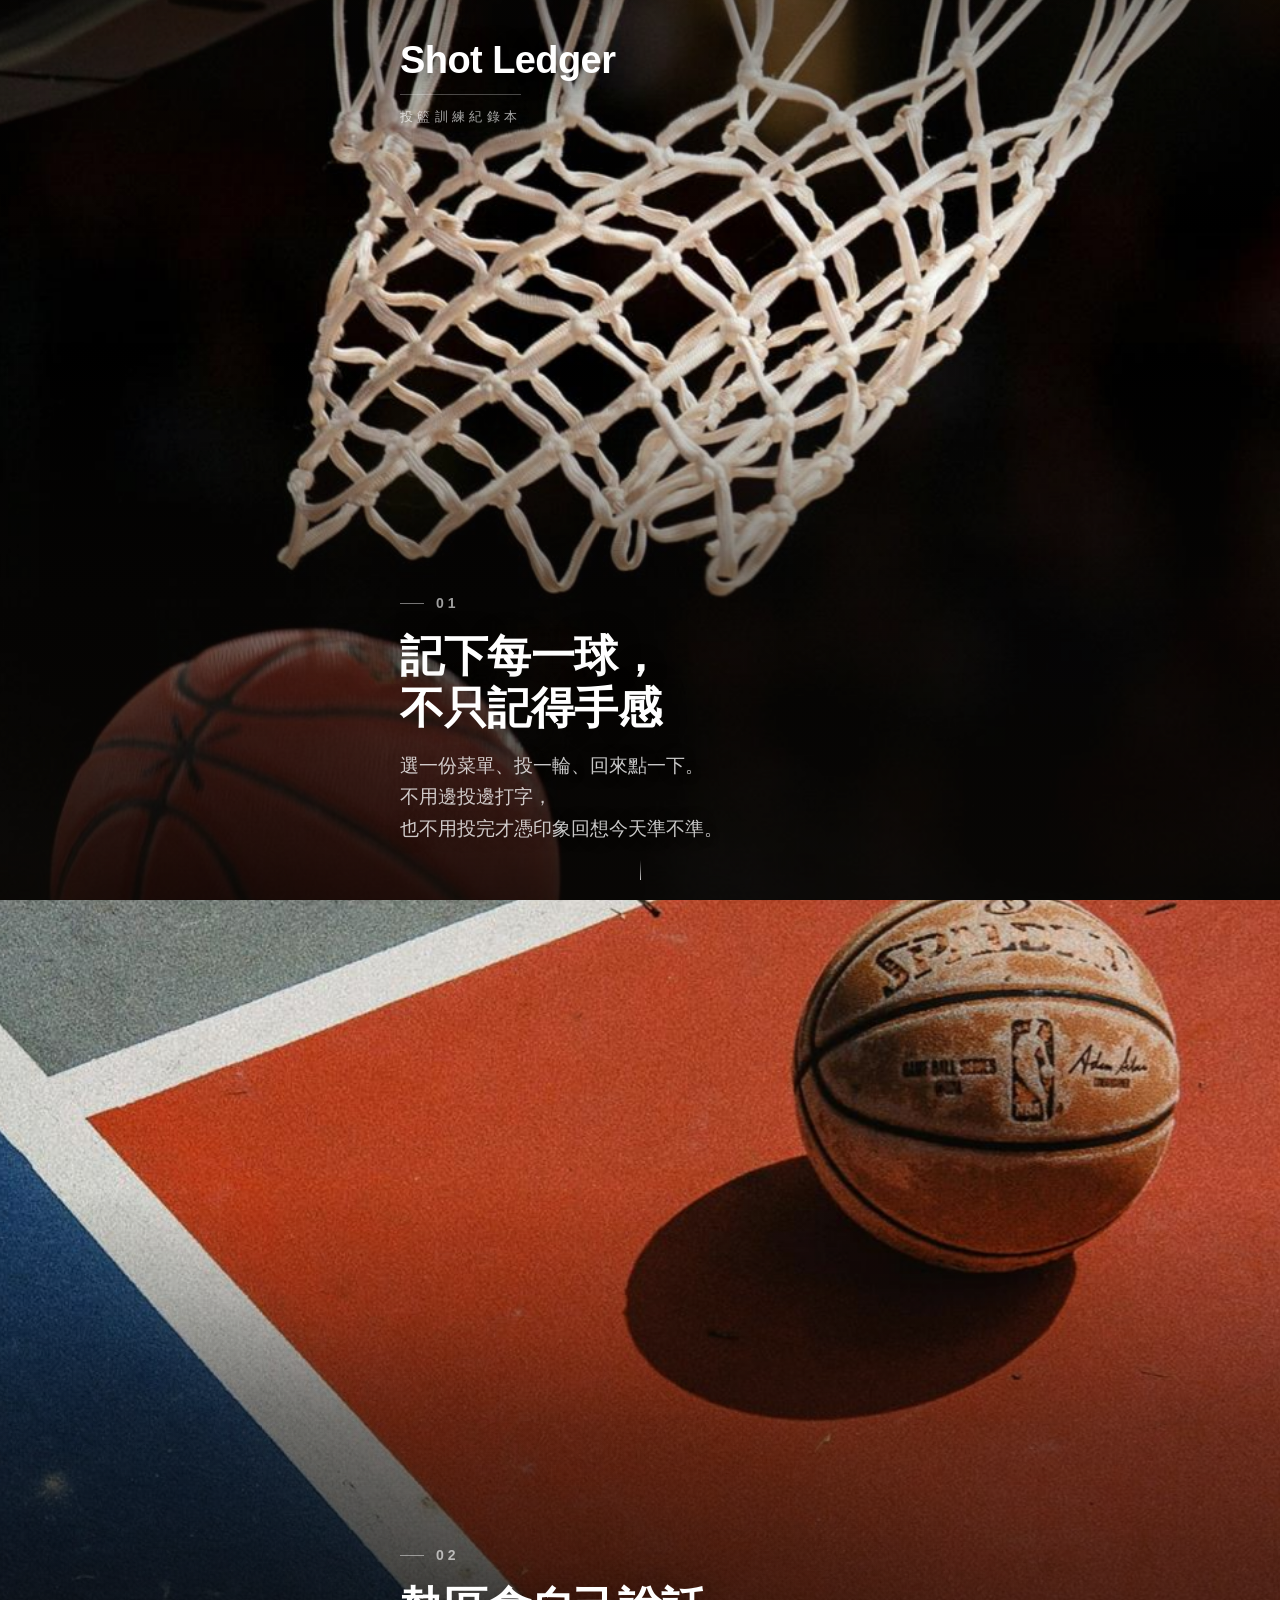
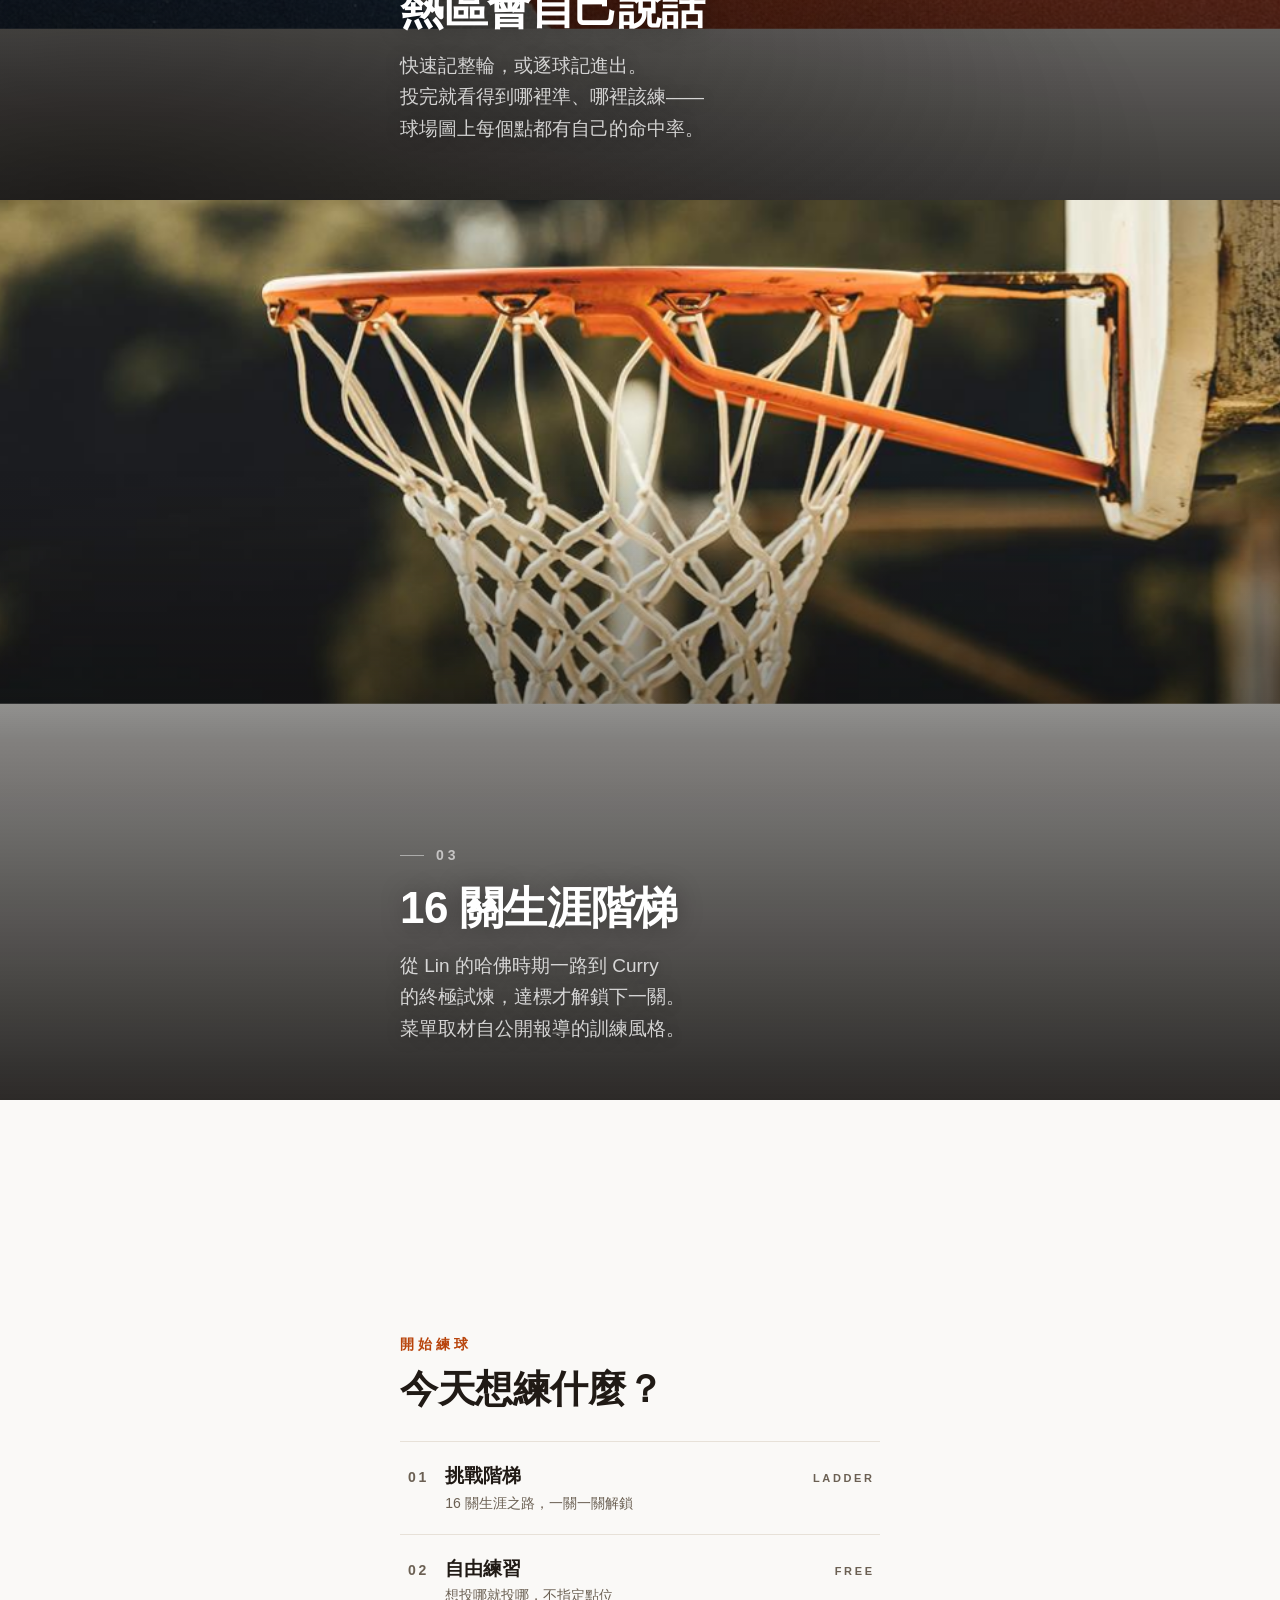
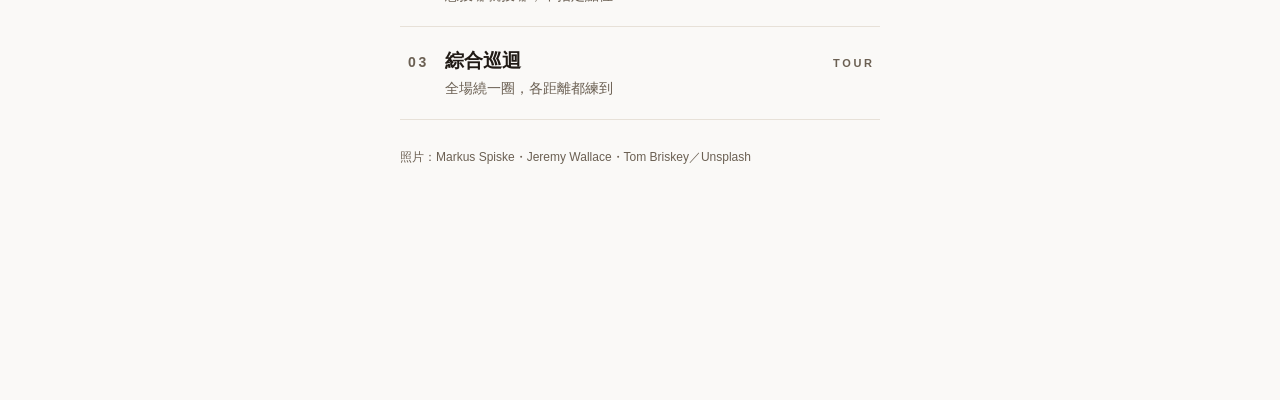
<file: index.html>
<!doctype html>
<html lang="zh-Hant">
<head>
<meta charset="UTF-8" />
<meta name="viewport" content="width=device-width, initial-scale=1, viewport-fit=cover" />
<!-- Google Search Console 擁有權驗證。不能改用 HTML 檔案驗證：Cloudflare Pages 對任何
     不存在的路徑都回 200 ＋ 整份 index.html，Google 抓 googleXXXX.html 會拿到首頁內容而判定失敗。 -->
<meta name="google-site-verification" content="8Ai9Y6CnrWmBXCcWTwJmlHZfSFZc_s8C88cYQx-z-wc" />
<title>Shot Ledger｜投籃紀錄</title>
<meta name="description" content="手機優先的投籃訓練紀錄工具：選模式、投一輪記一次、看熱區與命中率。" />
<meta name="theme-color" content="#FAF9F7" />
<meta property="og:title" content="Shot Ledger — 投籃訓練紀錄" />
<meta property="og:description" content="選一位射手挑戰，每輪回來點一下，破紀錄解鎖下一位。" />
<!-- 換圖時要換「檔名」不能只換內容：FB／LINE／X 的爬蟲是依 og:image 網址快取的，
     同名覆蓋在已分享過的連結上會繼續吃到舊圖。 -->
<meta property="og:image" content="https://shot-ledger.pages.dev/assets/og-v2.jpg" />
<meta property="og:image:width" content="1200" />
<meta property="og:image:height" content="630" />
<meta property="og:image:alt" content="夕陽逆光下，籃球正穿過籃框" />
<meta property="og:url" content="https://shot-ledger.pages.dev/" />
<meta property="og:type" content="website" />
<meta property="og:site_name" content="Shot Ledger" />
<meta property="og:locale" content="zh_TW" />
<meta name="twitter:card" content="summary_large_image" />
<meta name="twitter:title" content="Shot Ledger — 投籃訓練紀錄" />
<meta name="twitter:description" content="選一份菜單、投一輪、回來點一下。投完就看得到熱區與命中率。免安裝、免帳號。" />
<meta name="twitter:image" content="https://shot-ledger.pages.dev/assets/og-v2.jpg" />
<link rel="canonical" href="https://shot-ledger.pages.dev/" />
<link
  rel="icon"
  href="data:image/svg+xml,%3Csvg xmlns='http://www.w3.org/2000/svg' viewBox='0 0 64 64'%3E%3Cdefs%3E%3ClinearGradient id='t' x1='10' y1='52' x2='52' y2='38' gradientUnits='userSpaceOnUse'%3E%3Cstop offset='0' stop-color='%23FAF9F7' stop-opacity='.35'/%3E%3Cstop offset='1' stop-color='%23FAF9F7'/%3E%3C/linearGradient%3E%3CradialGradient id='g' cx='52' cy='38' r='14' gradientUnits='userSpaceOnUse'%3E%3Cstop offset='.45' stop-color='%23E8590C' stop-opacity='.5'/%3E%3Cstop offset='1' stop-color='%23E8590C' stop-opacity='0'/%3E%3C/radialGradient%3E%3C/defs%3E%3Crect x='2' y='2' width='60' height='60' rx='14' fill='%231F3A5F'/%3E%3Cpath d='M10 52Q31.6 0.7 54.4 36.7L49.6 39.3Q32.4 3.3 10 52Z' fill='url(%23t)'/%3E%3Ccircle cx='52' cy='38' r='14' fill='url(%23g)'/%3E%3Ccircle cx='52' cy='38' r='6.5' fill='%23E8590C'/%3E%3C/svg%3E"
/>
<link rel="manifest" href="manifest.webmanifest" />
<link rel="apple-touch-icon" href="assets/icon-192.png" />
<link rel="stylesheet" href="css/tokens.css" />
<link rel="stylesheet" href="css/app.css" />
<!-- 結構化資料寫死在初始 HTML（不用 JS 注入）：爬蟲要在第一次拿到的 HTML 裡就看到，
     不能等 app.js 執行完才補上。 -->
<script type="application/ld+json">
{
  "@context": "https://schema.org",
  "@type": "WebApplication",
  "name": "Shot Ledger",
  "alternateName": "投籃訓練紀錄",
  "url": "https://shot-ledger.pages.dev/",
  "description": "手機優先的投籃訓練紀錄工具：選模式、投一輪記一次、看熱區與命中率。免安裝、免帳號，資料存在裝置本機。",
  "applicationCategory": "SportsApplication",
  "operatingSystem": "Any",
  "browserRequirements": "需支援 JavaScript 的現代瀏覽器",
  "inLanguage": "zh-Hant",
  "isAccessibleForFree": true,
  "offers": { "@type": "Offer", "price": "0", "priceCurrency": "TWD" },
  "featureList": [
    "16 關生涯挑戰階梯",
    "自由練習與綜合巡迴模式",
    "球場熱區命中率圖",
    "離線可用（PWA）"
  ]
}
</script>
</head>
<body>
<div class="app-shell">
  <main id="view" class="app-main" role="main">
    <!-- 給不執行 JS 的爬蟲／使用者看的靜態摘要。app.js 掛載頁面時會整個覆寫 #view 的
         innerHTML，所以這段不用另外清除，JS 一跑起來就自然被換掉。 -->
    <noscript>
      <div style="padding: 24px; max-width: 640px; margin: 0 auto;">
        <h1>Shot Ledger — 投籃訓練紀錄</h1>
        <p>手機優先的投籃訓練紀錄工具：選一份菜單、投一輪、回來點一下。不用邊投邊打字，投完就看得到熱區與命中率。免安裝、免帳號，資料存在裝置本機。</p>
        <p>三種練習模式：</p>
        <ul>
          <li><strong>挑戰階梯</strong>：16 關生涯之路，一關一關解鎖，菜單取材自公開報導的訓練風格。</li>
          <li><strong>自由練習</strong>：想投哪就投哪，不指定點位。</li>
          <li><strong>綜合巡迴</strong>：全場繞一圈，各距離都練到。</li>
        </ul>
      </div>
    </noscript>
  </main>

  <nav class="tab-bar" id="tab-bar" aria-label="主要頁籤">
    <a href="#/train" class="tab-item" data-tab="train">
      <svg class="tab-item__icon" viewBox="0 0 24 24" fill="none" aria-hidden="true">
        <circle cx="12" cy="12" r="9" stroke="currentColor" stroke-width="2" />
        <path d="M3 12h18M12 3v18M6 6c3.2 3.2 3.2 12.6 0 15.8M18 6c-3.2 3.2-3.2 12.6 0 15.8" stroke="currentColor" stroke-width="2" stroke-linecap="round" />
      </svg>
      <span class="tab-item__label">練球</span>
    </a>
    <a href="#/stats" class="tab-item" data-tab="stats">
      <svg class="tab-item__icon" viewBox="0 0 24 24" fill="none" aria-hidden="true">
        <path d="M4 21V13M10 21V7M16 21V11M21 21H3" stroke="currentColor" stroke-width="2" stroke-linecap="round" stroke-linejoin="round" />
      </svg>
      <span class="tab-item__label">統計</span>
    </a>
    <a href="#/history" class="tab-item" data-tab="history">
      <svg class="tab-item__icon" viewBox="0 0 24 24" fill="none" aria-hidden="true">
        <path d="M4 5.5h16M4 12h16M4 18.5h10" stroke="currentColor" stroke-width="2" stroke-linecap="round" />
        <circle cx="4" cy="5.5" r="1.4" fill="currentColor" />
        <circle cx="4" cy="12" r="1.4" fill="currentColor" />
        <circle cx="4" cy="18.5" r="1.4" fill="currentColor" />
      </svg>
      <span class="tab-item__label">紀錄</span>
    </a>
    <a href="#/settings" class="tab-item" data-tab="settings">
      <span class="tab-item__icon-wrap">
        <svg class="tab-item__icon" viewBox="0 0 24 24" fill="none" aria-hidden="true">
          <circle cx="12" cy="12" r="3" stroke="currentColor" stroke-width="2" />
          <path d="M19.4 13.5a7.6 7.6 0 0 0 0-3l2-1.5-2-3.4-2.3.9a7.6 7.6 0 0 0-2.6-1.5L14 2h-4l-.5 2.4a7.6 7.6 0 0 0-2.6 1.5l-2.3-.9-2 3.4 2 1.5a7.6 7.6 0 0 0 0 3l-2 1.6 2 3.4 2.3-.9c.8.7 1.7 1.2 2.6 1.5L10 22h4l.5-2.4a7.6 7.6 0 0 0 2.6-1.5l2.3.9 2-3.4-2-1.6Z" stroke="currentColor" stroke-width="1.6" stroke-linejoin="round" />
        </svg>
        <span class="tab-item__dot" hidden></span>
      </span>
      <span class="tab-item__label">設定</span>
    </a>
  </nav>
</div>

<script type="module" src="js/app.js"></script>
</body>
</html>
</file>
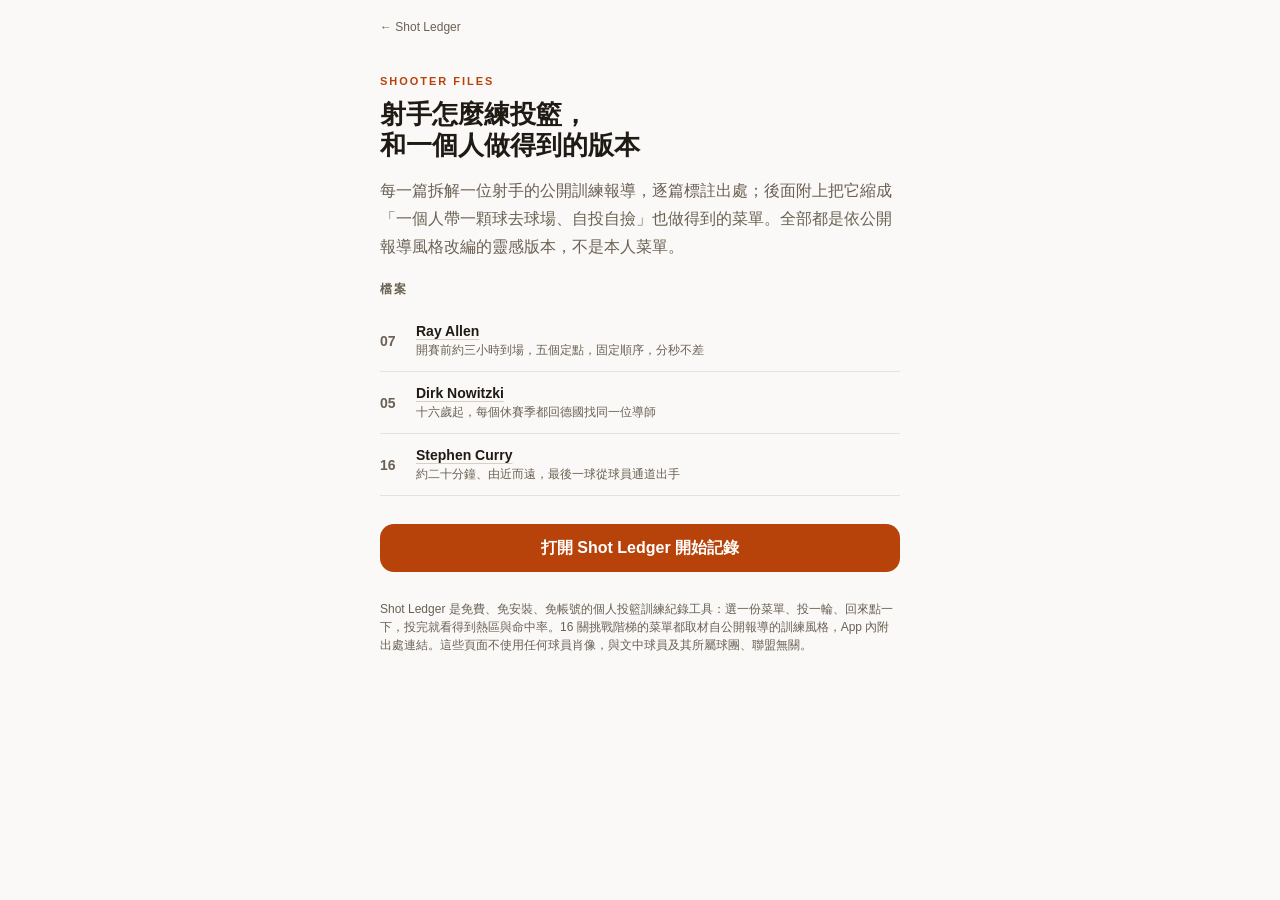
<file: stories/index.html>
<!doctype html>
<html lang="zh-Hant">
<head>
<meta charset="UTF-8" />
<meta name="viewport" content="width=device-width, initial-scale=1, viewport-fit=cover" />
<title>射手檔案｜NBA 射手怎麼練投籃，和一個人做得到的版本</title>
<meta name="description" content="Ray Allen、Dirk Nowitzki、Stephen Curry 的投籃訓練與賽前儀式，逐篇標註出處，並附上一個人在球場自投自撿做得到的改編版菜單。" />
<meta name="theme-color" content="#FAF9F7" />
<link rel="canonical" href="https://shot-ledger.pages.dev/stories/" />
<meta property="og:title" content="射手檔案｜NBA 射手怎麼練投籃，和一個人做得到的版本" />
<meta property="og:description" content="三位射手的訓練故事，逐篇標註出處，附一個人做得到的改編版菜單。" />
<meta property="og:image" content="https://shot-ledger.pages.dev/assets/og-v2.jpg" />
<meta property="og:url" content="https://shot-ledger.pages.dev/stories/" />
<meta property="og:type" content="website" />
<meta property="og:site_name" content="Shot Ledger" />
<meta property="og:locale" content="zh_TW" />
<meta name="twitter:card" content="summary_large_image" />
<link rel="stylesheet" href="../css/tokens.css" />
<link rel="stylesheet" href="../css/story.css" />
<script>
  try {
    var saved = JSON.parse(localStorage.getItem('shotledger_v1') || 'null');
    var pref = saved && saved.settings && saved.settings.theme;
    var dark = pref === 'dark' || (pref !== 'light' && matchMedia('(prefers-color-scheme: dark)').matches);
    document.documentElement.dataset.theme = dark ? 'dark' : 'light';
  } catch (e) {
    document.documentElement.dataset.theme = matchMedia('(prefers-color-scheme: dark)').matches ? 'dark' : 'light';
  }
</script>
<script type="application/ld+json">
{
  "@context": "https://schema.org",
  "@type": "CollectionPage",
  "name": "射手檔案",
  "description": "NBA 射手的投籃訓練與賽前儀式，附一個人做得到的改編版菜單。",
  "inLanguage": "zh-Hant",
  "url": "https://shot-ledger.pages.dev/stories/",
  "isPartOf": { "@type": "WebSite", "name": "Shot Ledger", "url": "https://shot-ledger.pages.dev/" }
}
</script>
</head>
<body>
<main class="story">
  <a class="story__back" href="../">← Shot Ledger</a>

  <header class="index-head">
    <p class="index-head__kicker">SHOOTER FILES</p>
    <h1 class="index-head__h1">射手怎麼練投籃，<br>和一個人做得到的版本</h1>
    <p class="index-head__lead">每一篇拆解一位射手的公開訓練報導，逐篇標註出處；後面附上把它縮成「一個人帶一顆球去球場、自投自撿」也做得到的菜單。全部都是依公開報導風格改編的靈感版本，不是本人菜單。</p>
  </header>

  <section class="others" style="margin-top:0">
    <p class="others__title">檔案</p>
    <div class="others__list">
      <a class="of" href="ray-allen">
        <span class="of__n">07</span>
        <span><span class="of__nm">Ray Allen</span><br><span class="of__fc">開賽前約三小時到場，五個定點，固定順序，分秒不差</span></span>
      </a>
      <a class="of" href="dirk-nowitzki">
        <span class="of__n">05</span>
        <span><span class="of__nm">Dirk Nowitzki</span><br><span class="of__fc">十六歲起，每個休賽季都回德國找同一位導師</span></span>
      </a>
      <a class="of" href="stephen-curry">
        <span class="of__n">16</span>
        <span><span class="of__nm">Stephen Curry</span><br><span class="of__fc">約二十分鐘、由近而遠，最後一球從球員通道出手</span></span>
      </a>
    </div>
  </section>

  <a class="cta" href="../">打開 Shot Ledger 開始記錄</a>

  <p class="index-note">Shot Ledger 是免費、免安裝、免帳號的個人投籃訓練紀錄工具：選一份菜單、投一輪、回來點一下，投完就看得到熱區與命中率。16 關挑戰階梯的菜單都取材自公開報導的訓練風格，App 內附出處連結。這些頁面不使用任何球員肖像，與文中球員及其所屬球團、聯盟無關。</p>
</main>
</body>
</html>
</file>
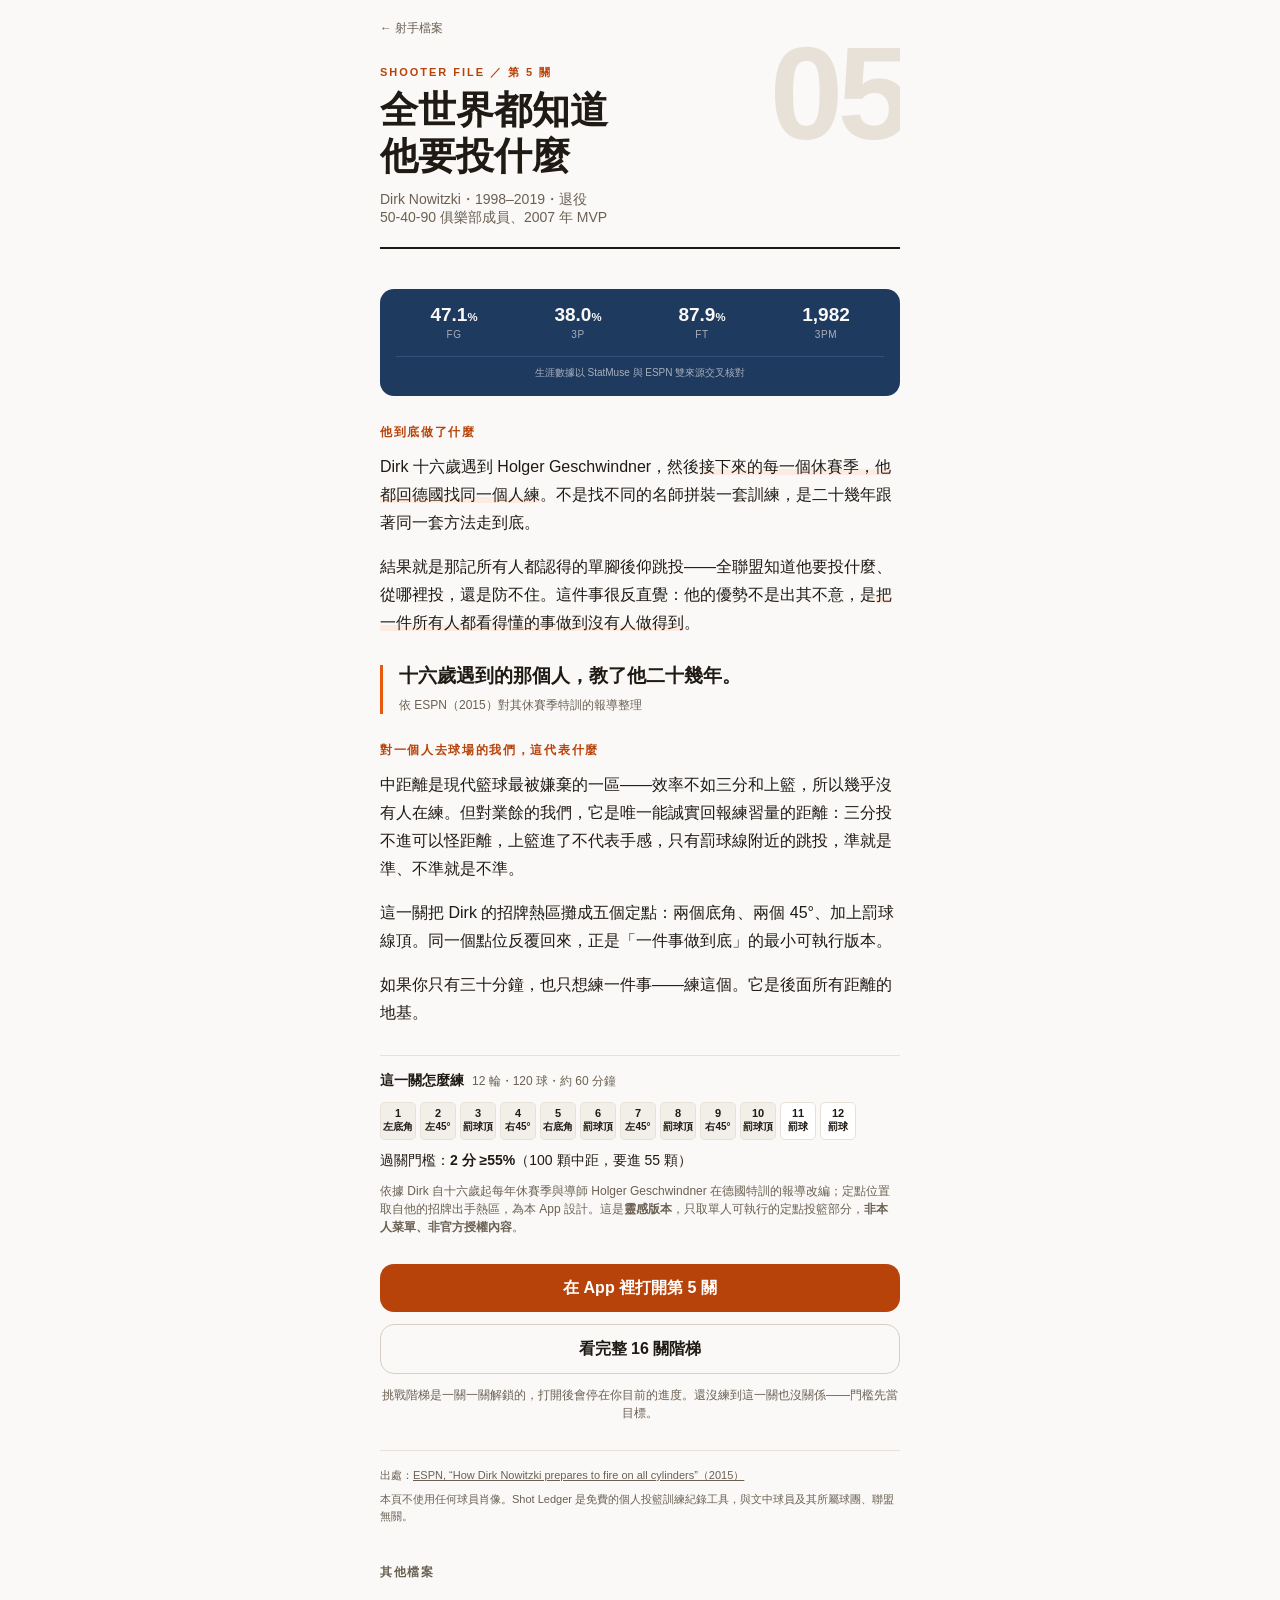
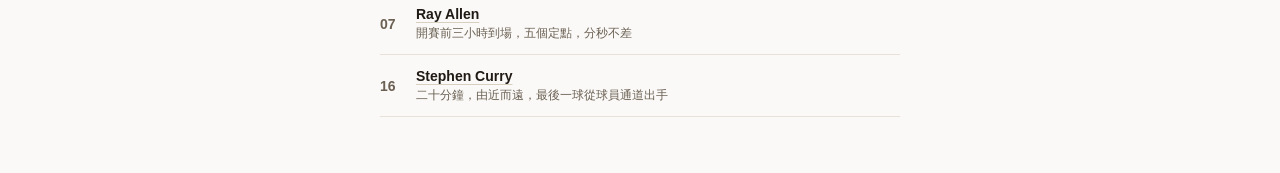
<file: stories/dirk-nowitzki.html>
<!doctype html>
<html lang="zh-Hant">
<head>
<meta charset="UTF-8" />
<meta name="viewport" content="width=device-width, initial-scale=1, viewport-fit=cover" />
<title>Dirk Nowitzki 的中距：十六歲起，每個休賽季飛回德國｜射手檔案</title>
<meta name="description" content="Dirk Nowitzki 從十六歲起，每個休賽季都回德國找同一位導師特訓。這篇拆解他的中距為什麼那麼難防，並附上一個人做得到的改編版菜單：12 輪 120 球，2 分 55% 過關。" />
<meta name="theme-color" content="#FAF9F7" />
<link rel="canonical" href="https://shot-ledger.pages.dev/stories/dirk-nowitzki" />
<meta property="og:title" content="Dirk Nowitzki 的中距：十六歲起，每個休賽季飛回德國" />
<meta property="og:description" content="全世界都知道他要投什麼，還是防不住。附一個人做得到的改編版中距菜單。" />
<meta property="og:image" content="https://shot-ledger.pages.dev/assets/og-v2.jpg" />
<meta property="og:url" content="https://shot-ledger.pages.dev/stories/dirk-nowitzki" />
<meta property="og:type" content="article" />
<meta property="og:site_name" content="Shot Ledger" />
<meta property="og:locale" content="zh_TW" />
<meta name="twitter:card" content="summary_large_image" />
<link rel="stylesheet" href="../css/tokens.css" />
<link rel="stylesheet" href="../css/story.css" />
<script>
  try {
    var saved = JSON.parse(localStorage.getItem('shotledger_v1') || 'null');
    var pref = saved && saved.settings && saved.settings.theme;
    var dark = pref === 'dark' || (pref !== 'light' && matchMedia('(prefers-color-scheme: dark)').matches);
    document.documentElement.dataset.theme = dark ? 'dark' : 'light';
  } catch (e) {
    document.documentElement.dataset.theme = matchMedia('(prefers-color-scheme: dark)').matches ? 'dark' : 'light';
  }
</script>
<script type="application/ld+json">
{
  "@context": "https://schema.org",
  "@type": "Article",
  "headline": "Dirk Nowitzki 的中距：十六歲起，每個休賽季飛回德國",
  "description": "拆解 Dirk Nowitzki 的中距訓練背景，並附上一個人在球場做得到的改編版定點菜單。",
  "inLanguage": "zh-Hant",
  "url": "https://shot-ledger.pages.dev/stories/dirk-nowitzki",
  "isPartOf": { "@type": "WebSite", "name": "Shot Ledger", "url": "https://shot-ledger.pages.dev/" },
  "about": { "@type": "Person", "name": "Dirk Nowitzki" }
}
</script>
</head>
<body>
<main class="story">
  <a class="story__back" href="./">← 射手檔案</a>

  <header class="masthead">
    <span class="masthead__bignum" aria-hidden="true">05</span>
    <p class="masthead__kicker">SHOOTER FILE ／ 第 5 關</p>
    <h1 class="masthead__name">全世界都知道<br>他要投什麼</h1>
    <p class="masthead__meta">Dirk Nowitzki・1998–2019・退役<br>50-40-90 俱樂部成員、2007 年 MVP</p>
    <div class="masthead__rule"></div>
  </header>

  <section class="statband">
    <div><p class="statband__num">47.1<small>%</small></p><p class="statband__lab">FG</p></div>
    <div><p class="statband__num">38.0<small>%</small></p><p class="statband__lab">3P</p></div>
    <div><p class="statband__num">87.9<small>%</small></p><p class="statband__lab">FT</p></div>
    <div><p class="statband__num">1,982</p><p class="statband__lab">3PM</p></div>
    <p class="statband__src">生涯數據以 StatMuse 與 ESPN 雙來源交叉核對</p>
  </section>

  <div class="prose">
    <section>
      <h2>他到底做了什麼</h2>
      <p>Dirk 十六歲遇到 Holger Geschwindner，然後<em>接下來的每一個休賽季，他都回德國找同一個人練</em>。不是找不同的名師拼裝一套訓練，是二十幾年跟著同一套方法走到底。</p>
      <p>結果就是那記所有人都認得的單腳後仰跳投——全聯盟知道他要投什麼、從哪裡投，還是防不住。這件事很反直覺：他的優勢不是出其不意，是<em>把一件所有人都看得懂的事做到沒有人做得到</em>。</p>
    </section>

    <div class="pull">十六歲遇到的那個人，教了他二十幾年。<span class="pull__who">依 ESPN（2015）對其休賽季特訓的報導整理</span></div>

    <section>
      <h2>對一個人去球場的我們，這代表什麼</h2>
      <p>中距離是現代籃球最被嫌棄的一區——效率不如三分和上籃，所以幾乎沒有人在練。但對業餘的我們，它是唯一能誠實回報練習量的距離：三分投不進可以怪距離，上籃進了不代表手感，只有罰球線附近的跳投，準就是準、不準就是不準。</p>
      <p>這一關把 Dirk 的招牌熱區攤成五個定點：兩個底角、兩個 45°、加上罰球線頂。同一個點位反覆回來，正是「一件事做到底」的最小可執行版本。</p>
      <p>如果你只有三十分鐘，也只想練一件事——練這個。它是後面所有距離的地基。</p>
    </section>
  </div>

  <section class="menu">
    <div class="menu__head">
      <h2 class="menu__title">這一關怎麼練</h2>
      <span class="menu__sub">12 輪・120 球・約 60 分鐘</span>
    </div>
    <div class="menu__rounds">
      <span class="rd"><b>1</b>左底角</span>
      <span class="rd"><b>2</b>左45°</span>
      <span class="rd"><b>3</b>罰球頂</span>
      <span class="rd"><b>4</b>右45°</span>
      <span class="rd"><b>5</b>右底角</span>
      <span class="rd"><b>6</b>罰球頂</span>
      <span class="rd"><b>7</b>左45°</span>
      <span class="rd"><b>8</b>罰球頂</span>
      <span class="rd"><b>9</b>右45°</span>
      <span class="rd"><b>10</b>罰球頂</span>
      <span class="rd rd--ft"><b>11</b>罰球</span>
      <span class="rd rd--ft"><b>12</b>罰球</span>
    </div>
    <p class="menu__gate">過關門檻：<strong>2 分 ≥55%</strong>（100 顆中距，要進 55 顆）</p>
    <p class="menu__note">依據 Dirk 自十六歲起每年休賽季與導師 Holger Geschwindner 在德國特訓的報導改編；定點位置取自他的招牌出手熱區，為本 App 設計。這是<strong>靈感版本</strong>，只取單人可執行的定點投籃部分，<strong>非本人菜單、非官方授權內容</strong>。</p>
  </section>

  <a class="cta" href="../#/train?tier=dirk">在 App 裡打開第 5 關</a>
  <a class="cta cta--ghost" href="../">看完整 16 關階梯</a>
  <p class="cta-note">挑戰階梯是一關一關解鎖的，打開後會停在你目前的進度。還沒練到這一關也沒關係——門檻先當目標。</p>

  <div class="foot">
    <p>出處：<a href="https://www.espn.com/nba/story/_/id/13893319/how-dirk-nowitzki-prepares-fire-all-cylinders" target="_blank" rel="noopener">ESPN, “How Dirk Nowitzki prepares to fire on all cylinders”（2015）</a></p>
    <p>本頁不使用任何球員肖像。Shot Ledger 是免費的個人投籃訓練紀錄工具，與文中球員及其所屬球團、聯盟無關。</p>
  </div>

  <section class="others">
    <p class="others__title">其他檔案</p>
    <div class="others__list">
      <a class="of" href="ray-allen">
        <span class="of__n">07</span>
        <span><span class="of__nm">Ray Allen</span><br><span class="of__fc">開賽前三小時到場，五個定點，分秒不差</span></span>
      </a>
      <a class="of" href="stephen-curry">
        <span class="of__n">16</span>
        <span><span class="of__nm">Stephen Curry</span><br><span class="of__fc">二十分鐘，由近而遠，最後一球從球員通道出手</span></span>
      </a>
    </div>
  </section>
</main>
</body>
</html>
</file>
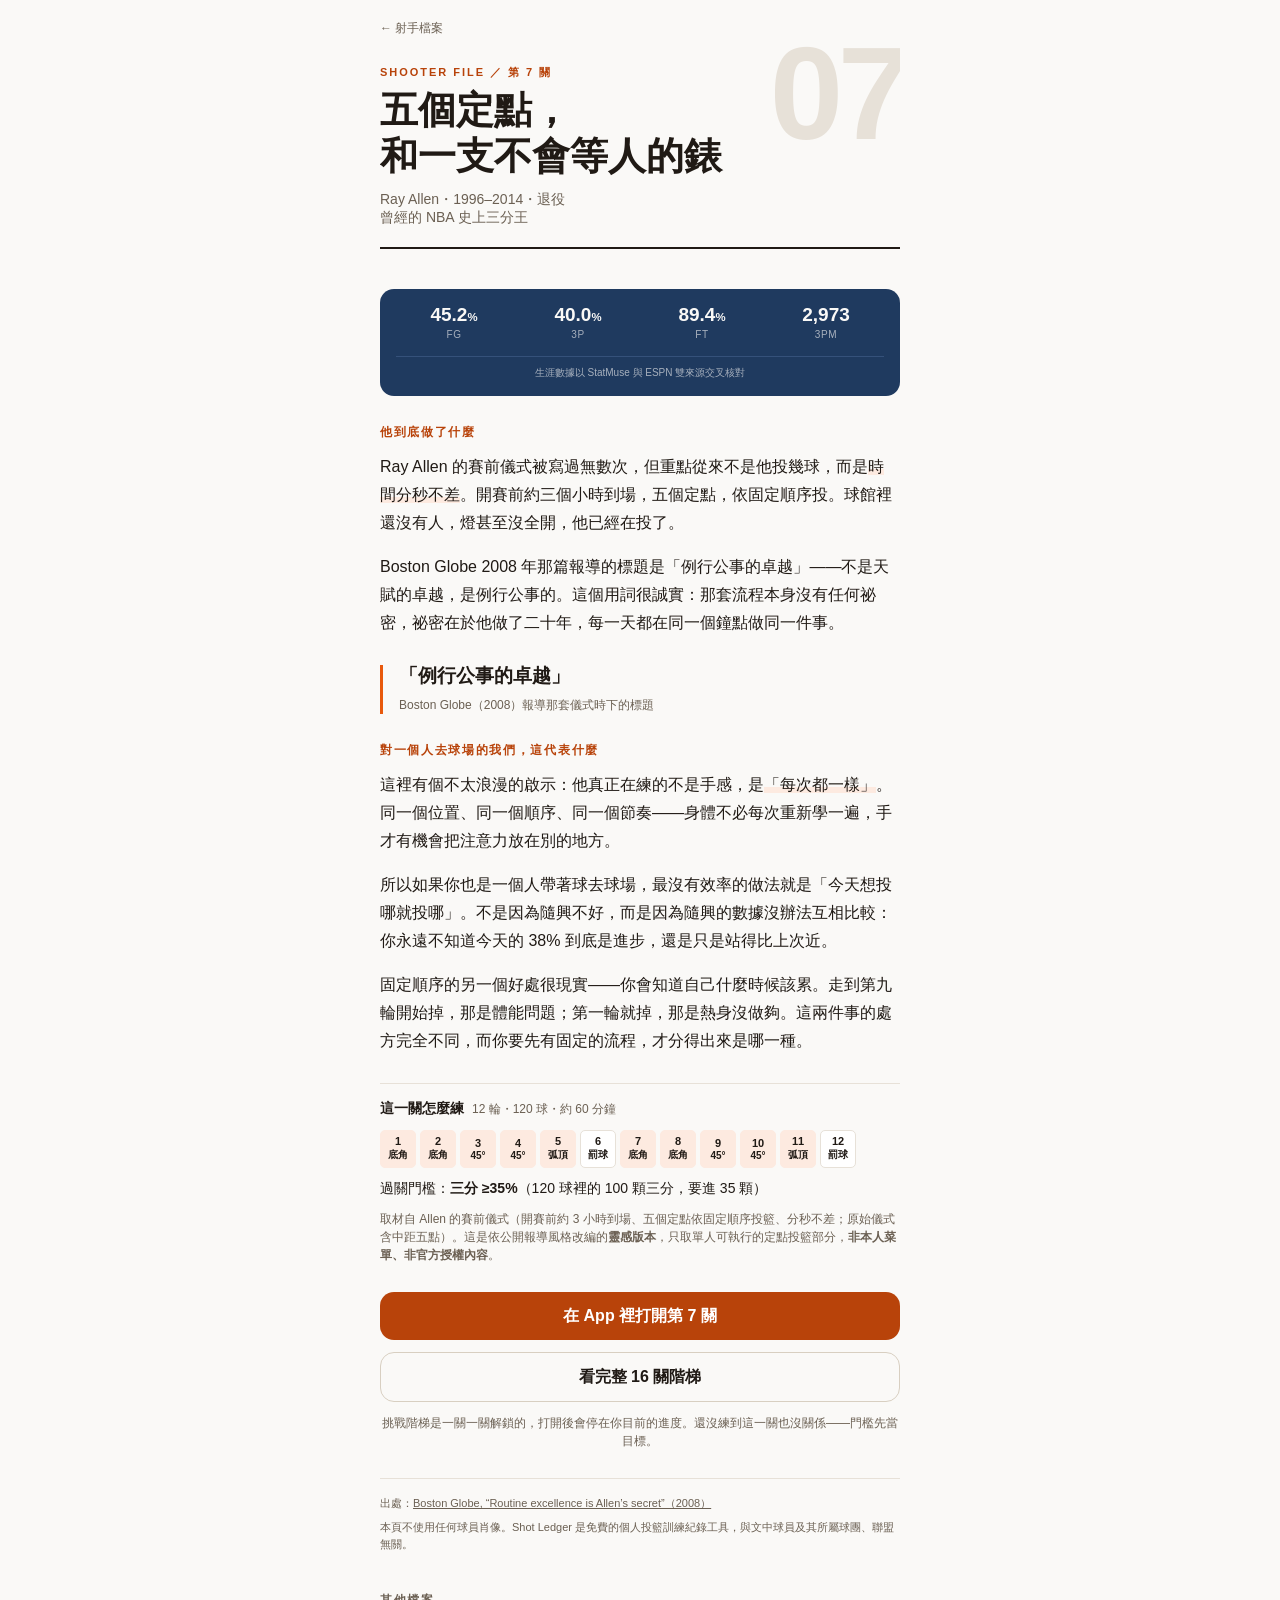
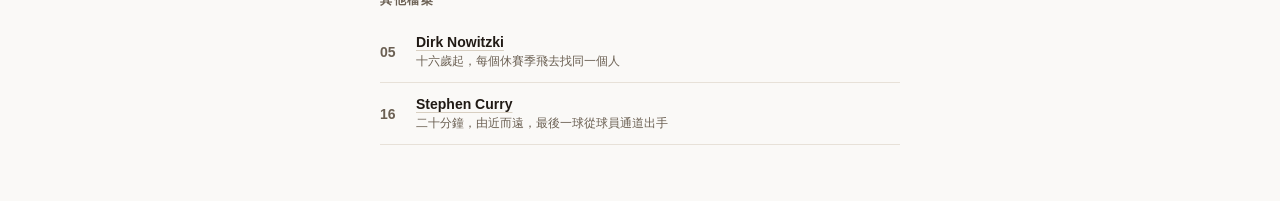
<file: stories/ray-allen.html>
<!doctype html>
<html lang="zh-Hant">
<head>
<meta charset="UTF-8" />
<meta name="viewport" content="width=device-width, initial-scale=1, viewport-fit=cover" />
<title>Ray Allen 的賽前儀式：五個定點、固定順序、分秒不差｜射手檔案</title>
<meta name="description" content="Ray Allen 開賽前約三小時到場，五個定點依固定順序投籃、分秒不差。這篇拆解那套儀式，並附上一個人在球場做得到的改編版菜單：12 輪 120 球，三分 35% 過關。" />
<meta name="theme-color" content="#FAF9F7" />
<link rel="canonical" href="https://shot-ledger.pages.dev/stories/ray-allen" />
<meta property="og:title" content="Ray Allen 的賽前儀式：五個定點、固定順序、分秒不差" />
<meta property="og:description" content="他真正練的不是手感，是「每次都一樣」。附一個人做得到的改編版菜單。" />
<meta property="og:image" content="https://shot-ledger.pages.dev/assets/og-v2.jpg" />
<meta property="og:url" content="https://shot-ledger.pages.dev/stories/ray-allen" />
<meta property="og:type" content="article" />
<meta property="og:site_name" content="Shot Ledger" />
<meta property="og:locale" content="zh_TW" />
<meta name="twitter:card" content="summary_large_image" />
<link rel="stylesheet" href="../css/tokens.css" />
<link rel="stylesheet" href="../css/story.css" />
<script>
  // 深色模式：靜態頁沒有 app.js，這裡自己決定 data-theme——先讀 App 存在
  // localStorage 的偏好（同源，讀得到），沒有或壞掉就跟系統。放在 <head> 同步執行，
  // 避免先畫淺色再跳深色。
  try {
    var saved = JSON.parse(localStorage.getItem('shotledger_v1') || 'null');
    var pref = saved && saved.settings && saved.settings.theme;
    var dark = pref === 'dark' || (pref !== 'light' && matchMedia('(prefers-color-scheme: dark)').matches);
    document.documentElement.dataset.theme = dark ? 'dark' : 'light';
  } catch (e) {
    document.documentElement.dataset.theme = matchMedia('(prefers-color-scheme: dark)').matches ? 'dark' : 'light';
  }
</script>
<script type="application/ld+json">
{
  "@context": "https://schema.org",
  "@type": "Article",
  "headline": "Ray Allen 的賽前儀式：五個定點、固定順序、分秒不差",
  "description": "拆解 Ray Allen 的賽前投籃儀式，並附上一個人在球場做得到的改編版定點菜單。",
  "inLanguage": "zh-Hant",
  "url": "https://shot-ledger.pages.dev/stories/ray-allen",
  "isPartOf": { "@type": "WebSite", "name": "Shot Ledger", "url": "https://shot-ledger.pages.dev/" },
  "about": { "@type": "Person", "name": "Ray Allen" }
}
</script>
</head>
<body>
<main class="story">
  <a class="story__back" href="./">← 射手檔案</a>

  <header class="masthead">
    <span class="masthead__bignum" aria-hidden="true">07</span>
    <p class="masthead__kicker">SHOOTER FILE ／ 第 7 關</p>
    <h1 class="masthead__name">五個定點，<br>和一支不會等人的錶</h1>
    <p class="masthead__meta">Ray Allen・1996–2014・退役<br>曾經的 NBA 史上三分王</p>
    <div class="masthead__rule"></div>
  </header>

  <section class="statband">
    <div><p class="statband__num">45.2<small>%</small></p><p class="statband__lab">FG</p></div>
    <div><p class="statband__num">40.0<small>%</small></p><p class="statband__lab">3P</p></div>
    <div><p class="statband__num">89.4<small>%</small></p><p class="statband__lab">FT</p></div>
    <div><p class="statband__num">2,973</p><p class="statband__lab">3PM</p></div>
    <p class="statband__src">生涯數據以 StatMuse 與 ESPN 雙來源交叉核對</p>
  </section>

  <div class="prose">
    <section>
      <h2>他到底做了什麼</h2>
      <p>Ray Allen 的賽前儀式被寫過無數次，但重點從來不是他投幾球，而是<em>時間分秒不差</em>。開賽前約三個小時到場，五個定點，依固定順序投。球館裡還沒有人，燈甚至沒全開，他已經在投了。</p>
      <p>Boston Globe 2008 年那篇報導的標題是「例行公事的卓越」——不是天賦的卓越，是例行公事的。這個用詞很誠實：那套流程本身沒有任何祕密，祕密在於他做了二十年，每一天都在同一個鐘點做同一件事。</p>
    </section>

    <div class="pull">「例行公事的卓越」<span class="pull__who">Boston Globe（2008）報導那套儀式時下的標題</span></div>

    <section>
      <h2>對一個人去球場的我們，這代表什麼</h2>
      <p>這裡有個不太浪漫的啟示：他真正在練的不是手感，是<em>「每次都一樣」</em>。同一個位置、同一個順序、同一個節奏——身體不必每次重新學一遍，手才有機會把注意力放在別的地方。</p>
      <p>所以如果你也是一個人帶著球去球場，最沒有效率的做法就是「今天想投哪就投哪」。不是因為隨興不好，而是因為隨興的數據沒辦法互相比較：你永遠不知道今天的 38% 到底是進步，還是只是站得比上次近。</p>
      <p>固定順序的另一個好處很現實——你會知道自己什麼時候該累。走到第九輪開始掉，那是體能問題；第一輪就掉，那是熱身沒做夠。這兩件事的處方完全不同，而你要先有固定的流程，才分得出來是哪一種。</p>
    </section>
  </div>

  <section class="menu">
    <div class="menu__head">
      <h2 class="menu__title">這一關怎麼練</h2>
      <span class="menu__sub">12 輪・120 球・約 60 分鐘</span>
    </div>
    <div class="menu__rounds">
      <span class="rd rd--three"><b>1</b>底角</span>
      <span class="rd rd--three"><b>2</b>底角</span>
      <span class="rd rd--three"><b>3</b>45°</span>
      <span class="rd rd--three"><b>4</b>45°</span>
      <span class="rd rd--three"><b>5</b>弧頂</span>
      <span class="rd rd--ft"><b>6</b>罰球</span>
      <span class="rd rd--three"><b>7</b>底角</span>
      <span class="rd rd--three"><b>8</b>底角</span>
      <span class="rd rd--three"><b>9</b>45°</span>
      <span class="rd rd--three"><b>10</b>45°</span>
      <span class="rd rd--three"><b>11</b>弧頂</span>
      <span class="rd rd--ft"><b>12</b>罰球</span>
    </div>
    <p class="menu__gate">過關門檻：<strong>三分 ≥35%</strong>（120 球裡的 100 顆三分，要進 35 顆）</p>
    <p class="menu__note">取材自 Allen 的賽前儀式（開賽前約 3 小時到場、五個定點依固定順序投籃、分秒不差；原始儀式含中距五點）。這是依公開報導風格改編的<strong>靈感版本</strong>，只取單人可執行的定點投籃部分，<strong>非本人菜單、非官方授權內容</strong>。</p>
  </section>

  <a class="cta" href="../#/train?tier=allen">在 App 裡打開第 7 關</a>
  <a class="cta cta--ghost" href="../">看完整 16 關階梯</a>
  <p class="cta-note">挑戰階梯是一關一關解鎖的，打開後會停在你目前的進度。還沒練到這一關也沒關係——門檻先當目標。</p>

  <div class="foot">
    <p>出處：<a href="http://archive.boston.com/sports/articles/2008/04/20/routine_excellence_is_allens_secret/" target="_blank" rel="noopener">Boston Globe, “Routine excellence is Allen’s secret”（2008）</a></p>
    <p>本頁不使用任何球員肖像。Shot Ledger 是免費的個人投籃訓練紀錄工具，與文中球員及其所屬球團、聯盟無關。</p>
  </div>

  <section class="others">
    <p class="others__title">其他檔案</p>
    <div class="others__list">
      <a class="of" href="dirk-nowitzki">
        <span class="of__n">05</span>
        <span><span class="of__nm">Dirk Nowitzki</span><br><span class="of__fc">十六歲起，每個休賽季飛去找同一個人</span></span>
      </a>
      <a class="of" href="stephen-curry">
        <span class="of__n">16</span>
        <span><span class="of__nm">Stephen Curry</span><br><span class="of__fc">二十分鐘，由近而遠，最後一球從球員通道出手</span></span>
      </a>
    </div>
  </section>
</main>
</body>
</html>
</file>
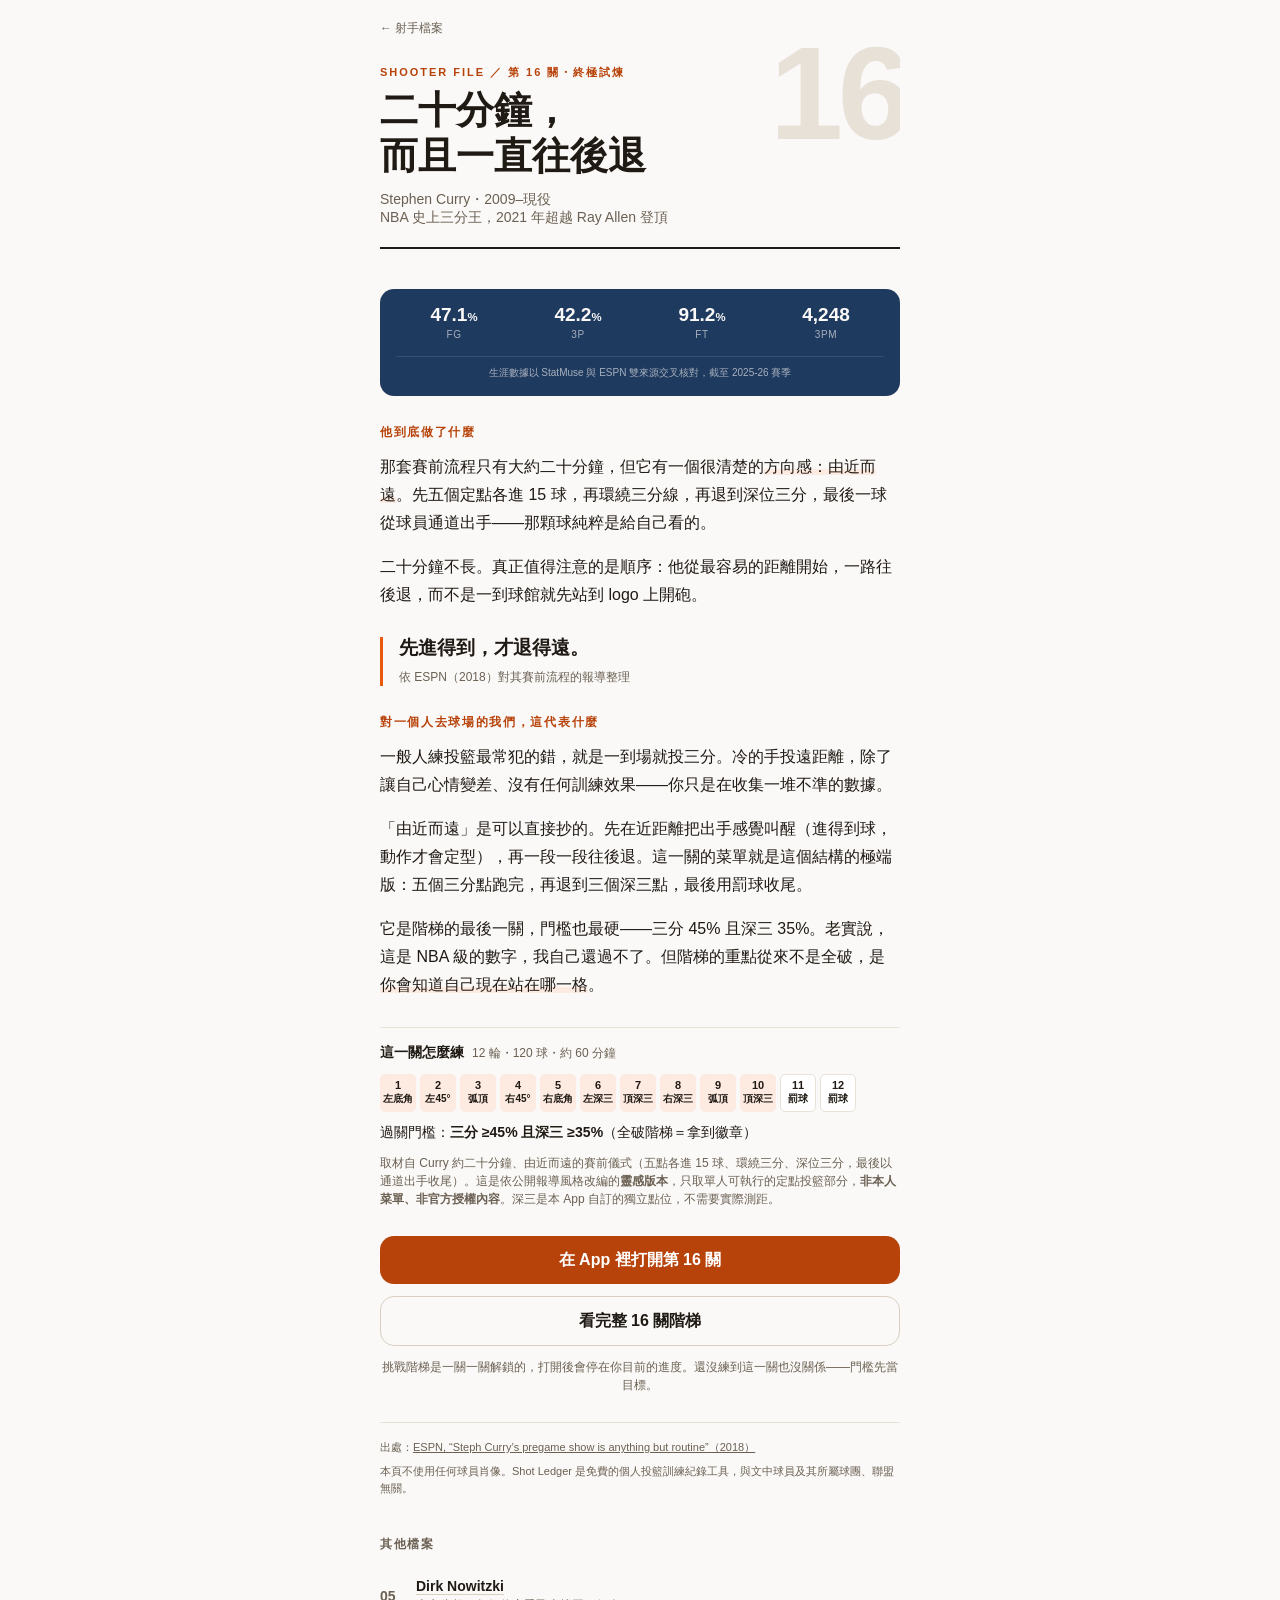
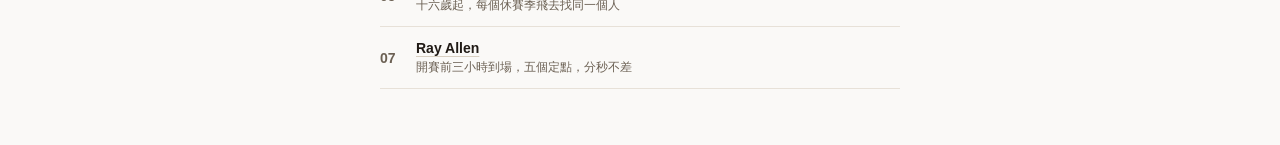
<file: stories/stephen-curry.html>
<!doctype html>
<html lang="zh-Hant">
<head>
<meta charset="UTF-8" />
<meta name="viewport" content="width=device-width, initial-scale=1, viewport-fit=cover" />
<title>Curry 的賽前二十分鐘：由近而遠，最後一球從球員通道出手｜射手檔案</title>
<meta name="description" content="Stephen Curry 的賽前儀式約二十分鐘：五個定點各進 15 球、環繞三分、深位三分，最後在球員通道出手。這篇拆解那套流程，並附上一個人做得到的改編版菜單：三分 45% 且深三 35% 過關。" />
<meta name="theme-color" content="#FAF9F7" />
<link rel="canonical" href="https://shot-ledger.pages.dev/stories/stephen-curry" />
<meta property="og:title" content="Curry 的賽前二十分鐘：由近而遠，最後一球從球員通道出手" />
<meta property="og:description" content="他的熱身有一個明確的方向感：由近而遠。附一個人做得到的改編版菜單。" />
<meta property="og:image" content="https://shot-ledger.pages.dev/assets/og-v2.jpg" />
<meta property="og:url" content="https://shot-ledger.pages.dev/stories/stephen-curry" />
<meta property="og:type" content="article" />
<meta property="og:site_name" content="Shot Ledger" />
<meta property="og:locale" content="zh_TW" />
<meta name="twitter:card" content="summary_large_image" />
<link rel="stylesheet" href="../css/tokens.css" />
<link rel="stylesheet" href="../css/story.css" />
<script>
  try {
    var saved = JSON.parse(localStorage.getItem('shotledger_v1') || 'null');
    var pref = saved && saved.settings && saved.settings.theme;
    var dark = pref === 'dark' || (pref !== 'light' && matchMedia('(prefers-color-scheme: dark)').matches);
    document.documentElement.dataset.theme = dark ? 'dark' : 'light';
  } catch (e) {
    document.documentElement.dataset.theme = matchMedia('(prefers-color-scheme: dark)').matches ? 'dark' : 'light';
  }
</script>
<script type="application/ld+json">
{
  "@context": "https://schema.org",
  "@type": "Article",
  "headline": "Curry 的賽前二十分鐘：由近而遠，最後一球從球員通道出手",
  "description": "拆解 Stephen Curry 的賽前投籃儀式，並附上一個人在球場做得到的改編版定點菜單。",
  "inLanguage": "zh-Hant",
  "url": "https://shot-ledger.pages.dev/stories/stephen-curry",
  "isPartOf": { "@type": "WebSite", "name": "Shot Ledger", "url": "https://shot-ledger.pages.dev/" },
  "about": { "@type": "Person", "name": "Stephen Curry" }
}
</script>
</head>
<body>
<main class="story">
  <a class="story__back" href="./">← 射手檔案</a>

  <header class="masthead">
    <span class="masthead__bignum" aria-hidden="true">16</span>
    <p class="masthead__kicker">SHOOTER FILE ／ 第 16 關・終極試煉</p>
    <h1 class="masthead__name">二十分鐘，<br>而且一直往後退</h1>
    <p class="masthead__meta">Stephen Curry・2009–現役<br>NBA 史上三分王，2021 年超越 Ray Allen 登頂</p>
    <div class="masthead__rule"></div>
  </header>

  <section class="statband">
    <div><p class="statband__num">47.1<small>%</small></p><p class="statband__lab">FG</p></div>
    <div><p class="statband__num">42.2<small>%</small></p><p class="statband__lab">3P</p></div>
    <div><p class="statband__num">91.2<small>%</small></p><p class="statband__lab">FT</p></div>
    <div><p class="statband__num">4,248</p><p class="statband__lab">3PM</p></div>
    <p class="statband__src">生涯數據以 StatMuse 與 ESPN 雙來源交叉核對，截至 2025-26 賽季</p>
  </section>

  <div class="prose">
    <section>
      <h2>他到底做了什麼</h2>
      <p>那套賽前流程只有大約二十分鐘，但它有一個很清楚的<em>方向感：由近而遠</em>。先五個定點各進 15 球，再環繞三分線，再退到深位三分，最後一球從球員通道出手——那顆球純粹是給自己看的。</p>
      <p>二十分鐘不長。真正值得注意的是順序：他從最容易的距離開始，一路往後退，而不是一到球館就先站到 logo 上開砲。</p>
    </section>

    <div class="pull">先進得到，才退得遠。<span class="pull__who">依 ESPN（2018）對其賽前流程的報導整理</span></div>

    <section>
      <h2>對一個人去球場的我們，這代表什麼</h2>
      <p>一般人練投籃最常犯的錯，就是一到場就投三分。冷的手投遠距離，除了讓自己心情變差、沒有任何訓練效果——你只是在收集一堆不準的數據。</p>
      <p>「由近而遠」是可以直接抄的。先在近距離把出手感覺叫醒（進得到球，動作才會定型），再一段一段往後退。這一關的菜單就是這個結構的極端版：五個三分點跑完，再退到三個深三點，最後用罰球收尾。</p>
      <p>它是階梯的最後一關，門檻也最硬——三分 45% 且深三 35%。老實說，這是 NBA 級的數字，我自己還過不了。但階梯的重點從來不是全破，是<em>你會知道自己現在站在哪一格</em>。</p>
    </section>
  </div>

  <section class="menu">
    <div class="menu__head">
      <h2 class="menu__title">這一關怎麼練</h2>
      <span class="menu__sub">12 輪・120 球・約 60 分鐘</span>
    </div>
    <div class="menu__rounds">
      <span class="rd rd--three"><b>1</b>左底角</span>
      <span class="rd rd--three"><b>2</b>左45°</span>
      <span class="rd rd--three"><b>3</b>弧頂</span>
      <span class="rd rd--three"><b>4</b>右45°</span>
      <span class="rd rd--three"><b>5</b>右底角</span>
      <span class="rd rd--three"><b>6</b>左深三</span>
      <span class="rd rd--three"><b>7</b>頂深三</span>
      <span class="rd rd--three"><b>8</b>右深三</span>
      <span class="rd rd--three"><b>9</b>弧頂</span>
      <span class="rd rd--three"><b>10</b>頂深三</span>
      <span class="rd rd--ft"><b>11</b>罰球</span>
      <span class="rd rd--ft"><b>12</b>罰球</span>
    </div>
    <p class="menu__gate">過關門檻：<strong>三分 ≥45% 且深三 ≥35%</strong>（全破階梯＝拿到徽章）</p>
    <p class="menu__note">取材自 Curry 約二十分鐘、由近而遠的賽前儀式（五點各進 15 球、環繞三分、深位三分，最後以通道出手收尾）。這是依公開報導風格改編的<strong>靈感版本</strong>，只取單人可執行的定點投籃部分，<strong>非本人菜單、非官方授權內容</strong>。深三是本 App 自訂的獨立點位，不需要實際測距。</p>
  </section>

  <a class="cta" href="../#/train?tier=curry">在 App 裡打開第 16 關</a>
  <a class="cta cta--ghost" href="../">看完整 16 關階梯</a>
  <p class="cta-note">挑戰階梯是一關一關解鎖的，打開後會停在你目前的進度。還沒練到這一關也沒關係——門檻先當目標。</p>

  <div class="foot">
    <p>出處：<a href="https://www.espn.com/nba/story/_/id/22215844/steph-curry-pregame-show-anything-routine" target="_blank" rel="noopener">ESPN, “Steph Curry’s pregame show is anything but routine”（2018）</a></p>
    <p>本頁不使用任何球員肖像。Shot Ledger 是免費的個人投籃訓練紀錄工具，與文中球員及其所屬球團、聯盟無關。</p>
  </div>

  <section class="others">
    <p class="others__title">其他檔案</p>
    <div class="others__list">
      <a class="of" href="dirk-nowitzki">
        <span class="of__n">05</span>
        <span><span class="of__nm">Dirk Nowitzki</span><br><span class="of__fc">十六歲起，每個休賽季飛去找同一個人</span></span>
      </a>
      <a class="of" href="ray-allen">
        <span class="of__n">07</span>
        <span><span class="of__nm">Ray Allen</span><br><span class="of__fc">開賽前三小時到場，五個定點，分秒不差</span></span>
      </a>
    </div>
  </section>
</main>
</body>
</html>
</file>
<file: css/tokens.css>
/* css/tokens.css — 設計變數：色彩 / 字級 / 間距 / 圓角 / 陰影 */

:root {
  /* ---- 色彩：籃球橘 accent + 暖灰底 + 深炭文字 ---- */
  --color-accent: #E8590C;
  --color-accent-dark: #B8430A;
  --color-accent-tint: #FDEAE0;
  --color-accent-contrast: #FFFFFF; /* @deprecated：改用 --color-on-fill（見下方說明） */

  /* ---- 飽和色塊上的文字（SPEC_M18）----
   * 起因：--color-accent 配白字只有 3.58:1、深色模式的 success／danger 配白字更低到
   * 2.0〜2.9，全都低於 AA 小字的 4.5。這不是某顆按鈕的問題，是「文字壓在飽和色塊上」
   * 這個模式的問題，所以修在 token 層。
   *
   * 兩個主題的正解本來就不同，不要硬求一致：
   * - 淺色模式：色塊維持深色、文字用白（--color-fill-accent 比 accent 壓深一階，
   *   白字才站得住；success／danger 本身就夠深，直接配白字）。
   * - 深色模式：暗底需要亮色塊（亮橘才看得出是 accent），所以色塊維持亮、文字改近黑。
   *
   * 用法：凡是「飽和色當底＋上面有字」的控制項，底色用 --color-fill-accent（accent 系）
   * 或原本的 success／danger，文字一律用 --color-on-fill。純色塊（進度條、熱力格、
   * pip）沒有文字，不受此規範。
   */
  --color-fill-accent: #B8430A;
  --color-on-fill: #FFFFFF;
  /* accent 當「文字色」用時的值。淺色底要壓深（#E8590C 在白底只有 3.4:1），
     深色底則要提亮（#B8430A 壓在 sunken 上只有 4.28:1）——同一顆 accent 在兩個
     主題當文字的正解剛好相反，所以獨立成一顆 token，不要就地寫 accent-dark。 */
  --color-accent-text: #B8430A;

  --color-bg: #FAF9F7;
  --color-surface: #FFFFFF;
  --color-surface-sunken: #F2EFE9;
  --color-border: #E7E1D8;
  --color-border-strong: #D8CFC1;

  --color-text: #201A15;
  --color-text-muted: #6B6053;
  /* --color-text-faint 只准用在「純裝飾」：圖示、分隔符、虛線框，以及 ≥24px 的大字
   * （SPEC_M18 §5，2026-07-30 定案）。
   * 原因：它在淺色底只有 3.26〜3.43:1，AA 小字要 4.5——凡是承載資訊的標籤（區塊標題、
   * 關卡名、徽章進度、座標軸標籤…）用它都不及格。當時全站有 58 處使用，48 處是資訊
   * 而不是裝飾，已一次改用 muted。
   * ⚠️ 新寫樣式時：「這行字拿掉會不會少一個資訊？」會 → 用 muted，不會 → 才可以 faint。 */
  --color-text-faint: #94897A;
  --color-text-on-accent: #FFFFFF; /* @deprecated：改用 --color-on-fill */

  --color-success: #17794F;
  --color-success-tint: #E1F4EB;
  --color-danger: #B23B2E;
  --color-danger-tint: #FBE7E3;
  /* danger 當「文字色」時的專用值：深色模式的 --color-danger 是給色塊用的亮紅，
     拿來當字壓在 surface／danger-tint 上只有 3.23:1。填色維持不變，只有文字走這顆。 */
  --color-danger-text: #B23B2E;

  --color-court-line: #C9BFAF;
  --color-spot-idle: #C7BFB2;

  --color-heat-none: #D8D2C6;
  --color-heat-cold: #3E7CB1;
  --color-heat-warm: #E3A72E;
  --color-heat-hot: #E8590C;

  /* ---- 夜幕深藍：hero 卡生涯數據面板專用（呼應 favicon / OG 圖夜空色系） ---- */
  --color-night: #1F3A5F;
  --color-night-line: #35517A;
  --color-on-night: #FAF9F7;
  --color-on-night-muted: rgba(250, 249, 247, 0.62);
  /* 夜幕面板上的 accent 文字：面板在兩個主題下都是深藍，所以這顆不隨主題變。
     品牌橘直接壓在 #1F3A5F 上只有 3.21:1（accent-text 更慘 2.1，那顆是為淺色底調的），
     提亮到 #FF8A4C 才有 4.92:1——仍然明顯是同一支橘，只是為深藍底調亮。 */
  --color-accent-on-night: #FF8A4C;

  /* ---- 字級 ---- */
  --font-family: -apple-system, BlinkMacSystemFont, "Segoe UI", "PingFang TC",
    "Noto Sans TC", "Microsoft JhengHei", "Heiti TC", sans-serif;

  --text-xs: 12px;
  --text-sm: 14px;
  --text-md: 16px;
  --text-lg: 19px;
  --text-xl: 26px;
  --text-2xl: 38px;
  --text-3xl: 48px;

  --leading-tight: 1.2;
  --leading-normal: 1.5;

  /* ---- 間距 ---- */
  --space-1: 4px;
  --space-2: 8px;
  --space-3: 12px;
  --space-4: 16px;
  --space-5: 20px;
  --space-6: 28px;
  --space-7: 40px;
  --space-8: 56px;

  /* ---- 圓角 ---- */
  --radius-sm: 8px;
  --radius-md: 14px;
  --radius-lg: 16px;
  --radius-full: 999px;

  /* ---- 陰影 ---- */
  --shadow-sm: 0 1px 2px rgba(32, 26, 21, 0.06);
  --shadow-md: 0 6px 20px rgba(32, 26, 21, 0.09);
  --shadow-lg: 0 12px 36px rgba(32, 26, 21, 0.14);

  /* ---- 觸控 / 動效 ---- */
  --touch-min: 48px;
  --transition-fast: 150ms ease;
  --transition-med: 220ms cubic-bezier(0.22, 0.61, 0.36, 1);

  --tabbar-height: 64px;
  --safe-bottom: env(safe-area-inset-bottom, 0px);
}

@media (prefers-reduced-motion: reduce) {
  :root {
    --transition-fast: 1ms;
    --transition-med: 1ms;
  }
}

/* ---------------------------------------------------------------------- */
/* 深色模式：由 js/app.js 的 applyTheme() 寫入 document.documentElement       */
/* 的 data-theme 屬性套用。--color-night 系列（夜幕面板）兩種主題下都成立，     */
/* 故不在此覆寫；--color-text-on-accent / --color-accent-contrast 已停用，      */
/* 改用 --color-on-fill（它在深色模式必須覆寫，見上方說明）。                   */
/* ---------------------------------------------------------------------- */

:root[data-theme="dark"] {
  --color-accent: #F2691D;
  --color-accent-dark: #E8590C;
  --color-accent-tint: #3A2417;

  /* 暗底要亮色塊才看得出是 accent，所以色塊維持亮橘、文字改近黑（見上方說明）。 */
  --color-fill-accent: #F2691D;
  --color-on-fill: #16130F;
  --color-accent-text: #F2691D;

  --color-bg: #16130F;
  --color-surface: #201B16;
  --color-surface-sunken: #2A241E;
  --color-border: #3A322A;
  --color-border-strong: #4A4036;

  --color-text: #F2EDE5;
  --color-text-muted: #B3A793;
  --color-text-faint: #857A6A;

  --color-success: #4CC38A;
  --color-success-tint: #143327;
  --color-danger: #E5695B;
  --color-danger-tint: #3A1F1B;
  --color-danger-text: #F09A8F;

  --color-court-line: #4A4036;
  --color-spot-idle: #5A5142;

  --color-heat-none: #3A342C;
  --color-heat-cold: #4C8FC9;
  --color-heat-warm: #E3A72E;
  --color-heat-hot: #F2691D;

  --shadow-sm: 0 1px 2px rgba(0, 0, 0, 0.35);
  --shadow-md: 0 6px 20px rgba(0, 0, 0, 0.45);
  --shadow-lg: 0 12px 36px rgba(0, 0, 0, 0.55);
}
</file>
<file: css/app.css>
/* css/app.css — 版面與元件 */

/* ---------------------------------------------------------------------- */
/* Reset / 基礎                                                           */
/* ---------------------------------------------------------------------- */

* {
  box-sizing: border-box;
}

html,
body {
  margin: 0;
  padding: 0;
  background: var(--color-bg);
  color: var(--color-text);
  font-family: var(--font-family);
  font-size: var(--text-md);
  line-height: var(--leading-normal);
  -webkit-tap-highlight-color: transparent;
  overscroll-behavior-y: none;
  /* 排版紀律：中文詞內不斷行（人名／英數與中文詞之間仍可在空白處斷），
     真的塞不下時才整詞換行，避免任何地方單獨剩一個中文字。 */
  word-break: keep-all;
  overflow-wrap: break-word;
}

h1,
h2,
h3,
p {
  margin: 0;
}

/* 標題儘量兩行平衡、內文儘量避免末行只剩孤字孤符號（不支援的瀏覽器會忽略，安全降級） */
h1,
h2,
h3,
.hero-card__name,
.sheet__title,
.empty-state__title,
.celebration__title,
.celebration__next {
  text-wrap: balance;
}

p,
.hero-card__focus,
.settings-card__row,
.about-card__note,
.empty-state__desc,
.confirm-card p,
.challenge-note,
.sheet-note__text,
.mode-card__focus,
.secondary-card__focus {
  text-wrap: pretty;
}

/* 資訊單元（數字＋單位／符號）整體不可拆行，例如 59%、53/90 投中、約 30 分、第 3/9 輪 */
.nowrap {
  white-space: nowrap;
}

button,
input {
  font: inherit;
  color: inherit;
}

button {
  background: none;
  border: none;
  cursor: pointer;
  -webkit-tap-highlight-color: transparent;
}

ul {
  list-style: none;
  margin: 0;
  padding: 0;
}

a {
  color: inherit;
  text-decoration: none;
}

.visually-hidden {
  position: absolute;
  width: 1px;
  height: 1px;
  overflow: hidden;
  clip: rect(0 0 0 0);
  white-space: nowrap;
}

/* HTML hidden 屬性必須永遠贏：任何帶 display 的 class（如 .btn 的
   inline-flex）都會蓋掉 UA 樣式表的 [hidden]，這裡拉回來。 */
[hidden] {
  display: none !important;
}

/* 數字一律等寬，避免練球時數字跳動 */
.today-summary__value,
.today-summary__pct,
.active-header__time,
.makes-btn,
.stepper-btn,
.round-row__score,
.history-row__score,
.summary__total-num,
.type-row__score,
.type-row__pct,
.spot-heat-pct,
.court-info__score,
.court-info__pct {
  font-variant-numeric: tabular-nums;
}

/* ---------------------------------------------------------------------- */
/* App Shell                                                              */
/* ---------------------------------------------------------------------- */

.app-shell {
  min-height: 100dvh;
  display: flex;
  flex-direction: column;
}

.app-main {
  flex: 1;
  width: 100%;
  max-width: 480px;
  margin: 0 auto;
  padding: var(--space-5) var(--space-4) calc(var(--tabbar-height) + var(--safe-bottom) + var(--space-6));
  min-height: 100dvh;
}

@media (min-width: 481px) {
  .app-main {
    padding-left: var(--space-5);
    padding-right: var(--space-5);
  }
}

.page {
  display: flex;
  flex-direction: column;
  gap: var(--space-5);
  animation: page-in var(--transition-med);
}

@keyframes page-in {
  from {
    opacity: 0;
    transform: translateY(6px);
  }
  to {
    opacity: 1;
    transform: none;
  }
}

.page-header h1 {
  font-size: var(--text-xl);
  font-weight: 800;
  letter-spacing: 0.03em;
}

.page-header--with-back {
  display: flex;
  align-items: center;
  gap: var(--space-3);
}

/* 練球頁標題列右側的回首頁入口（SPEC_M6 §1：裸網址仍直接進練球，
   但已在使用的人隨時回得去首頁介紹）。低調字標，不跟 h1 搶。 */
.page-header--train {
  display: flex;
  align-items: center;
  justify-content: space-between;
  gap: var(--space-3);
}

.home-link {
  display: inline-flex;
  align-items: center;
  gap: var(--space-2);
  /* 觸控面積靠 min-height 撐到 44px（鐵律），視覺上仍只是一行小字 */
  min-height: 44px;
  padding: 0 var(--space-2);
  margin-right: calc(var(--space-2) * -1);
  font-size: var(--text-xs);
  letter-spacing: 0.06em;
  color: var(--color-text-muted);
  text-decoration: none;
  border-radius: var(--radius-sm);
  transition: color var(--transition-fast);
}

.home-link:hover,
.home-link:focus-visible {
  color: var(--color-accent-text);
}

.home-link__icon {
  width: 15px;
  height: 15px;
  flex: none;
}

.back-btn {
  width: var(--touch-min);
  height: var(--touch-min);
  min-width: var(--touch-min);
  display: flex;
  align-items: center;
  justify-content: center;
  font-size: 22px;
  border-radius: var(--radius-full);
  color: var(--color-text);
}

.back-btn:active {
  background: var(--color-surface-sunken);
}

/* ---------------------------------------------------------------------- */
/* Tab bar                                                                */
/* ---------------------------------------------------------------------- */

.tab-bar {
  position: fixed;
  left: 0;
  right: 0;
  bottom: 0;
  z-index: 40;
  display: flex;
  justify-content: center;
  gap: var(--space-2);
  height: calc(var(--tabbar-height) + var(--safe-bottom));
  padding: var(--space-2) var(--space-4) var(--safe-bottom);
  background: rgba(250, 249, 247, 0.92);
  backdrop-filter: saturate(1.4) blur(14px);
  -webkit-backdrop-filter: saturate(1.4) blur(14px);
  border-top: 1px solid var(--color-border);
}

/* 深色：毛玻璃底色改跟隨暖黑背景（#16130F），否則會在暗色頁面上留一條半透明亮塊 */
:root[data-theme="dark"] .tab-bar {
  background: rgba(22, 19, 15, 0.92);
}

.tab-bar > .tab-item {
  flex: 1;
  max-width: 140px;
}

.tab-item {
  display: flex;
  flex-direction: column;
  align-items: center;
  justify-content: center;
  gap: 2px;
  min-height: var(--touch-min);
  border-radius: var(--radius-md);
  color: var(--color-text-muted);
  transition: color var(--transition-fast), transform var(--transition-fast);
}

.tab-item:active {
  transform: scale(0.94);
}

.tab-item.is-active {
  color: var(--color-accent-text);
}

.tab-item__icon {
  width: 24px;
  height: 24px;
}

.tab-item__icon-wrap {
  position: relative;
  display: inline-flex;
}

.tab-item__dot {
  position: absolute;
  top: -1px;
  right: -3px;
  width: 8px;
  height: 8px;
  border-radius: var(--radius-full);
  background: var(--color-danger);
  border: 1.5px solid var(--color-bg);
}

.tab-item__label {
  font-size: var(--text-xs);
  font-weight: 600;
}

/* ---------------------------------------------------------------------- */
/* 按鈕 / Chip                                                            */
/* ---------------------------------------------------------------------- */

.btn {
  min-height: var(--touch-min);
  padding: 0 var(--space-5);
  border-radius: var(--radius-md);
  font-size: var(--text-md);
  font-weight: 700;
  display: inline-flex;
  align-items: center;
  justify-content: center;
  transition: transform var(--transition-fast), opacity var(--transition-fast), background var(--transition-fast);
}

.btn:active {
  transform: scale(0.97);
}

.btn:disabled {
  opacity: 0.4;
  pointer-events: none;
}

/* 動作族大鈕比照 SHOT 圓鈕：膠囊圓角＋字重 800＋字距拉開（SPEC M4.2 §3） */
.btn--primary,
.btn--secondary {
  position: relative;
  border-radius: var(--radius-full);
  font-weight: 800;
  letter-spacing: 0.02em;
}

.btn--primary {
  background: var(--color-fill-accent);
  color: var(--color-on-fill);
}

/* 外圈 offset ring，呼應 .hero-card__cta-circle::after；只有 primary（層級最高）才加 */
.btn--primary::after {
  content: '';
  position: absolute;
  inset: -5px;
  border: 1.5px solid var(--color-accent);
  opacity: 0.3;
  border-radius: var(--radius-full);
  pointer-events: none;
}

.btn--primary:active {
  background: var(--color-accent-dark);
}

/* 描邊版：同膠囊形與字重，accent 細框＋accent 字，不加 ring（層級低一階） */
.btn--secondary {
  background: var(--color-surface);
  border: 1.5px solid var(--color-accent);
  color: var(--color-accent-text);
}

/* ghost／danger 只跟進膠囊圓角，維持低調 */
.btn--ghost,
.btn--ghost-danger,
.btn--danger {
  border-radius: var(--radius-full);
}

.btn--ghost {
  background: transparent;
  color: var(--color-text-muted);
}

.btn--ghost-danger {
  background: transparent;
  color: var(--color-danger-text);
}

.btn--danger {
  background: var(--color-danger);
  color: var(--color-on-fill);
}

.chip {
  min-height: 40px;
  padding: 0 var(--space-4);
  border-radius: var(--radius-full);
  border: 1.5px solid var(--color-border-strong);
  background: var(--color-surface);
  color: var(--color-text-muted);
  font-size: var(--text-sm);
  font-weight: 600;
  transition: all var(--transition-fast);
}

.chip:active {
  background: var(--color-accent-tint);
  border-color: var(--color-accent);
  color: var(--color-accent-text);
}

/* 選中態：accent 實色膠囊（非淡底），呼應「選項族」設計語彙（SPEC M4.2 §1） */
.chip--active {
  background: var(--color-fill-accent);
  border-color: var(--color-fill-accent);
  color: var(--color-on-fill);
}

.chip--attempts {
  color: var(--color-text);
}

/* 選項族共用膠囊 segmented（同快速／逐球切換語彙）：外框 sunken 底、
   選中格 accent 實色膠囊、未選中無框淡字。用於自由練習球種選擇／
   統計趨勢球種篩選／每週目標快選（SPEC M4.2 §1）。 */
.option-segmented {
  display: flex;
  background: var(--color-surface-sunken);
  border-radius: var(--radius-full);
  padding: 3px;
  gap: 2px;
}

.option-segmented__btn {
  flex: 1;
  min-height: 40px;
  padding: 0 var(--space-3);
  border-radius: var(--radius-full);
  font-size: var(--text-sm);
  font-weight: 700;
  color: var(--color-text-muted);
  white-space: nowrap;
  transition: all var(--transition-fast);
}

.option-segmented__btn.is-active {
  background: var(--color-fill-accent);
  color: var(--color-on-fill);
  box-shadow: var(--shadow-sm);
}

/* 超過 4 格（含「全部」）時允許橫向捲動＋字級縮一級，不換行跑版（統計趨勢球種篩選，§1） */
.option-segmented--scroll {
  overflow-x: auto;
  scrollbar-width: none;
}

.option-segmented--scroll::-webkit-scrollbar {
  display: none;
}

.option-segmented--scroll .option-segmented__btn {
  flex: 0 0 auto;
  padding: 0 var(--space-3);
  font-size: var(--text-xs);
}

/* ---------------------------------------------------------------------- */
/* 今日小結 / 模式卡片                                                     */
/* ---------------------------------------------------------------------- */

.today-summary {
  display: flex;
  flex-direction: column;
  gap: var(--space-1);
  padding: var(--space-4) var(--space-5);
  background: linear-gradient(135deg, var(--color-accent) 0%, var(--color-accent-dark) 100%);
  color: #fff;
  border-radius: var(--radius-lg);
  box-shadow: var(--shadow-md);
}

.today-summary__row {
  display: flex;
  align-items: baseline;
  gap: var(--space-3);
}

.today-summary__value {
  font-size: var(--text-lg);
  font-weight: 800;
}

.today-summary__pct {
  margin-left: auto;
  font-size: var(--text-xl);
  font-weight: 800;
}

.today-summary__lifetime,
.today-summary__weekly {
  font-size: var(--text-xs);
  font-weight: 600;
  opacity: 0.85;
}

.today-summary--empty {
  background: var(--color-surface);
  color: var(--color-text-muted);
  border: 1.5px dashed var(--color-border-strong);
  font-weight: 600;
  text-align: center;
}

.today-summary--empty .today-summary__row {
  justify-content: center;
}

.today-summary--empty .today-summary__lifetime,
.today-summary--empty .today-summary__weekly {
  color: var(--color-text-muted);
  opacity: 1;
  text-align: center;
}

.mode-list {
  display: flex;
  flex-direction: column;
  gap: var(--space-3);
}

.mode-card {
  text-align: left;
  background: var(--color-surface);
  border: 1px solid var(--color-border);
  border-radius: var(--radius-lg);
  padding: var(--space-4) var(--space-5);
  display: flex;
  flex-direction: column;
  gap: var(--space-1);
  transition: transform var(--transition-fast);
}

.mode-card:active {
  transform: scale(0.985);
}

.mode-card__top {
  display: flex;
  align-items: baseline;
  justify-content: space-between;
  gap: var(--space-2);
}

.mode-card__name {
  font-size: var(--text-lg);
  font-weight: 800;
}

.mode-card__est {
  font-size: var(--text-xs);
  color: var(--color-text-muted);
  font-weight: 600;
  white-space: nowrap;
}

.mode-card__focus {
  color: var(--color-text-muted);
  font-size: var(--text-sm);
}

.mode-card__meta {
  margin-top: var(--space-2);
  display: flex;
  flex-wrap: wrap;
  align-items: center;
  gap: var(--space-2);
}

.mode-card__rounds {
  font-size: var(--text-xs);
  font-weight: 700;
  color: var(--color-accent-text);
  background: var(--color-accent-tint);
  padding: 3px var(--space-2);
  border-radius: var(--radius-full);
}

.mode-card__inspired {
  font-size: 11px;
  color: var(--color-text-muted);
}

/* ---------------------------------------------------------------------- */
/* 繼續上次練習                                                            */
/* ---------------------------------------------------------------------- */

.page--confirm {
  min-height: calc(100dvh - var(--tabbar-height) - var(--safe-bottom) - var(--space-8));
  display: flex;
  align-items: center;
}

.confirm-card {
  width: 100%;
  background: var(--color-surface);
  border: 1px solid var(--color-border);
  border-radius: var(--radius-lg);
  padding: var(--space-6) var(--space-5);
  display: flex;
  flex-direction: column;
  gap: var(--space-4);
}

.confirm-card h2 {
  font-size: var(--text-lg);
  font-weight: 800;
}

.confirm-card p {
  color: var(--color-text-muted);
  font-size: var(--text-sm);
}

.confirm-actions {
  display: flex;
  gap: var(--space-3);
  margin-top: var(--space-2);
}

.confirm-actions .btn {
  flex: 1;
}

/* ---------------------------------------------------------------------- */
/* 練球中                                                                  */
/* ---------------------------------------------------------------------- */

.active-header {
  display: flex;
  align-items: center;
  justify-content: space-between;
  gap: var(--space-3);
}

.active-header__mode {
  font-size: var(--text-lg);
  font-weight: 800;
}

.active-header__meta {
  display: flex;
  align-items: center;
  gap: var(--space-3);
  font-size: var(--text-sm);
  font-weight: 700;
  color: var(--color-text-muted);
}

.active-header__time {
  padding: 4px var(--space-2);
  border-radius: var(--radius-sm);
  background: var(--color-surface-sunken);
}

.active-header__round {
  color: var(--color-accent-text);
  white-space: nowrap;
}

.court-wrap {
  background: var(--color-surface);
  border-radius: var(--radius-lg);
  padding: var(--space-3);
  border: 1px solid var(--color-border);
  display: flex;
  flex-direction: column;
  gap: var(--space-3);
}

.court-svg {
  width: 100%;
  height: auto;
  display: block;
  touch-action: manipulation;
}

.court-spot {
  cursor: pointer;
}

.court-spot.is-locked {
  cursor: default;
}

/* heat 模式：只有有出手資料的點可點，沒資料的縮小點維持預設游標 */
.court-spot--heat {
  cursor: default;
}

.court-spot--heat.is-clickable {
  cursor: pointer;
}

.spot-dot {
  transition: r var(--transition-fast), fill var(--transition-fast);
  stroke: var(--color-surface);
  stroke-width: 2;
}

.court-spot--pick .spot-dot {
  fill: var(--color-spot-idle);
}

/* 正在投的點：柔和光暈＋緩慢呼吸，動線提示用、幅度不搶眼 */
.court-spot--pick.is-selected .spot-dot {
  fill: var(--color-accent);
  stroke: var(--color-accent-dark);
  filter: drop-shadow(0 0 6px var(--color-accent));
  animation: spot-glow-breathe 2.6s ease-in-out infinite;
}

@keyframes spot-glow-breathe {
  0%,
  100% {
    filter: drop-shadow(0 0 4px var(--color-accent));
  }
  50% {
    filter: drop-shadow(0 0 9px var(--color-accent));
  }
}

/* 點擊／觸控不畫 UA 的黑色 focus 矩形（SVG g 有 tabindex，Chromium 連滑鼠
   點擊都會畫）；鍵盤操作維持看得見的 focus 框（無障礙）。 */
.court-spot:focus {
  outline: none;
}

.court-spot:focus-visible {
  outline: 2px solid var(--color-accent);
  outline-offset: 2px;
}

/* heat 模式：環底圓平常不描邊（stroke 色由 court.js 內聯成該點熱度色），
   點擊選中時加寬成同色光圈，兩套主題都清楚 */
.court-spot--heat.is-clickable .spot-dot {
  stroke-width: 0;
}

.court-spot--heat.is-clickable.is-selected .spot-dot {
  stroke-width: 4px;
}

/* 15px→26px：SVG 座標，手機實際約 12px 太小看不清，放大到位（SPEC M4.2 §4）。
   白暈 stroke 跟著加粗到 5px，字放大後仍要壓得住球場線／熱區色維持可讀。 */
.spot-label {
  font-size: 26px;
  font-weight: 700;
  fill: var(--color-text);
  opacity: 0;
  transition: opacity var(--transition-fast);
  pointer-events: none;
  paint-order: stroke;
  stroke: var(--color-surface);
  stroke-width: 5px;
}

.court-spot.is-selected .spot-label {
  opacity: 1;
}

.court-spot--heat .spot-label {
  display: none;
}

/* 熱區「填色進度環」（取代舊的白字貫穿實心圓點）：環的長度＝命中率、
   環內鋪熱度色淡底、數字用熱度色（不含 %，完整數據在點擊後的資訊列）。
   顏色都由 court.js 依熱度內聯指定，這裡只管幾何與透明度。
   SVG viewBox 750 寬，手機上球場約縮到 0.46 倍，27px 字實際約 12.5px，
   數字純兩位數＋高對比色字仍可讀；與分享卡 drawMiniCourt 同步。 */
.spot-heat-pct {
  font-size: 27px;
  font-weight: 800;
  pointer-events: none;
}

/* 「100」三位數縮一級才住得進環內 */
.spot-heat-pct--tight {
  font-size: 23px;
}

/* 環內熱度色淡底 */
.spot-ring-tint {
  opacity: 0.14;
  pointer-events: none;
}

/* 進度環軌道（未達成的部分）：淡出的中性環 */
.spot-ring-track {
  fill: none;
  stroke: var(--color-border);
  stroke-width: 8;
  opacity: 0.4;
  pointer-events: none;
}

/* 進度弧：長度＝命中率（stroke-dasharray 由 court.js 內聯），圓頭收尾 */
.spot-ring-arc {
  fill: none;
  stroke-width: 8;
  stroke-linecap: round;
  pointer-events: none;
}

/* heat 模式的點擊資訊列：court.js 在 container 內 svg 後面自己加這個 div，
   不改 renderCourt 對外介面。min-height 固定，切換點時版面不跳動。 */
.court-info {
  min-height: 52px;
  margin-top: var(--space-3);
  padding: var(--space-2) var(--space-3);
  border-radius: var(--radius-md);
  background: var(--color-surface-sunken);
  border: 1px solid var(--color-border);
  display: flex;
  align-items: center;
  justify-content: center;
  text-align: center;
}

.court-info__placeholder {
  font-size: var(--text-sm);
  color: var(--color-text-muted);
}

.court-info__line {
  display: flex;
  flex-wrap: wrap;
  align-items: baseline;
  justify-content: center;
  gap: var(--space-2);
  font-size: var(--text-md);
}

.court-info__label {
  font-size: var(--text-md);
  font-weight: 700;
  color: var(--color-text);
}

/* 數字同級：跟點名一樣粗體、同字級，整列一眼可讀（SPEC M4.2 §4） */
.court-info__score {
  font-size: var(--text-md);
  font-weight: 700;
  color: var(--color-text-muted);
}

.court-info__dot {
  color: var(--color-text-faint);
}

.court-info__pct {
  font-size: var(--text-lg);
  font-weight: 800;
}

.spot-controls {
  display: flex;
  flex-wrap: wrap;
  gap: var(--space-2);
}

.round-input {
  background: var(--color-surface);
  border-radius: var(--radius-lg);
  padding: var(--space-4) var(--space-4) var(--space-5);
  border: 1px solid var(--color-border);
  display: flex;
  flex-direction: column;
  gap: var(--space-3);
}

.round-input__head {
  display: flex;
  align-items: center;
  justify-content: space-between;
  gap: var(--space-2);
}

.round-input__headline {
  flex: 1;
  min-width: 0;
  display: flex;
  flex-direction: column;
  gap: 2px;
}

/* 輪次標示：移進輸入區塊、跟點位名稱同區，字級不小於 text-sm、粗體（§3） */
.round-input__round {
  font-size: var(--text-sm);
  font-weight: 800;
  color: var(--color-accent-text);
  white-space: nowrap;
}

.round-input__spot {
  min-width: 0;
  font-weight: 700;
  font-size: var(--text-sm);
  color: var(--color-text-muted);
  white-space: nowrap;
  overflow: hidden;
  text-overflow: ellipsis;
}

/* M5 §2：本輪最低達標球數提示——純資訊小膠囊，非可點控制項，不套用 .chip
   的按鈕語彙／44px 觸控高度。 */
.round-input__forecast-chip {
  align-self: flex-start;
  display: inline-flex;
  align-items: center;
  margin-top: 2px;
  padding: 2px var(--space-3);
  border-radius: var(--radius-full);
  background: var(--color-accent-tint);
  color: var(--color-accent-text);
  font-size: var(--text-xs);
  font-weight: 700;
  white-space: nowrap;
}

.round-input__question {
  font-size: var(--text-lg);
  font-weight: 800;
  text-align: center;
}

/* 列式排版：每列最多 6 顆，末列不足 6 顆時整列置中（SPEC M4.3 §1）。
   列距與顆距共用同一 gap 值，視覺節奏一致。 */
.makes-grid {
  display: flex;
  flex-direction: column;
  gap: var(--space-2);
}

.makes-grid__row {
  display: flex;
  justify-content: center;
  gap: var(--space-2);
}

/* 圓形數字鈕，比照球的意象；窄螢幕被 flex 壓縮時用 aspect-ratio 鎖正圓
   （不然一排 6 顆會被壓成橢圓），觸控目標維持 ≥44px。
   flex 置中＋清 UA padding＋nowrap：iOS 按鈕預設左右內距大，被壓到
   min-width 時「10」會被擠成兩行、數字也不在圓心。 */
.makes-btn {
  display: inline-flex;
  align-items: center;
  justify-content: center;
  padding: 0;
  line-height: 1;
  white-space: nowrap;
  width: 48px;
  height: auto;
  aspect-ratio: 1;
  min-width: 44px;
  min-height: 44px;
  border-radius: 50%;
  background: var(--color-surface-sunken);
  border: 1.5px solid var(--color-border);
  font-size: var(--text-lg);
  font-weight: 800;
  color: var(--color-text);
  transition: transform var(--transition-fast), background var(--transition-fast), color var(--transition-fast), border-color var(--transition-fast);
}

.makes-btn:hover {
  border-color: var(--color-accent);
}

.makes-btn:active {
  transform: scale(0.92);
  background: var(--color-fill-accent);
  color: var(--color-on-fill);
  border-color: var(--color-fill-accent);
}

.makes-btn.is-active {
  background: var(--color-fill-accent);
  color: var(--color-on-fill);
  border-color: var(--color-fill-accent);
}

.makes-btn:disabled {
  opacity: 0.35;
  pointer-events: none;
}

.completed-rounds {
  display: flex;
  flex-direction: column;
  gap: var(--space-2);
}

.completed-rounds__title {
  font-size: var(--text-sm);
  font-weight: 700;
  color: var(--color-text-muted);
}

.round-list {
  display: flex;
  flex-direction: column;
  gap: var(--space-1);
  background: var(--color-surface);
  border-radius: var(--radius-md);
  border: 1px solid var(--color-border);
  overflow: hidden;
}

.round-row {
  display: flex;
  align-items: center;
  gap: var(--space-3);
  padding: var(--space-3) var(--space-4);
  min-height: var(--touch-min);
  border-bottom: 1px solid var(--color-border);
  cursor: pointer;
  transition: background var(--transition-fast);
}

.round-row:last-child {
  border-bottom: none;
}

.round-row:active {
  background: var(--color-surface-sunken);
}

.round-row__idx {
  font-size: var(--text-xs);
  font-weight: 700;
  color: var(--color-text-muted);
  min-width: 26px;
}

.round-row__spot {
  flex: 1;
  font-weight: 600;
}

.round-row__score {
  font-weight: 800;
  color: var(--color-accent-text);
}

/* 已完成清單每列右側的可點提示（鉛筆），讓「點一下可修改」更明顯 */
.round-row__edit-icon {
  flex: 0 0 auto;
  color: var(--color-text-muted);
  font-size: var(--text-sm);
}

/* 菜單全部輪次完成後的完成面板（取代輸入區，§4）：不再自動結算，
   等使用者確認無誤後自己按「結束並結算」。 */
.completion-panel {
  align-items: center;
  text-align: center;
  gap: var(--space-3);
}

.completion-panel__title {
  font-size: var(--text-lg);
  font-weight: 800;
}

.completion-panel__hint {
  font-size: var(--text-sm);
  color: var(--color-text-muted);
}

.completion-panel__finish {
  width: 100%;
}

.active-footer {
  display: flex;
  gap: var(--space-3);
  position: sticky;
  bottom: 0;
}

.active-footer .btn--primary {
  flex: 1;
}

/* ---------------------------------------------------------------------- */
/* Sheet（實投數 / 修改輪次）＋ Toast                                       */
/* ---------------------------------------------------------------------- */

.sheet-backdrop {
  position: fixed;
  inset: 0;
  z-index: 60;
  background: rgba(32, 26, 21, 0.4);
  display: flex;
  align-items: flex-end;
  justify-content: center;
  animation: backdrop-in var(--transition-fast);
}

@keyframes backdrop-in {
  from {
    opacity: 0;
  }
  to {
    opacity: 1;
  }
}

.sheet {
  width: 100%;
  max-width: 480px;
  background: var(--color-surface);
  border-radius: var(--radius-lg) var(--radius-lg) 0 0;
  padding: var(--space-5) var(--space-4) calc(var(--space-6) + var(--safe-bottom));
  box-shadow: var(--shadow-lg);
  display: flex;
  flex-direction: column;
  gap: var(--space-4);
  animation: sheet-in var(--transition-med);
  max-height: 80dvh;
  overflow-y: auto;
}

@keyframes sheet-in {
  from {
    transform: translateY(24px);
    opacity: 0;
  }
  to {
    transform: none;
    opacity: 1;
  }
}

.sheet__title {
  font-size: var(--text-lg);
  font-weight: 800;
  text-align: center;
}

/* 模式說明（menu.focus）：接在標題下，讓人在選簡易／完整之前先知道這個模式在做什麼。
   跟 .sheet__sub 同樣以負 margin 收緊與標題的距離，兩者並存時（挑戰菜單）依序疊放。 */
.sheet__focus {
  font-size: var(--text-sm);
  color: var(--color-text-muted);
  text-align: center;
  margin-top: calc(var(--space-2) * -1);
  text-wrap: pretty;
}

.sheet__sub {
  font-size: var(--text-sm);
  color: var(--color-text-muted);
  text-align: center;
  margin-top: calc(var(--space-2) * -1);
}

/* 列式排版：每列 5 顆、末列不足 5 顆置中，同 .makes-grid 邏輯（SPEC M4.3 §1）。 */
.stepper-grid {
  display: flex;
  flex-direction: column;
  gap: var(--space-2);
}

.stepper-grid__row {
  display: flex;
  justify-content: center;
  gap: var(--space-2);
}

/* 圓形數字鈕（比照 .makes-btn／.seq-ball），被壓縮時同樣鎖正圓；
   同樣 flex 置中＋清 UA padding＋nowrap，避免兩位數換行、數字偏心 */
.stepper-btn {
  display: inline-flex;
  align-items: center;
  justify-content: center;
  padding: 0;
  line-height: 1;
  white-space: nowrap;
  width: 48px;
  height: auto;
  aspect-ratio: 1;
  min-width: 44px;
  min-height: 44px;
  border-radius: 50%;
  background: var(--color-surface-sunken);
  border: 1.5px solid var(--color-border);
  font-weight: 700;
}

.stepper-btn.is-active {
  background: var(--color-fill-accent);
  color: var(--color-on-fill);
  border-color: var(--color-fill-accent);
}

.toast {
  position: fixed;
  left: 50%;
  bottom: calc(var(--tabbar-height) + var(--safe-bottom) + var(--space-4));
  transform: translate(-50%, 10px);
  opacity: 0;
  background: var(--color-text);
  color: #fff;
  padding: var(--space-3) var(--space-5);
  border-radius: var(--radius-full);
  font-weight: 700;
  font-size: var(--text-sm);
  box-shadow: var(--shadow-md);
  z-index: 80;
  transition: opacity var(--transition-med), transform var(--transition-med);
  pointer-events: none;
}

.toast--show {
  opacity: 1;
  transform: translate(-50%, 0);
}

/* 深色：toast 背景直接沿用 --color-text 在深色主題下會變亮色，白字會讀不到，
   改用比 surface 更淺一階的底＋一般文字色，維持「浮起的提示條」感 */
:root[data-theme="dark"] .toast {
  background: var(--color-surface-sunken);
  color: var(--color-text);
  border: 1px solid var(--color-border-strong);
}

/* ---------------------------------------------------------------------- */
/* 本節統計（練球結束頁 / 紀錄詳情共用）                                     */
/* ---------------------------------------------------------------------- */

.summary {
  display: flex;
  flex-direction: column;
  gap: var(--space-5);
}

.summary__header {
  display: flex;
  flex-direction: column;
  gap: 2px;
}

.summary__header h2 {
  font-size: var(--text-xl);
  font-weight: 800;
}

.inspired-note {
  font-size: 12px;
  color: var(--color-text-muted);
}

.summary__meta {
  font-size: var(--text-sm);
  color: var(--color-text-muted);
  margin-top: var(--space-1);
}

.summary__totals {
  display: grid;
  grid-template-columns: repeat(3, 1fr);
  background: var(--color-surface);
  border: 1px solid var(--color-border);
  border-radius: var(--radius-lg);
  padding: var(--space-5) var(--space-3);
}

.summary__total {
  display: flex;
  flex-direction: column;
  align-items: center;
  gap: 2px;
}

.summary__total-num {
  font-size: var(--text-2xl);
  font-weight: 800;
  letter-spacing: -0.02em;
}

.summary__total-num--accent {
  color: var(--color-accent-text);
}

.summary__total-label {
  font-size: var(--text-xs);
  color: var(--color-text-muted);
  font-weight: 600;
}

.type-list {
  display: flex;
  flex-direction: column;
  gap: var(--space-2);
}

.type-row {
  display: grid;
  grid-template-columns: 3.5em 4em 3em 1fr;
  align-items: center;
  gap: var(--space-2);
  background: var(--color-surface);
  border: 1px solid var(--color-border);
  border-radius: var(--radius-md);
  padding: var(--space-3) var(--space-4);
  font-size: var(--text-sm);
}

.type-row--empty {
  display: block;
  text-align: center;
  color: var(--color-text-muted);
  padding: var(--space-5);
}

.type-row__label {
  font-weight: 800;
}

.type-row__score {
  color: var(--color-text-muted);
}

.type-row__pct {
  font-weight: 800;
}

.stat-diff {
  justify-self: end;
  min-width: 0;
  max-width: 100%;
  font-size: var(--text-xs);
  font-weight: 700;
  text-align: right;
  white-space: nowrap;
  overflow: hidden;
  text-overflow: ellipsis;
}

.stat-diff--up {
  color: var(--color-success);
}

.stat-diff--down {
  color: var(--color-danger);
}

.stat-diff--flat,
.stat-diff--none {
  color: var(--color-text-muted);
}

.summary__court {
  background: var(--color-surface);
  border-radius: var(--radius-lg);
  border: 1px solid var(--color-border);
  padding: var(--space-3);
}

.backup-nudge {
  transition: opacity var(--transition-med);
}

.backup-nudge--leaving {
  opacity: 0;
}

.backup-nudge__row {
  background: var(--color-surface-sunken);
  border-radius: var(--radius-md);
  padding: var(--space-3) var(--space-4);
  display: flex;
  align-items: center;
  gap: var(--space-3);
}

.backup-nudge__num {
  font-size: var(--text-xl);
  font-weight: 800;
  color: var(--color-accent-text);
  line-height: 1;
  flex-shrink: 0;
}

.backup-nudge__title {
  font-size: var(--text-sm);
  font-weight: 700;
  color: var(--color-text);
  margin: 0;
}

.backup-nudge__sub {
  font-size: var(--text-xs);
  color: var(--color-text-muted);
  margin: 2px 0 0;
}

.backup-nudge__btn {
  flex-shrink: 0;
  min-height: 40px;
  padding: 0 var(--space-4);
  font-size: var(--text-sm);
}

.backup-nudge__dismiss {
  text-align: center;
}

.backup-nudge__dismiss button {
  border: none;
  background: none;
  font-size: var(--text-xs);
  color: var(--color-text-muted);
  padding: var(--space-1);
  cursor: pointer;
}

.backup-nudge__done {
  font-size: var(--text-sm);
  color: var(--color-success);
  margin: 0;
}

/* ---------------------------------------------------------------------- */
/* 加到主畫面引導（SPEC_M14 §4.2b）                                         */
/*                                                                        */
/* 與 backup-nudge 同一個家族（結算頁的提醒卡），但這張用 accent-tint 打底、    */
/* 不畫框線——它是「建議你做一件對自己好的事」，不是警告，所以不用 danger 色，    */
/* 也不做成跟資料統計卡一樣的白底卡片（避免看起來像又一區數據）。              */
/* ---------------------------------------------------------------------- */

.save-card {
  background: var(--color-accent-tint);
  border-radius: var(--radius-md);
  padding: var(--space-4);
  display: flex;
  flex-direction: column;
  gap: var(--space-3);
  transition: opacity var(--transition-med);
}

.save-card--leaving {
  opacity: 0;
}

.save-card__row {
  display: flex;
  align-items: flex-start;
  gap: var(--space-3);
}

.save-card__icon {
  flex-shrink: 0;
  width: 26px;
  height: 26px;
  color: var(--color-accent-text);
}

.save-card__icon svg {
  width: 100%;
  height: 100%;
}

.save-card__title {
  font-size: var(--text-md);
  font-weight: 800;
  color: var(--color-text);
}

.save-card__sub {
  font-size: var(--text-sm);
  line-height: var(--leading-normal);
  color: var(--color-text-muted);
  margin-top: 2px;
}

/* 操作步驟另起一塊白底：它是「照著做」的指令，跟上面的說明理由分開讀 */
.save-card__how {
  font-size: var(--text-sm);
  line-height: var(--leading-normal);
  color: var(--color-text);
  background: var(--color-surface);
  border-radius: var(--radius-sm);
  padding: var(--space-2) var(--space-3);
}

.save-card__dismiss {
  text-align: center;
}

.save-card__dismiss button {
  border: none;
  background: none;
  font-size: var(--text-xs);
  color: var(--color-text-muted);
  padding: var(--space-1);
  cursor: pointer;
}

.summary__actions {
  display: flex;
  flex-direction: column;
  gap: var(--space-3);
}

.summary__actions-share {
  width: 100%;
}

.summary__actions-row {
  display: flex;
  gap: var(--space-3);
}

.summary__actions-row .btn {
  flex: 1;
}

/* ---------------------------------------------------------------------- */
/* 紀錄分頁                                                                */
/* ---------------------------------------------------------------------- */

.history-list {
  display: flex;
  flex-direction: column;
  gap: var(--space-2);
}

.history-row {
  display: flex;
  align-items: center;
  gap: var(--space-3);
  background: var(--color-surface);
  border: 1px solid var(--color-border);
  border-radius: var(--radius-lg);
  padding: var(--space-3) var(--space-4);
  min-height: var(--touch-min);
  cursor: pointer;
  transition: transform var(--transition-fast);
}

.history-row:active {
  transform: scale(0.985);
}

.history-row__date {
  display: flex;
  flex-direction: column;
  align-items: center;
  min-width: 64px;
  padding-right: var(--space-3);
  border-right: 1px solid var(--color-border);
}

.history-row__day {
  font-weight: 800;
  font-size: var(--text-sm);
  white-space: nowrap;
}

.history-row__time {
  font-size: 11px;
  color: var(--color-text-muted);
}

.history-row__main {
  flex: 1;
  display: flex;
  flex-direction: column;
  gap: 2px;
  min-width: 0;
}

.history-row__mode {
  font-weight: 700;
}

.history-row__score {
  font-size: var(--text-xs);
  color: var(--color-text-muted);
}

.history-row__duration {
  font-size: var(--text-xs);
  color: var(--color-text-muted);
  white-space: nowrap;
}

/* ---------------------------------------------------------------------- */
/* 空狀態                                                                  */
/* ---------------------------------------------------------------------- */

.empty-state {
  display: flex;
  flex-direction: column;
  align-items: center;
  text-align: center;
  gap: var(--space-2);
  padding: var(--space-8) var(--space-4);
  color: var(--color-text-muted);
}

.empty-state__icon {
  margin-bottom: var(--space-2);
  opacity: 0.8;
}

.empty-state__title {
  font-weight: 800;
  font-size: var(--text-lg);
  color: var(--color-text);
}

.empty-state__desc {
  font-size: var(--text-sm);
  max-width: 30em;
}

/* ---------------------------------------------------------------------- */
/* 設定分頁                                                                */
/* ---------------------------------------------------------------------- */

.settings-card {
  background: var(--color-surface);
  border: 1px solid var(--color-border);
  border-radius: var(--radius-lg);
  padding: var(--space-4) var(--space-5);
  display: flex;
  flex-direction: column;
  gap: var(--space-3);
}

.settings-card--danger {
  border-color: var(--color-danger-tint);
  background: var(--color-danger-tint);
}

.settings-card__title {
  font-size: var(--text-sm);
  font-weight: 800;
  color: var(--color-text-muted);
  text-transform: uppercase;
  letter-spacing: 0.04em;
}

.settings-card__row {
  font-size: var(--text-sm);
  color: var(--color-text-muted);
}

/* 「建議加到主畫面」那行（SPEC_M14 §4.2c）：多行說明，要有行高才讀得下去 */
.settings-card__row--hint {
  line-height: var(--leading-normal);
}

.settings-card__row--hint strong {
  color: var(--color-text);
}

.settings-storage-note {
  font-size: var(--text-sm);
  color: var(--color-text-muted);
  line-height: var(--leading-normal);
}

.settings-storage-note strong {
  color: var(--color-text);
}

.settings-persist {
  display: inline-flex;
  align-items: center;
  gap: 6px;
}

.settings-persist__dot {
  width: 7px;
  height: 7px;
  border-radius: 50%;
  background: var(--color-success);
}

.settings-actions {
  display: flex;
  flex-wrap: wrap;
  gap: var(--space-2);
}

.settings-actions .btn {
  flex: 1;
  min-width: 120px;
  padding: 0 var(--space-3);
}

.settings-clear-row {
  display: flex;
  flex-wrap: wrap;
  gap: var(--space-2);
}

.text-input {
  flex: 1;
  min-width: 0;
  min-height: var(--touch-min);
  padding: 0 var(--space-4);
  border-radius: var(--radius-md);
  border: 1.5px solid var(--color-border-strong);
  background: var(--color-surface);
}

.text-input:focus {
  outline: 2px solid var(--color-accent);
  outline-offset: 1px;
}

.settings-footer {
  text-align: center;
  padding: var(--space-5) var(--space-3) var(--space-3);
  display: flex;
  flex-direction: column;
  gap: var(--space-2);
}

.settings-footer__app {
  font-weight: 700;
  color: var(--color-text-muted);
  font-size: var(--text-sm);
}

.settings-footer__note {
  font-size: 11px;
  color: var(--color-text-muted);
  line-height: var(--leading-normal);
}

.settings-toast {
  background: var(--color-success-tint);
  color: var(--color-success);
  font-weight: 700;
  font-size: var(--text-sm);
  padding: var(--space-3) var(--space-4);
  border-radius: var(--radius-md);
}

/* ---------------------------------------------------------------------- */
/* 共用：小節標題 / variant tag                                            */
/* ---------------------------------------------------------------------- */

.section-title {
  font-size: var(--text-sm);
  font-weight: 800;
  color: var(--color-text-muted);
  text-transform: uppercase;
  letter-spacing: 0.03em;
}

/* 雜誌欄目記號：小節標題前的方塊眉標，全域套用所有 .section-title */
.section-title::before {
  content: '';
  display: inline-block;
  width: 8px;
  height: 8px;
  margin-right: 8px;
  border-radius: 1px;
  background: var(--color-accent);
  transform: translateY(-1px);
}

.variant-tag {
  display: inline-flex;
  align-items: center;
  margin-left: var(--space-2);
  padding: 2px var(--space-2);
  border-radius: var(--radius-full);
  background: var(--color-accent-tint);
  color: var(--color-accent-text);
  font-size: var(--text-xs);
  font-weight: 700;
  vertical-align: middle;
}

.variant-tag--sm {
  font-size: 10px;
  padding: 1px 6px;
  margin-left: var(--space-1);
}

/* 紀錄列表：標籤獨立一行（固定顯示在模式名稱下方、命中率上方），
   一行內可並排多顆 tag（完整＋達標）。 */
.history-row__tags {
  display: flex;
  align-items: center;
  gap: var(--space-1);
}

.history-row__tags .variant-tag {
  margin-left: 0;
}

/* 紀錄列表：挑戰達標標記（只出現在挑戰菜單的完整版紀錄） */
.variant-tag--pass {
  background: var(--color-success-tint);
  color: var(--color-success);
}

.variant-tag--miss {
  background: var(--color-surface-sunken);
  color: var(--color-text-muted);
}

.summary__tags {
  display: flex;
  flex-wrap: wrap;
  align-items: center;
  gap: var(--space-2);
}

/* ---------------------------------------------------------------------- */
/* 首頁：挑戰主視覺 Hero Card                                              */
/* ---------------------------------------------------------------------- */

.hero-card {
  position: relative;
  background: linear-gradient(160deg, var(--color-surface) 0%, var(--color-accent-tint) 130%);
  border: 1px solid var(--color-border);
  border-radius: var(--radius-lg);
  padding: var(--space-5);
  display: flex;
  flex-direction: column;
  gap: var(--space-2);
}

/* 雜誌刊號感：右上角超大關卡數字浮水印，氛圍用、永遠壓在內容下層 */
.hero-card__bignum {
  position: absolute;
  top: 4px;
  right: 16px;
  z-index: 0;
  font-size: 84px;
  font-weight: 800;
  line-height: 1;
  font-variant-numeric: tabular-nums;
  color: var(--color-accent-tint);
  user-select: none;
}

.hero-card > :not(.hero-card__bignum) {
  position: relative;
  z-index: 1;
}

.hero-card__top {
  display: flex;
  align-items: center;
  justify-content: space-between;
}

.hero-card__tier-group {
  display: flex;
  align-items: center;
  gap: var(--space-2);
}

.hero-card__tier {
  font-size: var(--text-xs);
  font-weight: 800;
  color: var(--color-accent-text);
  background: var(--color-surface);
  border: 1px solid var(--color-accent);
  padding: 2px var(--space-3);
  border-radius: var(--radius-full);
  white-space: nowrap;
}

/* 關卡星數：乾淨為準，只在拿到至少 1 顆星時渲染（見 session.js renderHeroCard） */
.hero-card__stars {
  font-size: var(--text-xs);
  font-weight: 700;
  color: var(--color-text-muted);
}

.hero-card__passed {
  font-size: var(--text-xs);
  font-weight: 800;
  color: var(--color-success);
}

.hero-card__name {
  /* 窄螢幕（375-390px）縮字級，讓「人名＋中文詞」盡量一行放得下人名部分，
     中文詞（不可斷詞內）需要換行時完整移到下一行，不會只剩單字孤字。 */
  font-size: clamp(24px, 6.8vw, var(--text-2xl));
  font-weight: 800;
  letter-spacing: -0.01em;
  word-break: keep-all;
}

/* 生涯數據面板「夜幕數據面板」：深藍面板內嵌在米白 hero 卡裡，
   呼應品牌夜幕深藍（favicon / OG 圖夜空同色系）。取代舊版米色 pill 列。 */
/* 生涯數據面板：預設收合的 <details>（UX 走查——第一屏讓位給 SHOT 鈕），
   summary 是一行低調的刊物欄目標題，開合狀態不持久化。 */
.career-details {
  margin-top: var(--space-2);
  margin-bottom: var(--space-2);
}

.career-details__summary {
  display: flex;
  align-items: center;
  justify-content: space-between;
  gap: var(--space-2);
  padding: var(--space-1) 0;
  font-size: var(--text-xs);
  font-weight: 700;
  letter-spacing: 0.04em;
  color: var(--color-text-muted);
  cursor: pointer;
  list-style: none;
}

.career-details__summary::-webkit-details-marker {
  display: none;
}

.career-details__marker {
  color: var(--color-text-faint);
  transition: transform var(--transition-fast);
}

.career-details[open] .career-details__marker {
  transform: rotate(90deg);
}

.career-panel {
  margin-top: var(--space-2);
  background: var(--color-night);
  border: 1px solid var(--color-night-line);
  border-radius: var(--radius-md);
  padding: var(--space-4);
}

.career-panel__stats {
  display: grid;
  grid-template-columns: repeat(4, 1fr);
  gap: var(--space-1);
}

.career-panel__stat {
  display: flex;
  flex-direction: column;
  align-items: center;
  min-width: 0;
  text-align: center;
}

.career-panel__stat-value {
  font-size: var(--text-lg);
  font-weight: 700;
  font-variant-numeric: tabular-nums;
  color: var(--color-on-night);
}

.career-panel__stat-value.is-accent {
  color: var(--color-accent-on-night);
}

.career-panel__stat-label {
  margin-top: 2px;
  font-size: var(--text-xs);
  color: var(--color-on-night-muted);
}

.career-panel__fact {
  margin-top: var(--space-3);
  padding-top: var(--space-3);
  padding-left: var(--space-2);
  border-top: 1px solid var(--color-night-line);
  border-left: 3px solid var(--color-accent);
  font-size: var(--text-sm);
  line-height: var(--leading-normal);
  color: var(--color-on-night);
}

/* 375px 上下：4 欄夠窄時，標籤字級／字距略縮，仍不低於 11px、不換行。 */
@media (max-width: 380px) {
  .career-panel__stat-label {
    font-size: 11px;
    letter-spacing: -0.01em;
  }
}

.hero-card__player {
  font-size: var(--text-sm);
  font-weight: 700;
  color: var(--color-text-muted);
}

.hero-card__status {
  color: var(--color-text-muted);
  font-weight: 600;
}

.hero-card__focus {
  color: var(--color-text-muted);
  font-size: var(--text-sm);
}

/* 底部一列：左「個人最佳」＋右圓形 CTA，差距進度條（gapHtml）維持在這一列之上、滿版不動 */
.hero-card__bottom-row {
  margin-top: var(--space-2);
  display: flex;
  align-items: center;
  justify-content: space-between;
  gap: var(--space-3);
}

.hero-card__best {
  flex: 1;
  min-width: 0;
  font-size: var(--text-sm);
  color: var(--color-text-muted);
}

.hero-card__best strong {
  color: var(--color-text);
  font-size: var(--text-md);
}

.hero-card__best-date {
  font-weight: 500;
  color: var(--color-text-muted);
  font-size: var(--text-xs);
}

.hero-card__gap-empty {
  font-size: var(--text-xs);
  color: var(--color-text-muted);
}

/* 簽名元素：圓形「開始挑戰」按鈕，取代舊版滿版 CTA（球場中圈語彙的外圈細環見 ::after） */
.hero-card__cta-circle {
  position: relative;
  flex: 0 0 auto;
  width: 104px;
  height: 104px;
  border-radius: 50%;
  display: flex;
  flex-direction: column;
  align-items: center;
  justify-content: center;
  background: var(--color-fill-accent);
  color: var(--color-on-fill);
  /* 單字口令「SHOT」：字距拉開往右多出一格視覺寬，用 text-indent 補回置中 */
  font-size: 21px;
  font-weight: 800;
  letter-spacing: 0.14em;
  text-indent: 0.14em;
  line-height: 1;
  transition: transform var(--transition-fast), background var(--transition-fast);
}

.hero-card__cta-circle::after {
  content: '';
  position: absolute;
  inset: -7px;
  border: 1.5px solid var(--color-accent);
  opacity: 0.3;
  border-radius: 50%;
}

.hero-card__cta-circle:active {
  transform: scale(0.96);
  background: var(--color-accent-dark);
}

/* 籃球條紋：絕對定位鋪滿圓鈕，z 序在「SHOT」文字之下（SPEC M4.2 §2）。
   四條線用 SVG 座標幾何保證落在圓內，不需要另外裁切。 */
.hero-card__cta-stripes {
  position: absolute;
  inset: 0;
  width: 100%;
  height: 100%;
  z-index: 0;
  pointer-events: none;
}

.hero-card__cta-text {
  position: relative;
  z-index: 1;
}

/* ---------------------------------------------------------------------- */
/* 首頁：快速重開（極速啟動，1 點直開上次菜單＋變體）                          */
/* ---------------------------------------------------------------------- */

.quick-restart {
  display: flex;
  align-items: center;
  gap: var(--space-2);
  min-height: var(--touch-min);
  width: 100%;
  padding: var(--space-2) var(--space-4);
  background: var(--color-surface);
  border: 1.5px solid var(--color-border);
  border-radius: var(--radius-md);
  box-shadow: var(--shadow-sm);
  transition: transform var(--transition-fast);
}

.quick-restart:active {
  transform: scale(0.985);
}

.quick-restart__icon {
  flex: 0 0 auto;
  color: var(--color-accent-text);
  font-weight: 800;
}

.quick-restart__label {
  flex: 1;
  min-width: 0;
  text-align: left;
  font-size: var(--text-sm);
  color: var(--color-text-muted);
  overflow: hidden;
  text-overflow: ellipsis;
  white-space: nowrap;
}

.quick-restart__label strong {
  color: var(--color-text);
}

/* ---------------------------------------------------------------------- */
/* passRule 迷你進度條（Hero / 即時挑戰進度共用）                            */
/* ---------------------------------------------------------------------- */

.rule-bars {
  display: flex;
  flex-direction: column;
  gap: var(--space-2);
}

.rule-bar__label {
  display: flex;
  justify-content: space-between;
  gap: var(--space-2);
  font-size: var(--text-xs);
  font-weight: 700;
  color: var(--color-text-muted);
  margin-bottom: 3px;
}

.rule-bar__label span {
  white-space: nowrap;
}

.rule-bar__track {
  position: relative;
  height: 8px;
  border-radius: var(--radius-full);
  background: var(--color-surface-sunken);
  overflow: visible;
}

.rule-bar__fill {
  height: 100%;
  border-radius: var(--radius-full);
  background: var(--color-heat-warm);
  transition: width var(--transition-med);
}

.rule-bar.is-met .rule-bar__fill {
  background: var(--color-success);
}

.rule-bar__need {
  position: absolute;
  top: -2px;
  width: 2px;
  height: 12px;
  background: var(--color-text);
  opacity: 0.5;
}

/* M5 §2：rule bar 下的達標預估小字（還需 X 球／已達標／已無法達標） */
.rule-bar__forecast {
  margin-top: 4px;
  font-size: var(--text-xs);
  color: var(--color-text-muted);
}

.rule-bar__forecast.is-success {
  color: var(--color-success);
  font-weight: 700;
}

.rule-bar__forecast.is-danger {
  color: var(--color-danger);
  font-weight: 700;
}

.live-progress {
  background: var(--color-surface);
  border-radius: var(--radius-lg);
  padding: var(--space-4);
  border: 1px solid var(--color-border);
  display: flex;
  flex-direction: column;
  gap: var(--space-2);
}

/* M5 §2：整體不可達標橫幅——低調紙感卡片＋danger 色標題文字，不做成警告框
   （這個 App 的品味不是 alert 風）。一列兩顆半寬鈕，不新增全寬主鈕（M4.4）。 */
.forecast-banner {
  background: var(--color-surface);
  border-radius: var(--radius-lg);
  padding: var(--space-4);
  border: 1px solid var(--color-border);
  display: flex;
  flex-direction: column;
  gap: var(--space-2);
}

.forecast-banner__title {
  font-size: var(--text-md);
  font-weight: 800;
  color: var(--color-danger);
}

.forecast-banner__desc {
  font-size: var(--text-sm);
  color: var(--color-text-muted);
}

.forecast-banner__actions {
  display: flex;
  gap: var(--space-3);
  margin-top: var(--space-1);
}

.forecast-banner__actions .btn {
  flex: 1;
}

/* ---------------------------------------------------------------------- */
/* 首頁：挑戰階梯列                                                        */
/* ---------------------------------------------------------------------- */

/* 從射手檔案點「在 App 裡打開這一關」但還沒解鎖時的說明（SPEC_M19 §1）。
   不做成 accent 滿版的警告卡——它不是錯誤，是「這一關在前面等你」。 */
.focus-note {
  border: 1px dashed var(--color-border-strong);
  border-radius: var(--radius-md);
  padding: var(--space-3) var(--space-4);
  display: flex;
  flex-direction: column;
  gap: var(--space-1);
}

.focus-note__kicker {
  font-size: 11px;
  font-weight: 800;
  letter-spacing: 0.14em;
  color: var(--color-accent-text);
}

.focus-note__body {
  font-size: var(--text-sm);
  line-height: var(--leading-normal);
  color: var(--color-text);
}

.focus-note__hint {
  font-size: var(--text-xs);
  line-height: var(--leading-normal);
  color: var(--color-text-muted);
}

.ladder-row {
  display: flex;
  flex-direction: column;
  gap: var(--space-2);
}

.ladder-scroll {
  display: flex;
  align-items: stretch;
  gap: var(--space-2);
  overflow-x: auto;
  padding-bottom: var(--space-1);
  scrollbar-width: thin;
}

/* 迷你刊號卡：右上角浮水印大數字（呼應 .hero-card__bignum 的雜誌刊號語言）＋
   左下角錨定的內容。狀態靠浮水印色與邊框表達。 */
.ladder-tile {
  flex: 0 0 auto;
  width: 84px;
  min-height: 104px;
  display: flex;
  flex-direction: column;
  justify-content: flex-end;
  text-align: left;
  padding: var(--space-2);
  border-radius: var(--radius-md);
  background: var(--color-surface);
  border: 1.5px solid var(--color-border);
  position: relative;
  overflow: hidden;
  transition: transform var(--transition-fast), border-color var(--transition-fast);
}

.ladder-tile:active {
  transform: scale(0.96);
}

.ladder-tile.is-current {
  border-color: var(--color-accent);
  box-shadow: 0 0 0 2px var(--color-accent-tint), var(--shadow-sm);
}

/* 從射手檔案指過來的那一關（SPEC_M19）：用虛線框而不是實線——它不是「你現在在這」
   （那是 is-current 的實線 accent 框），只是「你剛剛在讀的是這一關」。 */
.ladder-tile.is-focus {
  border-style: dashed;
  border-color: var(--color-accent);
}

.ladder-tile.is-passed {
  background: var(--color-surface);
  border-color: var(--color-success);
}

.ladder-tile.is-locked {
  background: var(--color-surface-sunken);
  color: var(--color-text-muted);
}

/* 浮水印關卡數字：氛圍用、永遠壓在內容下層 */
.ladder-tile__tier {
  position: absolute;
  top: 2px;
  right: 6px;
  z-index: 0;
  font-size: 40px;
  font-weight: 800;
  line-height: 1;
  font-variant-numeric: tabular-nums;
  color: var(--color-border);
  user-select: none;
}

.ladder-tile.is-current .ladder-tile__tier {
  color: var(--color-accent-tint);
}

.ladder-tile.is-passed .ladder-tile__tier {
  color: var(--color-success-tint);
}

.ladder-tile.is-locked .ladder-tile__tier {
  color: var(--color-border);
}

.ladder-tile__body {
  position: relative;
  z-index: 1;
  display: flex;
  flex-direction: column;
  justify-content: flex-end;
  align-items: flex-start;
  gap: var(--space-1);
  text-align: left;
}

.ladder-tile__name {
  font-size: 13px;
  font-weight: 700;
  line-height: var(--leading-tight);
  text-align: left;
}

/* 已通過徽章：左上角小圓（右上讓給浮水印） */
.ladder-tile__check {
  position: absolute;
  top: 6px;
  left: 6px;
  z-index: 1;
  width: 16px;
  height: 16px;
  display: flex;
  align-items: center;
  justify-content: center;
  border-radius: var(--radius-full);
  background: var(--color-success);
  color: var(--color-on-fill);
  font-size: 10px;
  font-weight: 800;
}

.ladder-tile__lock {
  display: flex;
  flex-direction: column;
  align-items: flex-start;
  gap: 2px;
}

.lock-icon {
  width: 12px;
  height: 12px;
  color: var(--color-text-faint);
}

/* 鎖定格的解鎖條件：一條件一行（雙條件菜單如 Curry 試煉不再擠成一團長句） */
.ladder-tile__cond {
  display: flex;
  flex-direction: column;
  gap: 1px;
  font-size: 11px;
  line-height: 1.3;
  text-align: left;
  color: var(--color-text-muted);
}

/* ---------------------------------------------------------------------- */
/* 三星制：共用星列（.star-row）——階梯磁磚 / hero card / 結算頁挑戰結果共用   */
/* ---------------------------------------------------------------------- */

/* 未拿到的星維持同一個 ★ 字符、只是用邊框色畫成輪廓感，不畫 ☆ 避免字重跳動 */
.star-row {
  display: inline-flex;
  gap: 1px;
  line-height: 1;
}

.star-row .star {
  font-size: 10px;
  color: var(--color-border-strong);
}

.star-row .star.is-on {
  color: var(--color-accent-text);
}

.star-row .star.is-on.is-on-passed {
  color: var(--color-success);
}

/* 階梯磁磚上的星列：小尺寸、不與浮水印大數字搶版面 */
.ladder-tile__stars {
  margin-top: 1px;
}

/* ---------------------------------------------------------------------- */
/* 首頁：非挑戰小卡（自由練習 / 綜合巡迴）                                    */
/* ---------------------------------------------------------------------- */

.secondary-list {
  display: flex;
  flex-direction: column;
  gap: var(--space-2);
}

.secondary-cards {
  display: flex;
  flex-direction: column;
  gap: var(--space-2);
}

.secondary-card {
  text-align: left;
  background: var(--color-surface);
  border: 1px solid var(--color-border);
  border-radius: var(--radius-md);
  padding: var(--space-3) var(--space-4);
  display: flex;
  flex-direction: column;
  gap: 2px;
}

.secondary-card__name {
  font-size: var(--text-md);
  font-weight: 700;
}

.secondary-card__focus {
  font-size: var(--text-xs);
  color: var(--color-text-muted);
}

/* ---------------------------------------------------------------------- */
/* 變體選擇 Sheet（簡易 / 完整）                                            */
/* ---------------------------------------------------------------------- */

/* 並排方卡（取代舊版全寬長條），比照 SHOT 圓形 CTA 的質感：外圈細 ring＋按壓 scale */
.variant-options {
  display: grid;
  grid-template-columns: 1fr 1fr;
  gap: var(--space-3);
}

.variant-option {
  position: relative;
  min-height: 108px;
  display: flex;
  flex-direction: column;
  align-items: center;
  justify-content: center;
  gap: var(--space-1);
  padding: var(--space-4) var(--space-3);
  border-radius: var(--radius-lg);
  background: var(--color-surface-sunken);
  border: 1.5px solid var(--color-border);
  text-align: center;
  transition: transform var(--transition-fast), border-color var(--transition-fast), background var(--transition-fast);
}

/* 外圈 ring，呼應 .hero-card__cta-circle::after */
.variant-option::after {
  content: '';
  position: absolute;
  inset: 5px;
  border-radius: calc(var(--radius-lg) - 3px);
  border: 1.5px solid var(--color-accent);
  opacity: 0.16;
  pointer-events: none;
}

.variant-option:active {
  border-color: var(--color-accent);
  background: var(--color-accent-tint);
  transform: scale(0.97);
}

.variant-option__name {
  font-weight: 800;
  font-size: var(--text-lg);
}

.variant-option__meta {
  font-size: var(--text-xs);
  color: var(--color-text-muted);
  white-space: nowrap;
}

/* 單一選項（挑戰的「開始挑戰」、自由練習）撐滿整列；雙欄 grid 只留給簡易／完整並排。 */
.variant-option--solo {
  grid-column: 1 / -1;
  min-height: 92px;
}

/* 變體 sheet 的說明區：整段散文改成小卡結構（眉標＋內文），質感與可掃讀性
   都比三段連續小字好（使用者回饋：說明字太多、不好讀）。 */
.sheet-note {
  background: var(--color-surface-sunken);
  border-left: 3px solid var(--color-accent);
  border-radius: var(--radius-sm) var(--radius-md) var(--radius-md) var(--radius-sm);
  padding: var(--space-3) var(--space-4);
  display: flex;
  flex-direction: column;
  gap: var(--space-1);
}

.sheet-note__title {
  font-size: 11px;
  font-weight: 800;
  letter-spacing: 0.08em;
  color: var(--color-accent-text);
}

.sheet-note__text {
  font-size: var(--text-xs);
  line-height: 1.7;
  color: var(--color-text-muted);
  text-wrap: pretty;
}

.sheet-note__list {
  display: flex;
  flex-direction: column;
  gap: 3px;
  font-size: var(--text-xs);
  line-height: 1.6;
  color: var(--color-text-muted);
}

.sheet-note__list li::before {
  content: '';
  display: inline-block;
  width: 5px;
  height: 5px;
  margin-right: 8px;
  border-radius: 50%;
  background: var(--color-accent);
  vertical-align: 2px;
}


/* accent 在 sunken 底只有 3.12:1（11px 連結，AA 要 4.5）→ accent-dark 5.4:1 */
.sheet-note__link{
  align-self: flex-start;
  font-size: 11px;
  font-weight: 700;
  color: var(--color-accent-text);
  white-space: nowrap;
}

/* 「三星目標」卡的星等列（.star-row 已被三星制星列用走，這裡另開 sheet-goals）：
   星號欄固定寬，三行內文左緣才會對齊（★／★★／★★★ 寬度不同，行內排版會參差）。 */
.sheet-goals {
  display: flex;
  flex-direction: column;
  gap: 4px;
}

.sheet-goals__row {
  display: grid;
  grid-template-columns: 40px 1fr;
  gap: 6px;
  font-size: var(--text-xs);
  line-height: 1.7;
  color: var(--color-text-muted);
}


/* ★ 欄同理：它標的是第幾顆星，是資訊不是裝飾 */
.sheet-goals__stars{
  color: var(--color-accent-text);
  font-weight: 700;
  letter-spacing: 1px;
}

.sheet__honesty-line {
  font-size: var(--text-xs);
  font-weight: 700;
  text-align: center;
  color: var(--color-accent-text);
}

/* ---------------------------------------------------------------------- */
/* 鬼影對照（SPEC_M20 §2）：練習中跟個人最佳的同期比                          */
/*                                                                        */
/* 刻意做得比連莊 rail 安靜——連莊是「現在正在發生的事」（會跳、會斷），       */
/* 鬼影是背景參照，給一眼掃過的資訊量就好，不要跟挑戰進度條搶注意力。          */
/* ---------------------------------------------------------------------- */

.ghost-rail {
  display: flex;
  align-items: center;
  gap: var(--space-3);
  padding: var(--space-2) var(--space-3);
  border: 1px dashed var(--color-border-strong);
  border-radius: var(--radius-md);
}

.ghost-rail__text {
  display: flex;
  flex-direction: column;
  gap: 1px;
  min-width: 0;
  flex: 1;
}

.ghost-rail__label {
  font-size: 11px;
  color: var(--color-text-muted);
}

.ghost-rail__cmp {
  font-size: var(--text-sm);
  color: var(--color-text);
}

.ghost-rail__cmp strong {
  font-weight: 800;
  font-variant-numeric: tabular-nums;
}

/* 差距用「顏色＋正負號」雙重編碼：色盲使用者只看符號也讀得出領先或落後 */
.ghost-rail__delta {
  flex-shrink: 0;
  font-size: var(--text-sm);
  font-weight: 800;
  font-variant-numeric: tabular-nums;
  color: var(--color-text-muted);
  padding: 2px var(--space-2);
  border-radius: var(--radius-full);
  background: var(--color-surface-sunken);
}

.ghost-rail__delta.is-ahead {
  color: var(--color-success);
  background: var(--color-success-tint);
}

.ghost-rail__delta.is-behind {
  color: var(--color-danger-text);
  background: var(--color-danger-tint);
}

/* ---------------------------------------------------------------------- */
/* 連莊 rail（練習中）＋ pip（SPEC_M14 §1.3）                                */
/*                                                                        */
/* pip 刻意用小方塊而不是圓點：球場圖的熱區點與三星都已經是圓／星，方塊才不會   */
/* 被誤讀成同一套語彙——它要像紙上一格一格的劃記。                            */
/* accent 只在真的有連莊時出現（is-live）；「開莊門檻」狀態故意留在灰階，       */
/* 免得一開節就有一個橘色數字在慶祝還沒發生的事。                             */
/* ---------------------------------------------------------------------- */

.streak-rail {
  display: flex;
  align-items: center;
  gap: var(--space-3);
  padding: var(--space-2) var(--space-3);
  background: var(--color-surface-sunken);
  border-radius: var(--radius-md);
}

.streak-rail.is-live {
  background: var(--color-accent-tint);
}

.streak-rail__num {
  font-size: var(--text-xl);
  font-weight: 800;
  line-height: 1;
  color: var(--color-text-muted);
  font-variant-numeric: tabular-nums;
  flex-shrink: 0;
}

.streak-rail.is-live .streak-rail__num {
  color: var(--color-accent-text);
}

.streak-rail__text {
  display: flex;
  flex-direction: column;
  gap: 1px;
  min-width: 0;
  flex: 1;
}

.streak-rail__label {
  font-size: var(--text-xs);
  font-weight: 700;
  color: var(--color-text);
}

.streak-rail__hint {
  font-size: var(--text-xs);
  color: var(--color-text-muted);
}

.streak-rail__hint strong {
  font-weight: 800;
  color: var(--color-text);
}

.streak-pips {
  display: flex;
  align-items: center;
  gap: 3px;
  flex-wrap: wrap;
  justify-content: flex-end;
  max-width: 46%;
}

.streak-pip {
  width: 7px;
  height: 7px;
  border-radius: 2px;
  border: 1px solid var(--color-border-strong);
  flex-shrink: 0;
}

.streak-pip.is-on {
  background: var(--color-accent);
  border-color: var(--color-accent);
}

/* 下一輪的位置：虛線框＝「還沒投」，讓 rail 有一個往前的空格 */
.streak-pip--next {
  border-style: dashed;
  border-color: var(--color-text-faint);
}

.streak-pips__clip {
  font-size: 10px;
  line-height: 1;
  color: var(--color-text-faint);
}

/* ---------------------------------------------------------------------- */
/* 快速／逐球輸入切換 ＋ 逐球球圖                                            */
/* ---------------------------------------------------------------------- */

.input-mode-toggle {
  display: flex;
  align-self: center;
  background: var(--color-surface-sunken);
  border-radius: var(--radius-full);
  padding: 3px;
  gap: 2px;
}

.input-mode-btn {
  min-height: 36px;
  padding: 0 var(--space-4);
  border-radius: var(--radius-full);
  font-size: var(--text-sm);
  font-weight: 700;
  color: var(--color-text-muted);
  transition: all var(--transition-fast);
}

.input-mode-btn.is-active {
  background: var(--color-fill-accent);
  color: var(--color-on-fill);
  box-shadow: var(--shadow-sm);
}

/* 快速／逐球：切換下方一行說明，依模式即時更新（§5） */
.input-mode-hint {
  text-align: center;
  font-size: var(--text-xs);
  color: var(--color-text-muted);
}

.seq-balls {
  display: flex;
  flex-direction: column;
  gap: var(--space-2);
  align-items: center;
}

.seq-ball-row {
  display: flex;
  gap: var(--space-2);
}

.seq-ball {
  display: inline-flex;
  align-items: center;
  justify-content: center;
  padding: 0;
  line-height: 1;
  white-space: nowrap;
  width: 48px;
  height: 48px;
  min-width: 48px;
  min-height: 48px;
  border-radius: 50%;
  background: var(--color-surface-sunken);
  border: 2px solid var(--color-border-strong);
  font-weight: 800;
  color: var(--color-text-muted);
  transition: transform var(--transition-fast), background var(--transition-fast), color var(--transition-fast), border-color var(--transition-fast);
}

.seq-ball:active {
  transform: scale(0.9);
}

.seq-ball.is-made {
  background: var(--color-fill-accent);
  border-color: var(--color-accent-text);
  color: var(--color-on-fill);
}

.seq-summary {
  text-align: center;
  font-size: var(--text-md);
  font-weight: 700;
  color: var(--color-text-muted);
}

.seq-summary strong {
  color: var(--color-accent-text);
  font-size: var(--text-lg);
}

.round-row__seq-tag {
  margin-left: var(--space-2);
  font-size: 10px;
  font-weight: 700;
  color: var(--color-accent-text);
  background: var(--color-accent-tint);
  padding: 1px 6px;
  border-radius: var(--radius-full);
}

/* ---------------------------------------------------------------------- */
/* 本節統計：輪次曲線                                                      */
/* ---------------------------------------------------------------------- */

.curve-section,
.split-section,
.challenge-section {
  background: var(--color-surface);
  border: 1px solid var(--color-border);
  border-radius: var(--radius-lg);
  padding: var(--space-4);
  display: flex;
  flex-direction: column;
  gap: var(--space-3);
}

.curve-chart {
  display: flex;
  align-items: flex-end;
  gap: var(--space-2);
  overflow-x: auto;
  padding-top: var(--space-4);
  min-height: 120px;
}

.curve-bar {
  flex: 0 0 auto;
  width: 28px;
  display: flex;
  flex-direction: column;
  align-items: center;
  gap: 4px;
}

.curve-bar__track {
  width: 14px;
  height: 72px;
  display: flex;
  align-items: flex-end;
  background: var(--color-surface-sunken);
  border-radius: var(--radius-full);
  overflow: hidden;
}

.curve-bar__fill {
  width: 100%;
  background: var(--color-accent);
  border-radius: var(--radius-full);
  transition: height var(--transition-med);
}

.curve-bar__pct {
  font-size: 10px;
  font-weight: 700;
  color: var(--color-text-muted);
}

.curve-bar__idx {
  font-size: 10px;
  color: var(--color-text-muted);
}

/* ---------------------------------------------------------------------- */
/* 本節統計：前後段對比                                                    */
/* ---------------------------------------------------------------------- */

.split-row {
  display: grid;
  grid-template-columns: 1fr 1fr;
  gap: var(--space-3);
}

.split-col {
  display: flex;
  flex-direction: column;
  align-items: center;
  gap: 2px;
  background: var(--color-surface-sunken);
  border-radius: var(--radius-md);
  padding: var(--space-3);
}

.split-col__label {
  font-size: var(--text-xs);
  color: var(--color-text-muted);
  font-weight: 700;
}

.split-col__pct {
  font-size: var(--text-xl);
  font-weight: 800;
  color: var(--color-accent-text);
}

.split-col__score {
  font-size: var(--text-xs);
  color: var(--color-text-muted);
}

/* ---------------------------------------------------------------------- */
/* 本節統計：連莊卡（SPEC_M14 §1.3）                                        */
/*                                                                        */
/* 版面思路同 hero 卡與徽章數字盤：讓數字自己當主角，說明退成旁邊的小字。      */
/* 右欄（pip ＋ 生涯最佳／門檻）靠右對齊，與左邊的大數字形成一條可讀的軸線。    */
/* ---------------------------------------------------------------------- */

.streak-card {
  background: var(--color-surface);
  border: 1px solid var(--color-border);
  border-radius: var(--radius-lg);
  padding: var(--space-4);
  display: flex;
  flex-direction: column;
  gap: var(--space-3);
}

.streak-card__head {
  display: flex;
  align-items: baseline;
  gap: var(--space-2);
}

/* 副標與門檻行都用 muted 而不是 faint：深色模式實測 faint 在 11〜12px 只有 4.06
   對比（AA 小字要 4.5），而這兩行是「第一次看懂連莊是什麼」的關鍵說明，不是裝飾。
   層級改用字級與字重拉開，不用犧牲可讀性換對比度。 */
.streak-card__sub {
  font-size: var(--text-xs);
  color: var(--color-text-muted);
}

/* 底色用 accent-dark：11px 白字壓在 accent 上只有 3.6:1，壓在 accent-dark 上是 5.2:1。
   （全站的主要按鈕維持 accent——那是 16px 粗體＋大點擊區的既有樣式，不在這裡改。） */
.streak-card__pb {
  margin-left: auto;
  flex-shrink: 0;
  font-size: 11px;
  font-weight: 800;
  letter-spacing: 0.04em;
  color: var(--color-on-fill);
  background: var(--color-fill-accent);
  border-radius: var(--radius-full);
  padding: 2px var(--space-2);
}

/* 大數字與右欄「垂直居中對齊」而不是對齊基線：右欄是兩行小字，基線對齊會讓
   整張卡下重上輕（大數字下方留一片空白，小字卻掉到它下面去）。 */
.streak-card__body {
  display: flex;
  align-items: center;
  gap: var(--space-3);
}

/* 數字與單位自己一組，內部才對齊基線（「輪」要坐在 4 的腳下，不是它的正中間） */
.streak-card__value {
  display: flex;
  align-items: baseline;
  gap: 3px;
  flex-shrink: 0;
}

.streak-card__num {
  font-size: var(--text-3xl);
  font-weight: 800;
  line-height: 0.9;
  color: var(--color-accent-text);
  font-variant-numeric: tabular-nums;
}

/* 0 輪不塗橘色：沒發生的事不慶祝（同 rail 的 is-idle 邏輯） */
.streak-card__num.is-zero {
  color: var(--color-text-faint);
}

.streak-card__unit {
  font-size: var(--text-sm);
  color: var(--color-text-muted);
}

.streak-card__right {
  margin-left: auto;
  min-width: 0;
  display: flex;
  flex-direction: column;
  align-items: flex-end;
  gap: 6px;
}

.streak-card__right .streak-pips {
  max-width: 100%;
}

/* 生涯最佳與門檻是刻意排的兩行（不是同一行擠到自動換行）：層級不同，字級也不同 */
.streak-card__meta {
  font-size: var(--text-xs);
  font-weight: 700;
  color: var(--color-text-muted);
  text-align: right;
}

/* 門檻說明改成整卡寬的註腳（原本擠在右欄，一行縮寫看不懂——見 streakBarNote 的
   註記）：一條細線隔開、置左、給它足夠的寬度把完整句子講完。 */
.streak-card__bar {
  margin-top: var(--space-1);
  padding-top: var(--space-3);
  border-top: 1px solid var(--color-border);
  font-size: var(--text-xs);
  color: var(--color-text-muted);
  line-height: var(--leading-normal);
  text-align: left; /* 明寫：它從右欄搬出來，別讓任何祖先的對齊殘留 */
}

.streak-card__bar strong {
  font-weight: 800;
  color: var(--color-text);
}

/* ---------------------------------------------------------------------- */
/* 本節統計：可收合分析區（SPEC_M14 §2.2）                                  */
/*                                                                        */
/* 曲線與前後段是「回頭分析」用的，預設收起來，把上半頁讓給挑戰結果與連莊。     */
/* summary 的預設 marker 各家瀏覽器長得不一樣，一律關掉、自己畫一個轉角箭頭。   */
/* ---------------------------------------------------------------------- */

.summary-fold {
  background: var(--color-surface);
  border: 1px solid var(--color-border);
  border-radius: var(--radius-lg);
}

.summary-fold__head {
  display: flex;
  align-items: center;
  gap: var(--space-2);
  min-height: var(--touch-min);
  padding: 0 var(--space-4);
  cursor: pointer;
  list-style: none;
}

.summary-fold__head::-webkit-details-marker {
  display: none;
}

.summary-fold__title {
  font-size: var(--text-sm);
  font-weight: 700;
  color: var(--color-text);
}

.summary-fold__hint {
  font-size: var(--text-xs);
  color: var(--color-text-muted);
}

.summary-fold__chev {
  margin-left: auto;
  width: 8px;
  height: 8px;
  border-right: 2px solid var(--color-text-faint);
  border-bottom: 2px solid var(--color-text-faint);
  transform: rotate(45deg);
  transform-origin: center;
  transition: transform var(--transition-fast);
}

.summary-fold[open] .summary-fold__chev {
  transform: rotate(-135deg);
}

.summary-fold__body {
  padding: 0 var(--space-4) var(--space-4);
}

/* ---------------------------------------------------------------------- */
/* 本節統計：射手小語（SPEC_M14 §2.3）                                      */
/*                                                                        */
/* 刻意不是卡片：周圍全是 surface 卡，這一段留在頁面底色上、只用一條細線分隔，   */
/* 才有雜誌「編按」的節奏感，也讓結算頁在往下捲時有一個明顯的段落換氣。        */
/* ---------------------------------------------------------------------- */

.shooter-note {
  border-top: 1px solid var(--color-border);
  padding-top: var(--space-4);
  display: flex;
  flex-direction: column;
  gap: var(--space-2);
}

/* accent-dark 而不是 accent：11px 的 accent 在淺色底只有 3.4:1（AA 小字要 4.5），
   accent-dark 是 5.19:1；深色模式的 accent-dark 是 #E8590C，同樣過關。 */
.shooter-note__kicker {
  font-size: 11px;
  font-weight: 800;
  letter-spacing: 0.14em;
  color: var(--color-accent-text);
}

.shooter-note__fact {
  font-size: var(--text-md);
  font-weight: 700;
  line-height: var(--leading-tight);
  color: var(--color-text);
}

.shooter-note__body {
  font-size: var(--text-sm);
  line-height: var(--leading-normal);
  color: var(--color-text-muted);
}

/* 出處是可點的連結，不能比周圍的說明文字更難讀（faint 在深色模式只有 4.4） */
.shooter-note__src {
  font-size: var(--text-xs);
  color: var(--color-text-muted);
  text-decoration: underline;
  text-underline-offset: 2px;
}

/* ---------------------------------------------------------------------- */
/* 本節統計：挑戰結果區                                                    */
/* ---------------------------------------------------------------------- */

.rule-list {
  display: flex;
  flex-direction: column;
  gap: var(--space-2);
}

/* 三星狀態列：本關目前累積的星星（不隨這次是否過關而改變顏色，見 renderChallengeSection） */
.challenge-stars {
  display: flex;
  justify-content: center;
}

.challenge-stars .star {
  font-size: 14px;
}

.rule-row {
  display: flex;
  align-items: center;
  gap: var(--space-2);
  padding: var(--space-2) var(--space-3);
  border-radius: var(--radius-sm);
  background: var(--color-surface-sunken);
  font-size: var(--text-sm);
}

.rule-row.is-met {
  background: var(--color-success-tint);
}

.rule-row.is-unmet {
  background: var(--color-danger-tint);
}

.rule-row__icon {
  font-weight: 800;
}

.rule-row.is-met .rule-row__icon {
  color: var(--color-success);
}

.rule-row.is-unmet .rule-row__icon {
  color: var(--color-danger);
}

.rule-row__type {
  font-weight: 800;
  min-width: 3.5em;
}

.rule-row__value {
  flex: 1;
  min-width: 0;
  color: var(--color-text-muted);
  white-space: nowrap;
  overflow: hidden;
  text-overflow: ellipsis;
}

.rule-row__gap {
  flex: 0 0 auto;
  font-size: var(--text-xs);
  font-weight: 700;
  color: var(--color-danger);
  white-space: nowrap;
}

.challenge-note {
  font-size: var(--text-sm);
  font-weight: 700;
  text-align: center;
  padding: var(--space-2);
  border-radius: var(--radius-sm);
}

.challenge-note--neutral {
  background: var(--color-surface-sunken);
  color: var(--color-text-muted);
  font-weight: 600;
}

/* 節奏/時長不合格：中性徽章＋原因說明，不畫 ✓ 也不用 danger（UX 走查） */
.challenge-note--ineligible {
  background: var(--color-surface-sunken);
  color: var(--color-text-muted);
  font-weight: 600;
  display: flex;
  flex-direction: column;
  align-items: center;
  gap: var(--space-2);
  padding: var(--space-3);
}

.ineligible-badge {
  display: inline-flex;
  align-items: center;
  padding: 2px var(--space-3);
  border-radius: var(--radius-full);
  background: var(--color-surface);
  border: 1px solid var(--color-border-strong);
  color: var(--color-text-muted);
  font-size: var(--text-sm);
  font-weight: 700;
}

.challenge-note__desc {
  font-size: var(--text-sm);
  font-weight: 600;
  line-height: var(--leading-normal);
}

.rule-row--ineligible {
  background: var(--color-surface-sunken);
  color: var(--color-text-muted);
}

/* 誠實機制 2.0 詢問卡：節奏 30〜60 秒、未回答過時在結算頁問一次。
   中性紙感卡片，不做警告框；「不列入」是較中性的預設選項。 */
.pace-ask {
  background: var(--color-surface);
  border: 1px solid var(--color-border-strong);
  border-radius: var(--radius-md);
  padding: var(--space-3);
  display: flex;
  flex-direction: column;
  gap: var(--space-3);
}

.pace-ask__text {
  font-size: var(--text-sm);
  line-height: var(--leading-normal);
  color: var(--color-text);
}

.pace-ask__actions {
  display: flex;
  gap: var(--space-2);
}

.pace-ask__actions .btn {
  flex: 1;
}

.challenge-note--pass {
  background: var(--color-success-tint);
  color: var(--color-success);
}

.challenge-note--fail {
  background: var(--color-surface-sunken);
  color: var(--color-text-muted);
}

.challenge-note--record {
  background: var(--color-accent-tint);
  color: var(--color-accent-text);
}

.retry-btn {
  align-self: center;
}

/* ---------------------------------------------------------------------- */
/* 自訂節：等級對照卡（純對照，不解鎖——free / world 結束頁與節詳情用）        */
/* ---------------------------------------------------------------------- */

.equivalent-card {
  background: var(--color-accent-tint);
  border: 1px solid var(--color-accent);
  border-radius: var(--radius-lg);
  padding: var(--space-4);
  display: flex;
  flex-direction: column;
  gap: var(--space-1);
}

.equivalent-card__headline {
  font-size: var(--text-sm);
  font-weight: 800;
  color: var(--color-accent-text);
}

.equivalent-card__note {
  font-size: 11px;
  color: var(--color-text-muted);
}

/* ---------------------------------------------------------------------- */
/* 解鎖慶祝動效（尊重 prefers-reduced-motion）                              */
/* ---------------------------------------------------------------------- */

.celebration {
  position: fixed;
  inset: 0;
  z-index: 100;
  display: flex;
  align-items: center;
  justify-content: center;
  background: rgba(32, 26, 21, 0.45);
  animation: backdrop-in var(--transition-med);
}

.confetti {
  position: absolute;
  inset: 0;
  overflow: hidden;
  pointer-events: none;
}

.confetti-piece {
  position: absolute;
  top: -10px;
  width: 9px;
  height: 14px;
  opacity: 0.9;
  border-radius: 2px;
  animation: confetti-fall 2.2s linear 3 forwards;
}

@keyframes confetti-fall {
  from {
    transform: translateY(-10vh) rotate(0deg);
  }
  to {
    transform: translateY(110vh) rotate(360deg);
  }
}

.celebration__card {
  position: relative;
  background: var(--color-surface);
  border-radius: var(--radius-lg);
  padding: var(--space-6) var(--space-5);
  box-shadow: var(--shadow-lg);
  text-align: center;
  max-width: 320px;
  animation: sheet-in var(--transition-med);
}

.celebration__title {
  font-size: var(--text-xl);
  font-weight: 800;
  color: var(--color-accent-text);
}

.celebration__next {
  margin-top: var(--space-2);
  font-weight: 700;
}

.celebration__badge {
  margin-top: var(--space-2);
  font-size: var(--text-sm);
  color: var(--color-text-muted);
}

.celebration__close {
  position: absolute;
  top: var(--space-2);
  right: var(--space-2);
  width: 32px;
  height: 32px;
  display: flex;
  align-items: center;
  justify-content: center;
  border: 0;
  border-radius: 50%;
  background: transparent;
  color: var(--color-text-muted);
  font-size: var(--text-lg);
  line-height: 1;
  cursor: pointer;
}

.celebration__close:hover {
  background: var(--color-surface-alt, rgba(0, 0, 0, 0.06));
  color: var(--color-text);
}

.celebration__view {
  margin-top: var(--space-4);
  width: 100%;
}

/* ---------------------------------------------------------------------- */
/* 設定分頁：徽章 / 關於                                                   */
/* ---------------------------------------------------------------------- */

/* 徽章牆（進度獎章）：3 欄圓形獎章＋進度環圈，未獲得的看得到離下一顆多近；
   全破階梯（--capstone）跨滿整列當壓軸橫幅。 */
.badge-wall {
  display: grid;
  grid-template-columns: repeat(3, 1fr);
  gap: var(--space-4) var(--space-2);
}

.badge-medal {
  display: flex;
  flex-direction: column;
  align-items: center;
  gap: var(--space-2);
  text-align: center;
}

.badge-medal__disc {
  position: relative;
  width: 68px;
  height: 68px;
  flex: none;
  display: flex;
  align-items: center;
  justify-content: center;
}

/* 徽面暖光：surface → accent-tint 的放射漸層，深淺色主題都由 tokens 帶動 */
.badge-medal--earned .badge-medal__disc {
  border-radius: 50%;
  background: radial-gradient(circle at 50% 38%, var(--color-surface), var(--color-accent-tint));
}

.badge-medal__ring {
  position: absolute;
  inset: 0;
}

.badge-medal__ring-track {
  stroke: var(--color-border);
}

.badge-medal__ring-fill {
  stroke: var(--color-accent);
  stroke-linecap: round;
}

.badge-medal__icon {
  width: 30px;
  height: 30px;
  color: var(--color-accent-text);
}

.badge-medal--locked .badge-medal__icon {
  color: var(--color-text-faint);
}

/* 刊號數字盤（SPEC_M12）：圓盤中央數字＋單位、下方家族小標記，取代原本的單一
   線條圖示。共用 class，成就條（44px）與徽章牆（68px）都用同一套，顏色靠外層
   .badge-medal--earned/--locked／.badge-strip__disc 帶動，字級由 badges.js 依
   圓盤直徑量測後用 inline style 帶進來（同尺寸下 17 顆共用一個字級）。 */
.badge-numeral {
  display: flex;
  flex-direction: column;
  align-items: center;
  justify-content: center;
}


/* 徽章盤面的門檻數字：18px 粗體仍在 AA 小字範圍（大字門檻是 18.66px） */
.badge-numeral__num{
  display: inline-flex;
  align-items: baseline;
  line-height: 1;
  font-weight: 800;
  letter-spacing: -0.02em;
  white-space: nowrap;
  color: var(--color-accent-text);
}

.badge-numeral__unit {
  font-weight: 700;
  opacity: 0.76;
  margin-left: 0.04em;
}

.badge-numeral__mark {
  display: flex;
  margin-top: 2px;
  color: var(--color-accent-text);
}

.badge-numeral__mark svg {
  display: block;
  width: 100%;
  height: 100%;
}

.badge-medal__disc .badge-numeral__mark {
  margin-top: 3px;
}

/* 未獲得的徽章：門檻數字是資訊（「還差多少」），家族小標記才是裝飾——
   兩者拆開，數字用 muted、標記維持 faint（SPEC_M18 §5 的分類原則）。 */
.badge-medal--locked .badge-numeral__num {
  color: var(--color-text-muted);
}

.badge-medal--locked .badge-numeral__mark {
  color: var(--color-text-faint);
}

.badge-strip__disc .badge-numeral__num,
.badge-strip__disc .badge-numeral__mark {
  color: var(--color-text-muted);
}

.badge-medal__name {
  font-size: var(--text-xs);
  font-weight: 800;
  color: var(--color-text);
  line-height: 1.4;
}

.badge-medal--locked .badge-medal__name {
  font-weight: 700;
  color: var(--color-text-muted);
}

.badge-medal__meta {
  font-size: 11px;
  color: var(--color-text-muted);
  margin-top: -4px;
}

.badge-medal__meta--earned {
  color: var(--color-accent-text);
  font-weight: 700;
}

.badge-medal--capstone {
  grid-column: 1 / -1;
  flex-direction: row;
  justify-content: flex-start;
  gap: var(--space-4);
  text-align: left;
  padding: var(--space-3) var(--space-4);
  border-radius: var(--radius-md);
  background: var(--color-surface-sunken);
}

.badge-medal--capstone .badge-medal__text {
  display: flex;
  flex-direction: column;
  gap: var(--space-2);
}

.badge-medal--capstone .badge-medal__name {
  font-size: var(--text-sm);
}

/* 練球頁成就條：顯示最接近到手的下一顆徽章＋迷你進度環，點擊跳統計頁徽章牆。 */
.badge-strip {
  display: grid;
  grid-template-columns: 44px 1fr auto;
  gap: var(--space-3);
  align-items: center;
  width: 100%;
  text-align: left;
  background: var(--color-surface);
  border: 1px solid var(--color-border);
  border-radius: var(--radius-lg);
  padding: var(--space-3) var(--space-4);
  transition: transform var(--transition-fast);
}

.badge-strip:active {
  transform: scale(0.99);
}

.badge-strip__disc {
  position: relative;
  width: 44px;
  height: 44px;
  display: flex;
  align-items: center;
  justify-content: center;
}

.badge-strip__ring {
  position: absolute;
  inset: 0;
}

.badge-strip__ring-track {
  stroke: var(--color-border);
}

.badge-strip__ring-fill {
  stroke: var(--color-accent);
  stroke-linecap: round;
}

.badge-strip__icon {
  width: 20px;
  height: 20px;
  color: var(--color-text-muted);
}

.badge-strip__text {
  display: flex;
  flex-direction: column;
  gap: 1px;
  min-width: 0;
}

.badge-strip__label {
  font-size: 11px;
  font-weight: 800;
  letter-spacing: 0.08em;
  color: var(--color-accent-text);
}

.badge-strip__name {
  font-size: var(--text-sm);
  font-weight: 800;
  color: var(--color-text);
}

.badge-strip__meta {
  font-size: 11px;
  color: var(--color-text-muted);
}

.badge-strip__count {
  font-size: var(--text-xs);
  font-weight: 700;
  color: var(--color-text-muted);
  white-space: nowrap;
}

.badge-strip__count::after {
  content: ' ›';
}

.about-card {
  background: var(--color-surface);
  border: 1px solid var(--color-border);
  border-radius: var(--radius-lg);
  padding: var(--space-4) var(--space-5);
}

.about-card__summary {
  font-size: var(--text-sm);
  font-weight: 800;
  cursor: pointer;
  min-height: var(--touch-min);
  display: flex;
  align-items: center;
}

.about-card__body {
  display: flex;
  flex-direction: column;
  gap: var(--space-3);
  padding-top: var(--space-3);
  font-size: var(--text-sm);
  color: var(--color-text-muted);
}

.about-card__lead {
  font-weight: 700;
  color: var(--color-text);
}

.about-card__list {
  display: flex;
  flex-direction: column;
  gap: var(--space-1);
  font-weight: 600;
}

.about-card__list li::before {
  content: '';
  display: inline-block;
  width: 6px;
  height: 6px;
  margin-right: 10px;
  border-radius: 50%;
  background: var(--color-accent);
  vertical-align: 2px;
}

/* 補充注記群：分隔線隔開主規則，行距放寬、段落間距拉開，長文不再糊成一片 */
.about-card__notes {
  border-top: 1px solid var(--color-border);
  padding-top: var(--space-3);
  display: flex;
  flex-direction: column;
  gap: var(--space-3);
}

.about-card__note {
  font-size: var(--text-xs);
  line-height: 1.75;
  color: var(--color-text-muted);
}

/* 掛名菜單依據與出處（M3）：每一關一個區塊，名稱＋依據文字＋出處連結 */
.basis-list {
  display: flex;
  flex-direction: column;
  gap: var(--space-3);
}

.basis-item__name {
  font-weight: 800;
  color: var(--color-text);
  font-size: var(--text-sm);
}

.basis-item__text {
  margin-top: 2px;
  color: var(--color-text-muted);
  font-size: var(--text-xs);
  text-wrap: pretty;
}

/* ---------------------------------------------------------------------- */
/* M2：統計分頁共用元件（區塊卡 / 期間切換 / chip 列 / 空狀態）                */
/* ---------------------------------------------------------------------- */

.page--stats {
  gap: var(--space-4);
}

/* M5.1：生涯累計卡（統計頁最上方，回答「總球數去哪看」；視覺沿用 .summary__totals 節奏） */
.lifetime-card {
  background: var(--color-surface);
  border: 1px solid var(--color-border);
  border-radius: var(--radius-lg);
  padding: var(--space-4);
  display: flex;
  flex-direction: column;
  gap: var(--space-3);
}

.lifetime-card__totals {
  display: grid;
  grid-template-columns: repeat(3, 1fr);
}

.lifetime-card__total {
  display: flex;
  flex-direction: column;
  align-items: center;
  gap: 2px;
}

.lifetime-card__num {
  font-size: var(--text-2xl);
  font-weight: 800;
  letter-spacing: -0.02em;
}

.lifetime-card__num--accent {
  color: var(--color-accent-text);
}

.lifetime-card__label {
  font-size: var(--text-xs);
  color: var(--color-text-muted);
  font-weight: 600;
}

.lifetime-card__meta {
  font-size: var(--text-xs);
  color: var(--color-text-muted);
  text-align: center;
}

/* 上籃另計（SPEC_M20 §1）：獨立一行、上方一條細線隔開——它跟上面那組數字不是
   同一個口徑，排在一起會被誤讀成「總投裡面有含」。 */
.lifetime-card__layup {
  margin-top: var(--space-3);
  padding-top: var(--space-3);
  border-top: 1px solid var(--color-border);
  display: flex;
  align-items: baseline;
  justify-content: center;
  gap: var(--space-2);
  font-size: var(--text-sm);
  color: var(--color-text);
}

.lifetime-card__layup-label {
  font-size: var(--text-xs);
  font-weight: 700;
  color: var(--color-text-muted);
}

/* M10：生涯累計卡標題列（左標題右分享鈕，語彙照 .goal-card__head／.goal-card__edit） */
.lifetime-card__head {
  display: flex;
  align-items: baseline;
  justify-content: space-between;
}

.lifetime-card__share {
  min-height: var(--touch-min);
  padding: 0 var(--space-3);
  font-size: var(--text-xs);
  font-weight: 700;
  color: var(--color-accent-text);
  border-radius: var(--radius-full);
}

.lifetime-card__share:active {
  background: var(--color-accent-tint);
}

.stats-block {
  background: var(--color-surface);
  border: 1px solid var(--color-border);
  border-radius: var(--radius-lg);
  padding: var(--space-4);
  display: flex;
  flex-direction: column;
  gap: var(--space-3);
}

.stats-subsection {
  display: flex;
  flex-direction: column;
  gap: var(--space-2);
}

.stats-subtitle {
  font-size: var(--text-sm);
  font-weight: 700;
  color: var(--color-text-muted);
}

.stats-empty-note {
  font-size: var(--text-sm);
  color: var(--color-text-muted);
  text-align: center;
  padding: var(--space-4) var(--space-2);
}

/* 期間切換（7天 / 30天 / 全部）：與 .input-mode-toggle 同款視覺，獨立命名避免耦合輸入模式元件 */
.segmented {
  display: flex;
  background: var(--color-surface-sunken);
  border-radius: var(--radius-full);
  padding: 3px;
  gap: 2px;
}

.segmented__btn {
  flex: 1;
  min-height: 40px;
  padding: 0 var(--space-2);
  border-radius: var(--radius-full);
  font-size: var(--text-sm);
  font-weight: 700;
  color: var(--color-text-muted);
  white-space: nowrap;
  transition: all var(--transition-fast);
}

.segmented__btn.is-active {
  background: var(--color-surface);
  color: var(--color-accent-text);
  box-shadow: var(--shadow-sm);
}

/* ---------------------------------------------------------------------- */
/* M2：命中率趨勢／疲勞趨勢共用的手繪 SVG 折線                                */
/* ---------------------------------------------------------------------- */

.pct-chart {
  width: 100%;
  height: auto;
  display: block;
}

.pct-chart__line {
  stroke: var(--color-accent);
  stroke-width: 2;
  stroke-linecap: round;
  stroke-linejoin: round;
}

.pct-chart__dot {
  fill: var(--color-accent);
  stroke: var(--color-surface);
  stroke-width: 1.5;
}

.pct-chart__grid-line {
  stroke: var(--color-border);
  stroke-width: 1;
}

.pct-chart__grid-label,
.pct-chart__x-label {
  font-size: 9px;
  fill: var(--color-text-muted);
}

.round-chart__band {
  opacity: 0.6;
}

.round-chart__band--early {
  fill: var(--color-accent-tint);
}

.round-chart__band--late {
  fill: var(--color-surface-sunken);
}

.fatigue-summary {
  font-size: var(--text-sm);
  font-weight: 700;
  color: var(--color-text-muted);
  text-align: center;
}

/* M10：「單場逐輪」場次切換列（SPEC_M10 §1.1／§2.6） */
.fatigue-nav {
  display: flex;
  align-items: center;
  justify-content: space-between;
  gap: var(--space-2);
}

.fatigue-nav__btn {
  flex-shrink: 0;
  width: var(--touch-min);
  height: var(--touch-min);
  display: flex;
  align-items: center;
  justify-content: center;
  border-radius: var(--radius-full);
  background: var(--color-surface-sunken);
  color: var(--color-text);
  font-size: var(--text-lg);
  font-weight: 700;
}

.fatigue-nav__btn:disabled {
  opacity: 0.35;
  cursor: default;
}

.fatigue-nav__title {
  flex: 1;
  min-width: 0;
  text-align: center;
  font-size: var(--text-sm);
  font-weight: 700;
  color: var(--color-text);
  overflow: hidden;
  text-overflow: ellipsis;
}

.fatigue-nav__count {
  font-size: var(--text-xs);
  color: var(--color-text-muted);
  text-align: right;
}

.stats-heat-summary {
  font-size: var(--text-sm);
  color: var(--color-text-muted);
  text-align: center;
}

/* ---------------------------------------------------------------------- */
/* M2：熱力格日曆（GitHub 式，固定近 26 週，自身可橫向捲動）                    */
/* ---------------------------------------------------------------------- */

.heat-cal {
  display: flex;
  flex-direction: column;
  gap: var(--space-2);
}

.heat-cal__scroll {
  display: flex;
  gap: 2px;
  overflow-x: auto;
  padding-bottom: 2px;
  scrollbar-width: thin;
}

.heat-cal__col {
  display: flex;
  flex-direction: column;
  align-items: center;
  gap: 2px;
  flex: 0 0 auto;
}

.heat-cal__month {
  font-size: 9px;
  font-weight: 700;
  color: var(--color-text-muted);
  height: 12px;
}

.heat-cal__days {
  display: flex;
  flex-direction: column;
  gap: 2px;
}

.heat-cal__cell {
  width: 10px;
  height: 10px;
  border-radius: 2px;
  background: var(--color-surface-sunken);
}

.heat-cal__cell[data-level="1"] {
  background: color-mix(in srgb, var(--color-accent) 30%, var(--color-surface-sunken));
}

.heat-cal__cell[data-level="2"] {
  background: color-mix(in srgb, var(--color-accent) 62%, var(--color-surface-sunken));
}

.heat-cal__cell[data-level="3"] {
  background: var(--color-accent);
}

.heat-cal__cell.is-today {
  outline: 1px solid var(--color-accent-dark);
  outline-offset: -1px;
}

.heat-cal__cell.is-future {
  background: transparent;
}

.heat-cal__legend {
  display: flex;
  align-items: center;
  justify-content: flex-end;
  gap: 3px;
  font-size: var(--text-xs);
  color: var(--color-text-muted);
}

.heat-cal__legend-cell {
  width: 10px;
  height: 10px;
  border-radius: 2px;
  background: var(--color-surface-sunken);
}

.heat-cal__legend-cell[data-level="1"] {
  background: color-mix(in srgb, var(--color-accent) 30%, var(--color-surface-sunken));
}

.heat-cal__legend-cell[data-level="2"] {
  background: color-mix(in srgb, var(--color-accent) 62%, var(--color-surface-sunken));
}

.heat-cal__legend-cell[data-level="3"] {
  background: var(--color-accent);
}

/* ---------------------------------------------------------------------- */
/* M2：週目標卡                                                            */
/* ---------------------------------------------------------------------- */

.goal-card {
  background: var(--color-surface);
  border: 1px solid var(--color-border);
  border-radius: var(--radius-lg);
  padding: var(--space-4) var(--space-5);
  display: flex;
  flex-direction: column;
  gap: var(--space-2);
}

.goal-card--empty {
  align-items: center;
  text-align: center;
}

.goal-card__prompt {
  font-size: var(--text-sm);
  color: var(--color-text-muted);
  font-weight: 600;
}

.goal-card__head {
  display: flex;
  align-items: center;
  justify-content: space-between;
}

.goal-card__title {
  font-size: var(--text-sm);
  font-weight: 800;
  color: var(--color-text-muted);
  text-transform: uppercase;
  letter-spacing: 0.04em;
}

.goal-card__edit {
  min-height: 40px;
  padding: 0 var(--space-3);
  font-size: var(--text-xs);
  font-weight: 700;
  color: var(--color-accent-text);
  border-radius: var(--radius-full);
}

.goal-card__edit:active {
  background: var(--color-accent-tint);
}

.goal-card__track {
  height: 10px;
  border-radius: var(--radius-full);
  background: var(--color-surface-sunken);
  overflow: hidden;
}

.goal-card__fill {
  height: 100%;
  border-radius: var(--radius-full);
  background: var(--color-accent);
  transition: width var(--transition-med);
}

.goal-card.is-achieved .goal-card__fill {
  background: var(--color-success);
}

.goal-card__line {
  font-size: var(--text-md);
  font-weight: 800;
}

.goal-card.is-achieved .goal-card__line {
  color: var(--color-success);
}

.goal-card__days {
  font-size: var(--text-xs);
  color: var(--color-text-muted);
}

/* 選項排掃描：每週目標快選也是「選一個」，統一成膠囊 segmented（SPEC M4.2 §1） */
.goal-quick-options {
  display: flex;
  gap: 2px;
  background: var(--color-surface-sunken);
  border-radius: var(--radius-full);
  padding: 3px;
}

.goal-quick-btn {
  flex: 1;
  min-height: var(--touch-min);
  border-radius: var(--radius-full);
  background: transparent;
  color: var(--color-text-muted);
  font-weight: 700;
  transition: all var(--transition-fast);
}

.goal-quick-btn.is-active {
  background: var(--color-fill-accent);
  color: var(--color-on-fill);
  box-shadow: var(--shadow-sm);
}

.goal-quick-btn:active {
  background: var(--color-accent-tint);
  color: var(--color-accent-text);
}

.goal-custom-row {
  display: flex;
  gap: var(--space-2);
}

/* ---------------------------------------------------------------------- */
/* M2：成績分享卡（全螢幕 sheet：canvas 預覽 + 分享／下載／關閉）              */
/* ---------------------------------------------------------------------- */

.share-sheet-backdrop {
  align-items: stretch;
}

.share-sheet {
  width: 100%;
  max-width: 480px;
  margin: 0 auto;
  border-radius: 0;
  height: 100dvh;
  max-height: 100dvh;
  justify-content: space-between;
}

.share-sheet__preview {
  flex: 1;
  min-height: 0;
  display: flex;
  align-items: center;
  justify-content: center;
  overflow: hidden;
  background: var(--color-surface-sunken);
  border-radius: var(--radius-lg);
}

.share-sheet__preview img {
  width: 100%;
  height: auto;
  max-height: 100%;
  display: block;
  border-radius: var(--radius-lg);
  object-fit: contain;
}

/* 按鈕層級重整（SPEC M4.4 §2）：全寬主鈕最多一顆，其餘半寬並排分層。
   三列固定順序：照片列（半寬×2）／主鈕列（全寬×1）／次要列（半寬×2）；
   openShareSheet 只切換 hidden 屬性＋class，DOM 結構本身不變。 */
.share-sheet__row {
  display: flex;
  gap: var(--space-2);
}

.share-sheet__row .btn {
  flex: 1;
  min-width: 0;
}

/* 單顆時不拉滿：置中、限制在半寬左右（未選照片時的照片鈕、無分享 API 時的
   關閉鈕都走這個模式），避免長鈕孤零零撐滿整列。 */
.share-sheet__row--single {
  justify-content: center;
}

.share-sheet__row--single .btn {
  flex: 0 1 auto;
  min-width: 50%;
  max-width: 80%;
}

.share-sheet__full {
  width: 100%;
}

/* 底圖選擇列（SPEC M5 §3）：取代舊版「用自己的照片當背景」／「移除照片」
   兩顆按鈕。一列水平捲動 tile：紙感／bg1~5／自訂照片，觸控目標 64px（＞44px
   下限）。選中態用 accent 外框標示，深淺色都吃 tokens 變數不必另外覆寫。 */
.share-sheet__bgrow {
  display: flex;
  gap: var(--space-2);
  overflow-x: auto;
  padding: 4px 2px 8px;
  -webkit-overflow-scrolling: touch;
}

.share-sheet__bgtile {
  position: relative;
  flex: 0 0 auto;
  width: 64px;
  height: 64px;
  display: flex;
  flex-direction: column;
  align-items: center;
  justify-content: center;
  gap: 2px;
  padding: 0;
  overflow: hidden;
  border: none;
  border-radius: var(--radius-md);
  background: var(--color-surface-sunken);
  color: inherit;
  font: inherit;
  appearance: none;
  -webkit-appearance: none;
  cursor: pointer;
  -webkit-tap-highlight-color: transparent;
}

.share-sheet__bgtile img {
  width: 100%;
  height: 100%;
  object-fit: cover;
  display: block;
}

.share-sheet__bgtile-swatch {
  width: 26px;
  height: 26px;
  border-radius: var(--radius-sm);
  /* 與 sharecard.js 紙感版的暖沙漸層同色（COLORS.paperTop→paperBottom），
     縮圖要預告實際輸出的色調，不再用 App 背景色代打。 */
  background: linear-gradient(180deg, #F3EADC 0%, #E6D6C0 100%);
  border: 1px solid var(--color-border);
}

.share-sheet__bgtile-label {
  font-size: 11px;
  line-height: 1;
  color: var(--color-text-muted);
}

.share-sheet__bgtile-plus {
  font-size: 22px;
  line-height: 1;
  color: var(--color-text-faint);
}

/* 選中態：accent 外框，用 outline 而非再疊一層 border 才不改變 tile 尺寸。 */
.share-sheet__bgtile--active {
  outline: 2px solid var(--color-accent);
  outline-offset: 2px;
}

/* ---------------------------------------------------------------------- */
/* 動效尊重 prefers-reduced-motion                                        */
/* ---------------------------------------------------------------------- */

@media (prefers-reduced-motion: reduce) {
  .page,
  .backdrop-in,
  .sheet,
  .mode-card,
  .makes-btn,
  .toast,
  .history-row,
  .tab-item,
  .ladder-tile,
  .seq-ball,
  .rule-bar__fill,
  .curve-bar__fill,
  .goal-card__fill,
  .celebration,
  .celebration__card,
  .confetti-piece,
  .court-spot--pick.is-selected .spot-dot {
    animation: none !important;
    transition: none !important;
  }

  .confetti-piece {
    display: none !important;
  }
}

/* ---------------------------------------------------------------------- */
/* 首頁 landing（#/home，SPEC_M6）                                          */
/* 三段全屏照片 ＋ 一屏入口。滿版：body.is-home 收掉 tab bar 與 main padding。 */
/* ---------------------------------------------------------------------- */

body.is-home .tab-bar {
  display: none;
}

body.is-home .app-main {
  max-width: none;
  padding: 0;
}

.page--landing {
  gap: 0;
  /* 首頁三屏是暗照片，字一律白色；不隨深淺主題翻轉（第四屏入口才回到主題色）。 */
  color: #fff;
}

/* ---- 三段照片 ---- */

.home-hero {
  position: relative;
  min-height: 100dvh;
  display: flex;
  flex-direction: column;
  justify-content: flex-end; /* 文字靠底：垂直置中會跟照片主體（球／框）打架 */
  overflow: hidden;
  padding: var(--space-7) var(--space-5) var(--space-8);
}

.home-hero__img {
  position: absolute;
  inset: 0;
  width: 100%;
  height: 100%;
  object-fit: cover;
  transform: scale(1.12); /* JS 視差會覆寫成 translate3d + 同倍率；這是無 JS / reduced-motion 的靜態值 */
  will-change: transform;
  z-index: 0;
}

/* scrim 逐段配色：三張照片的亮部位置不同，統一壓一層半透明黑會把照片壓髒。 */
.home-hero__scrim {
  position: absolute;
  inset: 0;
  z-index: 1;
  pointer-events: none;
}

/* 01 暗場館：本來就暗，只需要底部把字托起來 ＋ 頂部一點點壓住白色籃板 */
.home-hero--1 .home-hero__scrim {
  background:
    linear-gradient(to top, rgba(10, 8, 6, 0.82) 0%, rgba(10, 8, 6, 0.45) 38%, rgba(10, 8, 6, 0) 62%),
    linear-gradient(to bottom, rgba(10, 8, 6, 0.45) 0%, rgba(10, 8, 6, 0) 26%);
}

/* 02 俯視球場：色塊亮，左下角是深藍、右下是亮橘——底部漸層之外再從左下補一顆 radial */
.home-hero--2 .home-hero__scrim {
  background:
    radial-gradient(120% 80% at 8% 100%, rgba(10, 8, 6, 0.6) 0%, rgba(10, 8, 6, 0) 70%),
    linear-gradient(to top, rgba(10, 8, 6, 0.8) 0%, rgba(10, 8, 6, 0.42) 42%, rgba(10, 8, 6, 0) 68%);
}

/* 03 夕陽逆光：天空極亮，底部漸層要更厚一點才吃得住白字 */
.home-hero--3 .home-hero__scrim {
  background: linear-gradient(
    to top,
    rgba(10, 8, 6, 0.86) 0%,
    rgba(10, 8, 6, 0.5) 40%,
    rgba(10, 8, 6, 0) 70%
  );
}

.home-hero__text,
.home-wordmark,
.home-scroll-hint {
  position: relative;
  z-index: 2;
}

.home-hero__text {
  max-width: 480px;
  margin: 0 auto;
  width: 100%;
}

/* 序號：細字 ＋ 大字距 ＋ 前置短橫線，等寬數字避免 0/1 抖動 */
.home-hero__num {
  display: flex;
  align-items: center;
  gap: var(--space-3);
  margin-bottom: var(--space-4);
  font-size: var(--text-sm);
  font-weight: 600;
  letter-spacing: 0.28em;
  font-variant-numeric: tabular-nums;
  color: rgba(255, 255, 255, 0.62);
}

.home-hero__num::before {
  content: '';
  width: 24px;
  height: 1px;
  background: rgba(255, 255, 255, 0.45);
}

.home-hero__title {
  font-size: clamp(30px, 8vw, 44px);
  font-weight: 700;
  line-height: 1.18;
  letter-spacing: -0.01em;
  color: #fff;
  /* 靠陰影撐對比，不用描邊（描邊在照片上會顯髒——M4.4 已全面移除描邊） */
  text-shadow: 0 1px 24px rgba(0, 0, 0, 0.35);
}

.home-hero__body {
  margin-top: var(--space-4);
  max-width: 19em; /* 一行約 19 個中文字 */
  font-size: var(--text-lg);
  line-height: 1.65;
  color: rgba(255, 255, 255, 0.78);
  text-shadow: 0 1px 16px rgba(0, 0, 0, 0.35);
}

/* 字標：只在第一屏。left/right 0 ＋ 內縮到與 .home-hero__text 同一條 480px 欄，
   否則寬螢幕上字標會貼在最左邊、內文卻置中，兩者對不齊。 */
.home-wordmark {
  position: absolute;
  top: calc(var(--space-7) + env(safe-area-inset-top, 0px));
  left: 0;
  right: 0;
  width: 100%;
  max-width: calc(480px + var(--space-5) * 2);
  margin: 0 auto;
  padding: 0 var(--space-5);
}

/* 字標：桌面上要撐得住滿版照片，所以跟著視窗放大（手機 26px → 桌面 38px）。
   name 與 sub 之間用一條短橫線分隔，是版式而不是兩行字疊著。 */
.home-wordmark__name {
  font-size: clamp(26px, 3.2vw, 38px);
  font-weight: 800;
  line-height: 1.1;
  letter-spacing: -0.015em;
  color: #fff;
  text-shadow: 0 2px 28px rgba(0, 0, 0, 0.45);
}

.home-wordmark__sub {
  display: inline-block;
  margin-top: var(--space-3);
  padding-top: var(--space-3);
  border-top: 1px solid rgba(255, 255, 255, 0.28);
  font-size: clamp(11px, 1vw, 13px);
  font-weight: 500;
  letter-spacing: 0.34em;
  /* letter-spacing 會在最後一個字後面也加一格，看起來像沒對齊左緣的右側留白——
     負 margin 補回來 */
  margin-right: -0.34em;
  color: rgba(255, 255, 255, 0.66);
  text-shadow: 0 1px 16px rgba(0, 0, 0, 0.45);
}

/* 捲動提示：一條會呼吸的細線，不是彈跳箭頭 */
.home-scroll-hint {
  position: absolute;
  left: 50%;
  bottom: var(--space-5);
  transform: translateX(-50%);
  width: var(--touch-min);
  height: var(--space-6);
  display: flex;
  justify-content: center;
  align-items: flex-end;
  cursor: pointer;
}

.home-scroll-hint__line {
  width: 1px;
  height: 20px;
  background: linear-gradient(to bottom, rgba(255, 255, 255, 0), rgba(255, 255, 255, 0.8));
  animation: home-hint 2.4s ease-in-out infinite;
  transform-origin: bottom;
}

@keyframes home-hint {
  0%, 100% { transform: scaleY(0.4); opacity: 0.35; }
  50% { transform: scaleY(1); opacity: 1; }
}

/* ---- 進場：序號 → 標題 → 內文，錯開 60ms ---- */

.page--landing:not(.is-static) [data-reveal] > * {
  opacity: 0;
  transform: translateY(14px);
  transition:
    opacity 520ms cubic-bezier(0.22, 0.61, 0.36, 1),
    transform 520ms cubic-bezier(0.22, 0.61, 0.36, 1);
}

.page--landing:not(.is-static) [data-reveal].is-revealed > * {
  opacity: 1;
  transform: none;
}

.page--landing:not(.is-static) [data-reveal] > *:nth-child(2) { transition-delay: 60ms; }
.page--landing:not(.is-static) [data-reveal] > *:nth-child(3) { transition-delay: 120ms; }
.page--landing:not(.is-static) [data-reveal] > *:nth-child(4) { transition-delay: 180ms; }

/* ---- 第四屏：入口（回到 App 的紙感語彙） ---- */

.home-entries {
  min-height: 100dvh;
  display: flex;
  align-items: center;
  background: var(--color-bg);
  color: var(--color-text);
  padding: var(--space-8) var(--space-5) calc(var(--space-8) + var(--safe-bottom));
}

.home-entries__inner {
  width: 100%;
  max-width: 480px;
  margin: 0 auto;
}

.home-entries__kicker {
  font-size: var(--text-sm);
  font-weight: 600;
  letter-spacing: 0.28em;
  color: var(--color-accent-text);
}

.home-entries__title {
  margin-top: var(--space-3);
  font-size: var(--text-2xl);
  font-weight: 700;
  line-height: var(--leading-tight);
  letter-spacing: -0.01em;
}

/* 目錄式列表：拿掉卡片間距，改由每列自己的底線分隔，第一條線落在 list 上緣 */
.home-entries__list {
  margin-top: var(--space-6);
  display: flex;
  flex-direction: column;
  border-top: 1px solid var(--color-border);
}

.home-entry {
  display: grid;
  grid-template-columns: auto 1fr auto;
  /* baseline 而不是 start：三欄字級不同（14／18／11px），盒子頂端對齊會讓序號與標籤往上飄 */
  align-items: baseline;
  column-gap: var(--space-4);
  width: 100%;
  min-height: 76px;
  padding: var(--space-5) var(--space-2);
  background: none;
  border-bottom: 1px solid var(--color-border);
  text-align: left;
  cursor: pointer;
  position: relative; /* 給 ::after 的橘線定位 */
}

/* 這條線取代箭頭：hover / focus 時從左往右畫滿，蓋在底線上當作「可點」回饋。
   左右撐滿後用 scaleX 縮放，而不是動 width——縮放只跑合成層，不會每一幀觸發重排。 */
.home-entry::after {
  content: '';
  position: absolute;
  left: 0;
  right: 0;
  bottom: -1px;
  height: 1px;
  background: var(--color-accent);
  transform: scaleX(0);
  transform-origin: left;
  transition: transform var(--transition-med);
}

.home-entry:hover::after,
.home-entry:focus-visible::after {
  transform: scaleX(1);
}

.home-entry:hover .home-entry__num,
.home-entry:hover .home-entry__tag,
.home-entry:focus-visible .home-entry__num,
.home-entry:focus-visible .home-entry__tag {
  color: var(--color-accent-text);
}

/* 手機沒有 hover，按壓時整列鋪一層很淡的暖色底當回饋（專案已用過 color-mix，故不退回 rgba） */
.home-entry:active {
  background: color-mix(in srgb, var(--color-accent) 6%, transparent);
}

.home-entry__num {
  font-size: var(--text-sm);
  font-weight: 600;
  letter-spacing: 0.2em;
  font-variant-numeric: tabular-nums;
  color: var(--color-text-muted);
}

.home-entry__text {
  display: flex;
  flex-direction: column;
  gap: 2px;
  min-width: 0;
}

.home-entry__title {
  font-size: var(--text-lg);
  font-weight: 700;
}

.home-entry__sub {
  font-size: var(--text-sm);
  color: var(--color-text-muted);
}

.home-entry__tag {
  font-size: 11px;
  font-weight: 600;
  letter-spacing: 0.24em;
  color: var(--color-text-muted);
  /* letter-spacing 會在最後一個字後面多加一格，看起來像沒貼齊右緣——負 margin 補回來（同 .home-wordmark__sub） */
  margin-right: -0.24em;
}

.home-entries__credit {
  margin-top: var(--space-6);
  font-size: var(--text-xs);
  color: var(--color-text-muted);
}

@media (prefers-reduced-motion: reduce) {
  .home-entry::after {
    transition: none;
  }

  .home-hero__img {
    transform: scale(1.02) !important; /* 視差關閉，只留極輕微的裁切餘裕 */
  }

  .home-scroll-hint__line {
    animation: none !important;
    opacity: 0.7;
  }
}

/* ---------------------------------------------------------------------- */
/* 分頁照片橫幅（SPEC_M6.2）                                                */
/* 滿版出血：用負 margin 抵銷 .app-main 的 padding，讓照片貼齊螢幕邊緣，     */
/* 內容區維持原本的紙感卡片。                                               */
/* ---------------------------------------------------------------------- */

.page-banner {
  position: relative;
  height: 196px;
  margin: calc(var(--space-5) * -1) calc(var(--space-4) * -1) 0;
  padding: var(--space-5);
  display: flex;
  flex-direction: column;
  justify-content: flex-end;
  overflow: hidden;
  isolation: isolate;
  /* 底部一條 accent 髮絲線，把照片與紙感內容區「收邊」——沒有這條線，
     照片會像貼上去的，有了就像印刷品的版式。 */
  border-bottom: 2px solid var(--color-accent);
}

@media (min-width: 481px) {
  .page-banner {
    margin-left: calc(var(--space-5) * -1);
    margin-right: calc(var(--space-5) * -1);
    border-radius: 0 0 var(--radius-lg) var(--radius-lg);
  }
}

.page-banner__img {
  position: absolute;
  inset: 0;
  width: 100%;
  height: 100%;
  object-fit: cover;
  z-index: -2;
}

/* 壓字層：底部厚、上方薄。四張照片的暗部位置不同，但文字一律壓在左下，
   所以統一走「底部漸層 ＋ 左下 radial 加深」，比整片半透明黑乾淨。 */
.page-banner__scrim {
  position: absolute;
  inset: 0;
  z-index: -1;
  background:
    radial-gradient(120% 90% at 0% 100%, rgba(10, 8, 6, 0.72) 0%, rgba(10, 8, 6, 0) 72%),
    linear-gradient(to top, rgba(10, 8, 6, 0.85) 0%, rgba(10, 8, 6, 0.42) 46%, rgba(10, 8, 6, 0.08) 100%);
}

.page-banner__title {
  font-size: 30px;
  font-weight: 800;
  line-height: 1.15;
  letter-spacing: 0.02em;
  color: #fff;
  text-shadow: 0 1px 20px rgba(0, 0, 0, 0.4);
}

.page-banner__sub {
  margin-top: var(--space-2);
  font-size: var(--text-sm);
  letter-spacing: 0.02em;
  color: rgba(255, 255, 255, 0.76);
  text-shadow: 0 1px 14px rgba(0, 0, 0, 0.4);
}

/* 紀錄／統計這兩張是亮圖（拋光木地板有高光），左下角要壓得更重，白字才吃得住。
   只加強文字所在的那一角，右半邊的照片維持原本亮度——不是整片壓黑。 */
.page-banner--history .page-banner__scrim {
  background:
    radial-gradient(130% 110% at 0% 100%, rgba(10, 8, 6, 0.9) 0%, rgba(10, 8, 6, 0.5) 48%, rgba(10, 8, 6, 0) 80%),
    linear-gradient(to top, rgba(10, 8, 6, 0.9) 0%, rgba(10, 8, 6, 0.5) 46%, rgba(10, 8, 6, 0.1) 100%);
}

.page-banner--stats .page-banner__scrim {
  background:
    radial-gradient(130% 110% at 0% 100%, rgba(10, 8, 6, 0.85) 0%, rgba(10, 8, 6, 0.45) 48%, rgba(10, 8, 6, 0) 78%),
    linear-gradient(to top, rgba(10, 8, 6, 0.88) 0%, rgba(10, 8, 6, 0.45) 46%, rgba(10, 8, 6, 0.08) 100%);
}

/* 右上角插槽（練球頁的回首頁連結） */
.page-banner__slot {
  position: absolute;
  top: var(--space-3);
  right: var(--space-4);
}

/* 橫幅上的回首頁連結：白字版（原本是紙感底上的灰字） */
.page-banner__slot .home-link {
  color: rgba(255, 255, 255, 0.82);
  text-shadow: 0 1px 12px rgba(0, 0, 0, 0.5);
}

.page-banner__slot .home-link:hover,
.page-banner__slot .home-link:focus-visible {
  color: #fff;
}

/* 橫幅是 .page 的第一個孩子，但 .page 的 gap 會在它下面多墊一段——收掉，
   讓照片與第一張卡之間只有一個標準間距。 */
.page > .page-banner {
  margin-bottom: 0;
}
</file>
<file: css/story.css>
/* css/story.css — 射手檔案（/stories/）專用樣式。
 *
 * 這幾頁是**獨立的靜態 HTML**，不是 SPA 的一部分（比稿定案 A 案「刊號檔案」）。
 * 為什麼不做成 #/story/xxx：hash 對搜尋引擎是同一個網址，做了也不會被當成獨立頁面
 * 索引，等於白做——而這幾頁存在的理由有一半就是自然搜尋流量（SPEC_M17 §1）。
 *
 * 色彩／字級／間距一律吃 css/tokens.css，本檔不自己定義任何顏色值。
 * 深色模式：靜態頁沒有 app.js，改由每頁 <head> 的三行 inline script 設定
 * <html data-theme>（先讀 App 存的偏好，沒有就跟系統），tokens.css 的深色區塊照樣生效。
 */

* { box-sizing: border-box; }

body {
  margin: 0;
  font-family: var(--font-family);
  background: var(--color-bg);
  color: var(--color-text);
  -webkit-font-smoothing: antialiased;
  -webkit-text-size-adjust: 100%;
}

h1, h2, h3, p { margin: 0; }
a { color: inherit; }
.nowrap { white-space: nowrap; }

.story {
  max-width: 560px;
  margin: 0 auto;
  padding: 0 var(--space-5) var(--space-8);
}

/* 回上層：小、輕、不搶戲，但每頁都要有（單頁落地的訪客需要出口） */
.story__back {
  display: inline-block;
  margin: var(--space-5) 0 0;
  font-size: var(--text-xs);
  color: var(--color-text-muted);
  text-decoration: none;
}

.story__back:hover { color: var(--color-accent-text); }

/* ---------------------------------------------------------------------- */
/* 刊頭：關卡序號當浮水印（呼應 App 內 hero 卡與徽章數字盤的同一套語彙）      */
/* ---------------------------------------------------------------------- */

.masthead {
  position: relative;
  padding: var(--space-6) 0 var(--space-5);
  overflow: hidden; /* 刊號浮水印刻意超出右邊界，這裡切掉才不會造成水平溢出 */
}

.masthead__bignum {
  position: absolute;
  top: 4px;
  right: -6px;
  font-size: 132px;
  font-weight: 800;
  line-height: .8;
  letter-spacing: -.04em;
  color: var(--color-border);
  user-select: none;
  z-index: 0;
}

.masthead__kicker,
.masthead__name,
.masthead__meta { position: relative; z-index: 1; }

/* 小字一律用 accent-dark：實測 accent 在淺色底只有 3.4:1（AA 小字要 4.5），
   accent-dark 是 5.19:1；深色模式下 accent-dark 是 #E8590C，同樣過關。 */
.masthead__kicker {
  font-size: 11px;
  font-weight: 800;
  letter-spacing: .18em;
  color: var(--color-accent-text);
}

.masthead__name {
  margin-top: var(--space-2);
  font-size: var(--text-2xl);
  font-weight: 800;
  line-height: var(--leading-tight);
}

.masthead__meta {
  margin-top: var(--space-3);
  font-size: var(--text-sm);
  color: var(--color-text-muted);
}

.masthead__rule {
  position: relative;
  z-index: 1;
  height: 2px;
  background: var(--color-text);
  margin-top: var(--space-5);
}

/* ---------------------------------------------------------------------- */
/* 生涯數據帶：沿用 App 內 hero 卡的夜幕深藍面板                            */
/* ---------------------------------------------------------------------- */

.statband {
  margin-top: var(--space-5);
  background: var(--color-night);
  color: var(--color-on-night);
  border-radius: var(--radius-md);
  padding: var(--space-4);
  display: grid;
  grid-template-columns: repeat(4, 1fr);
  gap: var(--space-2);
}

.statband__num {
  font-size: var(--text-lg);
  font-weight: 800;
  line-height: 1;
  font-variant-numeric: tabular-nums;
  text-align: center;
}

.statband__num small { font-size: .6em; font-weight: 700; }

.statband__lab {
  margin-top: 5px;
  font-size: 10px;
  letter-spacing: .06em;
  color: var(--color-on-night-muted);
  text-align: center;
}

.statband__src {
  grid-column: 1 / -1;
  margin-top: var(--space-2);
  padding-top: var(--space-2);
  border-top: 1px solid var(--color-night-line);
  font-size: 10px;
  line-height: var(--leading-normal);
  color: var(--color-on-night-muted);
  text-align: center;
}

/* ---------------------------------------------------------------------- */
/* 正文                                                                    */
/* ---------------------------------------------------------------------- */

.prose { margin-top: var(--space-6); }

.prose h2 {
  font-size: var(--text-xs);
  font-weight: 800;
  letter-spacing: .14em;
  color: var(--color-accent-text);
  margin-bottom: var(--space-3);
}

.prose h2 + p { margin-top: 0; }
.prose p {
  font-size: var(--text-md);
  line-height: 1.75;
  color: var(--color-text);
}
.prose p + p { margin-top: var(--space-4); }
.prose section + section { margin-top: var(--space-6); }

/* 重點句：底線式螢光，不是整段變色（整段變色在長文裡很吵） */
.prose em {
  font-style: normal;
  background: linear-gradient(transparent 62%, var(--color-accent-tint) 62%);
}

.pull {
  margin: var(--space-6) 0;
  padding-left: var(--space-4);
  border-left: 3px solid var(--color-accent);
  font-size: var(--text-lg);
  font-weight: 700;
  line-height: var(--leading-tight);
}

.pull__who {
  display: block;
  margin-top: var(--space-2);
  font-size: var(--text-xs);
  font-weight: 400;
  line-height: var(--leading-normal);
  color: var(--color-text-muted);
}

/* ---------------------------------------------------------------------- */
/* 菜單區：輪次序列                                                        */
/* ---------------------------------------------------------------------- */

.menu {
  margin-top: var(--space-6);
  border-top: 1px solid var(--color-border);
  padding-top: var(--space-4);
}

.menu__head {
  display: flex;
  align-items: baseline;
  gap: var(--space-2);
  flex-wrap: wrap;
}

.menu__title { font-size: var(--text-sm); font-weight: 800; }
.menu__sub { font-size: var(--text-xs); color: var(--color-text-muted); }

.menu__rounds {
  display: flex;
  flex-wrap: wrap;
  gap: 4px;
  margin-top: var(--space-3);
}

.rd {
  width: 36px;
  height: 38px;
  border-radius: 5px;
  display: flex;
  flex-direction: column;
  align-items: center;
  justify-content: center;
  gap: 1px;
  font-size: 10px;
  font-weight: 700;
  background: var(--color-surface-sunken);
  border: 1px solid var(--color-border);
  /* 10px 的格內小字用 muted 在深色模式只有 4.06:1（AA 小字要 4.5），直接用 text */
  color: var(--color-text);
}

.rd b { font-size: 11px; font-variant-numeric: tabular-nums; color: var(--color-text); }

/* 三分輪染 accent-tint：一眼看得出這份菜單的距離結構。
   文字色刻意不跟著改成 accent-dark——accent-dark 壓在深色模式的 accent-tint 上只有
   4.06:1，10px 小字不及格；而且距離本來就有文字寫在格子裡，顏色只是輔助訊號。 */
.rd--three {
  background: var(--color-accent-tint);
  border-color: var(--color-accent-tint);
}
.rd--ft { background: var(--color-surface); }

.menu__gate {
  margin-top: var(--space-3);
  font-size: var(--text-sm);
  color: var(--color-text);
}
.menu__gate strong { font-weight: 800; }

.menu__note {
  margin-top: var(--space-3);
  font-size: var(--text-xs);
  line-height: var(--leading-normal);
  color: var(--color-text-muted);
}

/* ---------------------------------------------------------------------- */
/* CTA ／ 頁尾 ／ 其他檔案                                                  */
/* ---------------------------------------------------------------------- */

.cta {
  display: block;
  margin-top: var(--space-6);
  min-height: var(--touch-min);
  line-height: var(--touch-min);
  text-align: center;
  text-decoration: none;
  font-size: var(--text-md);
  font-weight: 800;
  color: var(--color-on-fill);
  background: var(--color-fill-accent);
  border-radius: var(--radius-md);
}

/* CTA 下方的誠實補充：階梯不給跳關，先講清楚點下去會發生什麼（SPEC_M19 §1） */
.cta-note {
  margin-top: var(--space-3);
  font-size: var(--text-xs);
  line-height: var(--leading-normal);
  color: var(--color-text-muted);
  text-align: center;
}

.cta--ghost {
  margin-top: var(--space-3);
  color: var(--color-text);
  background: transparent;
  border: 1px solid var(--color-border-strong);
}

.foot {
  margin-top: var(--space-6);
  border-top: 1px solid var(--color-border);
  padding-top: var(--space-4);
  font-size: 11px;
  line-height: var(--leading-normal);
  color: var(--color-text-muted);
}

.foot a { color: var(--color-text-muted); }
.foot p + p { margin-top: var(--space-2); }

.others { margin-top: var(--space-7); }

/* text-faint 在淺色底只有 3.26:1，凡是承載內容的文字一律用 muted（5.83:1）；
   faint 只留給純裝飾（例如刊號浮水印）。 */
.others__title {
  font-size: var(--text-xs);
  font-weight: 800;
  letter-spacing: .14em;
  color: var(--color-text-muted);
}

.others__list { margin-top: var(--space-3); }

.of {
  display: flex;
  align-items: center;
  gap: var(--space-3);
  padding: var(--space-3) 0;
  border-bottom: 1px solid var(--color-border);
  text-decoration: none;
}

.of__n {
  width: 24px;
  flex-shrink: 0;
  font-size: var(--text-sm);
  font-weight: 800;
  font-variant-numeric: tabular-nums;
  color: var(--color-text-muted);
}

/* 可點的訊號用底線，不用右箭頭：一整排「→」是最沒有個性的 CTA 語彙，而底線是
   印刷與網頁一直以來就在用的連結標記，跟這幾頁的雜誌調性也合。 */
.of__nm {
  font-size: var(--text-sm);
  font-weight: 700;
  text-decoration: underline;
  text-decoration-color: var(--color-border-strong);
  text-underline-offset: 3px;
}

.of:hover .of__nm,
.of:active .of__nm { text-decoration-color: var(--color-accent-text); }
.of__fc { font-size: var(--text-xs); line-height: var(--leading-normal); color: var(--color-text-muted); }

/* ---------------------------------------------------------------------- */
/* 索引頁（/stories/）                                                     */
/* ---------------------------------------------------------------------- */

.index-head { padding: var(--space-7) 0 var(--space-5); }

.index-head__kicker {
  font-size: 11px;
  font-weight: 800;
  letter-spacing: .18em;
  color: var(--color-accent-text);
}

.index-head__h1 {
  margin-top: var(--space-3);
  font-size: var(--text-xl);
  font-weight: 800;
  line-height: var(--leading-tight);
}

.index-head__lead {
  margin-top: var(--space-4);
  font-size: var(--text-md);
  line-height: 1.75;
  color: var(--color-text-muted);
}

.index-note {
  margin-top: var(--space-6);
  font-size: var(--text-xs);
  line-height: var(--leading-normal);
  color: var(--color-text-muted);
}
</file>
